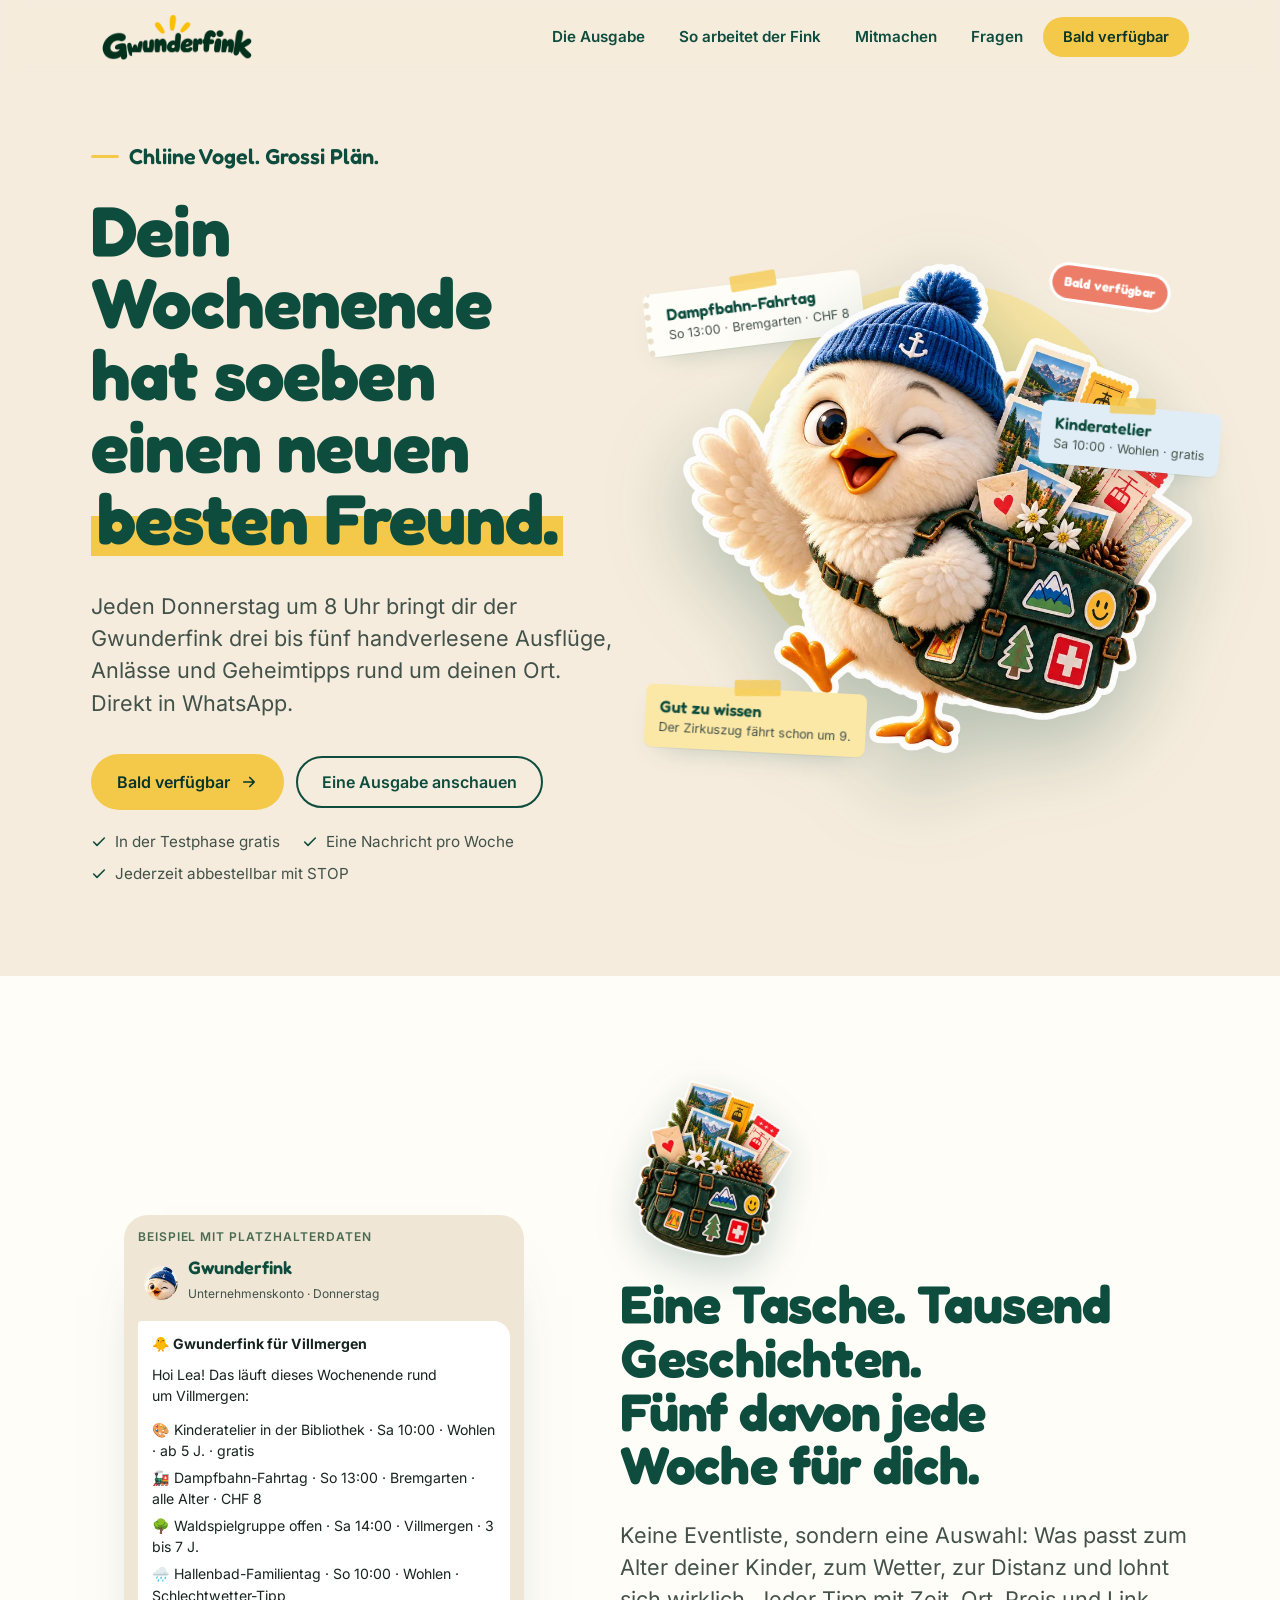
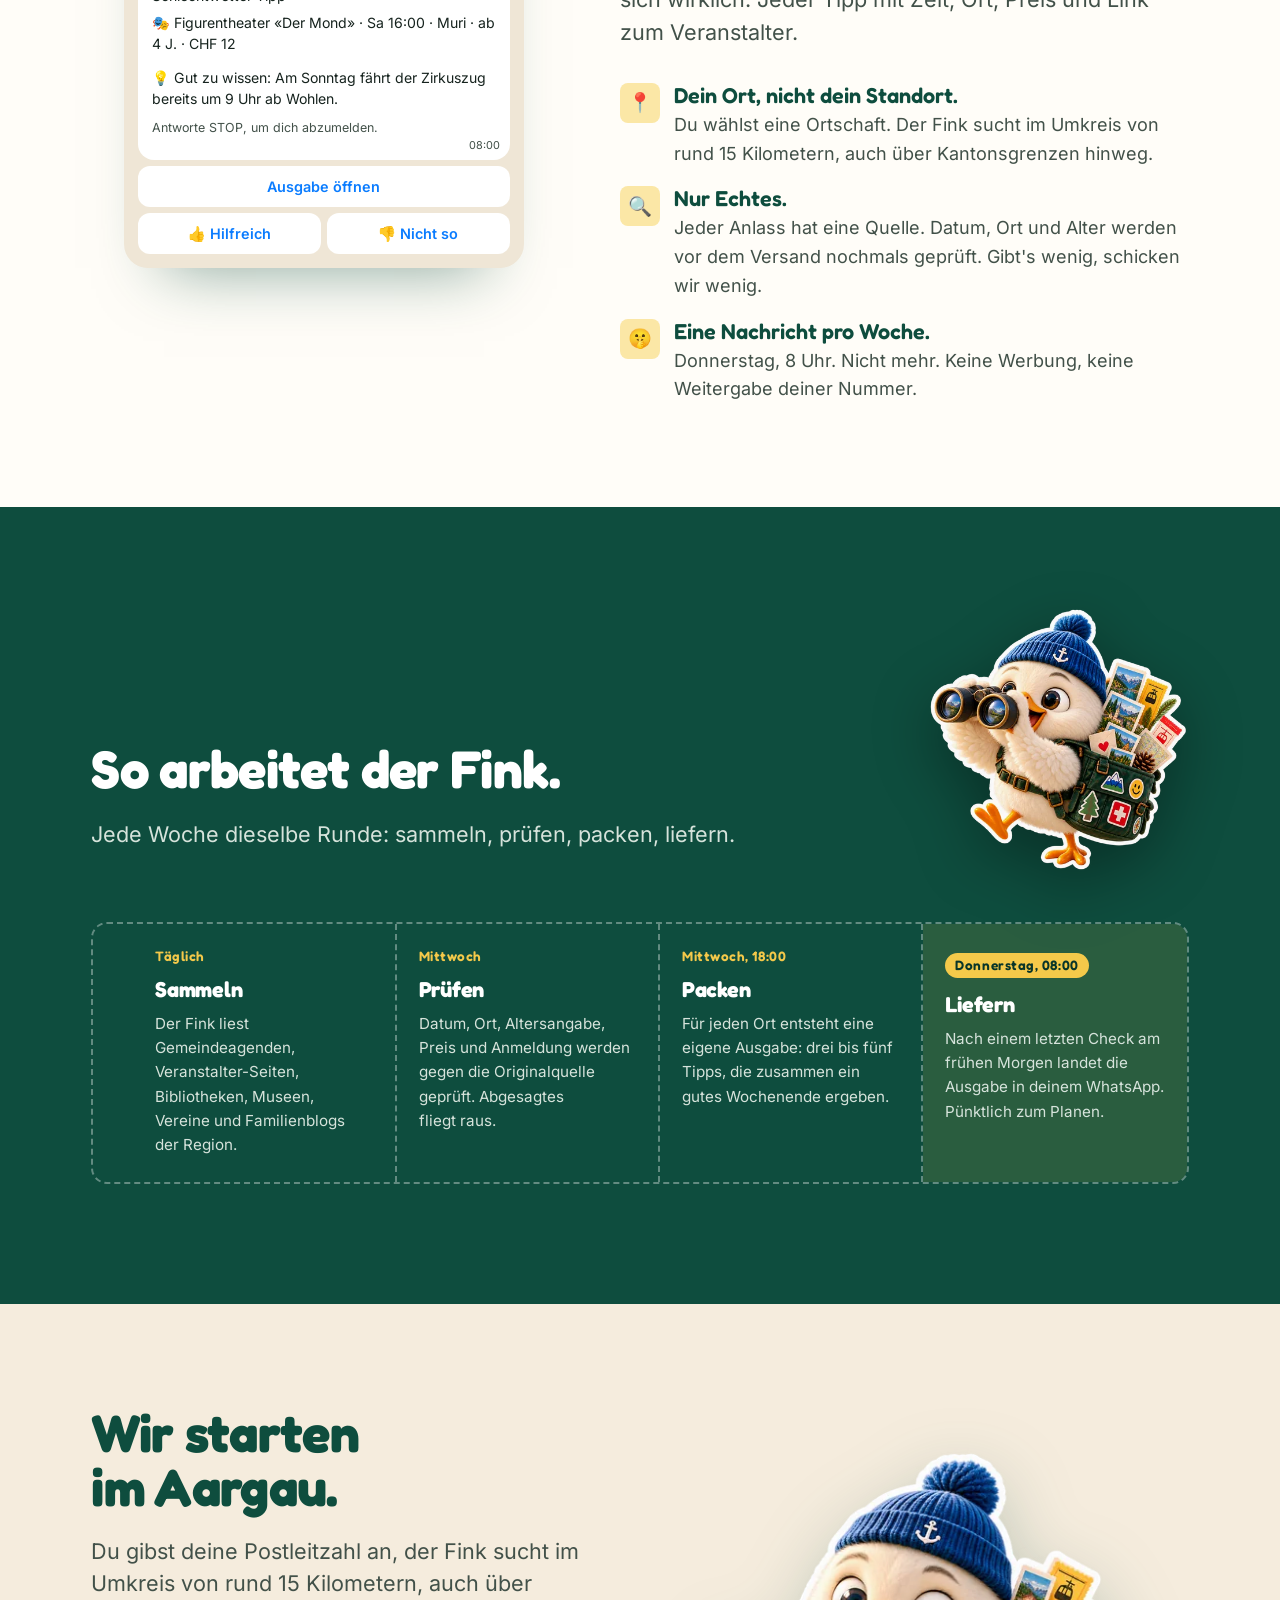
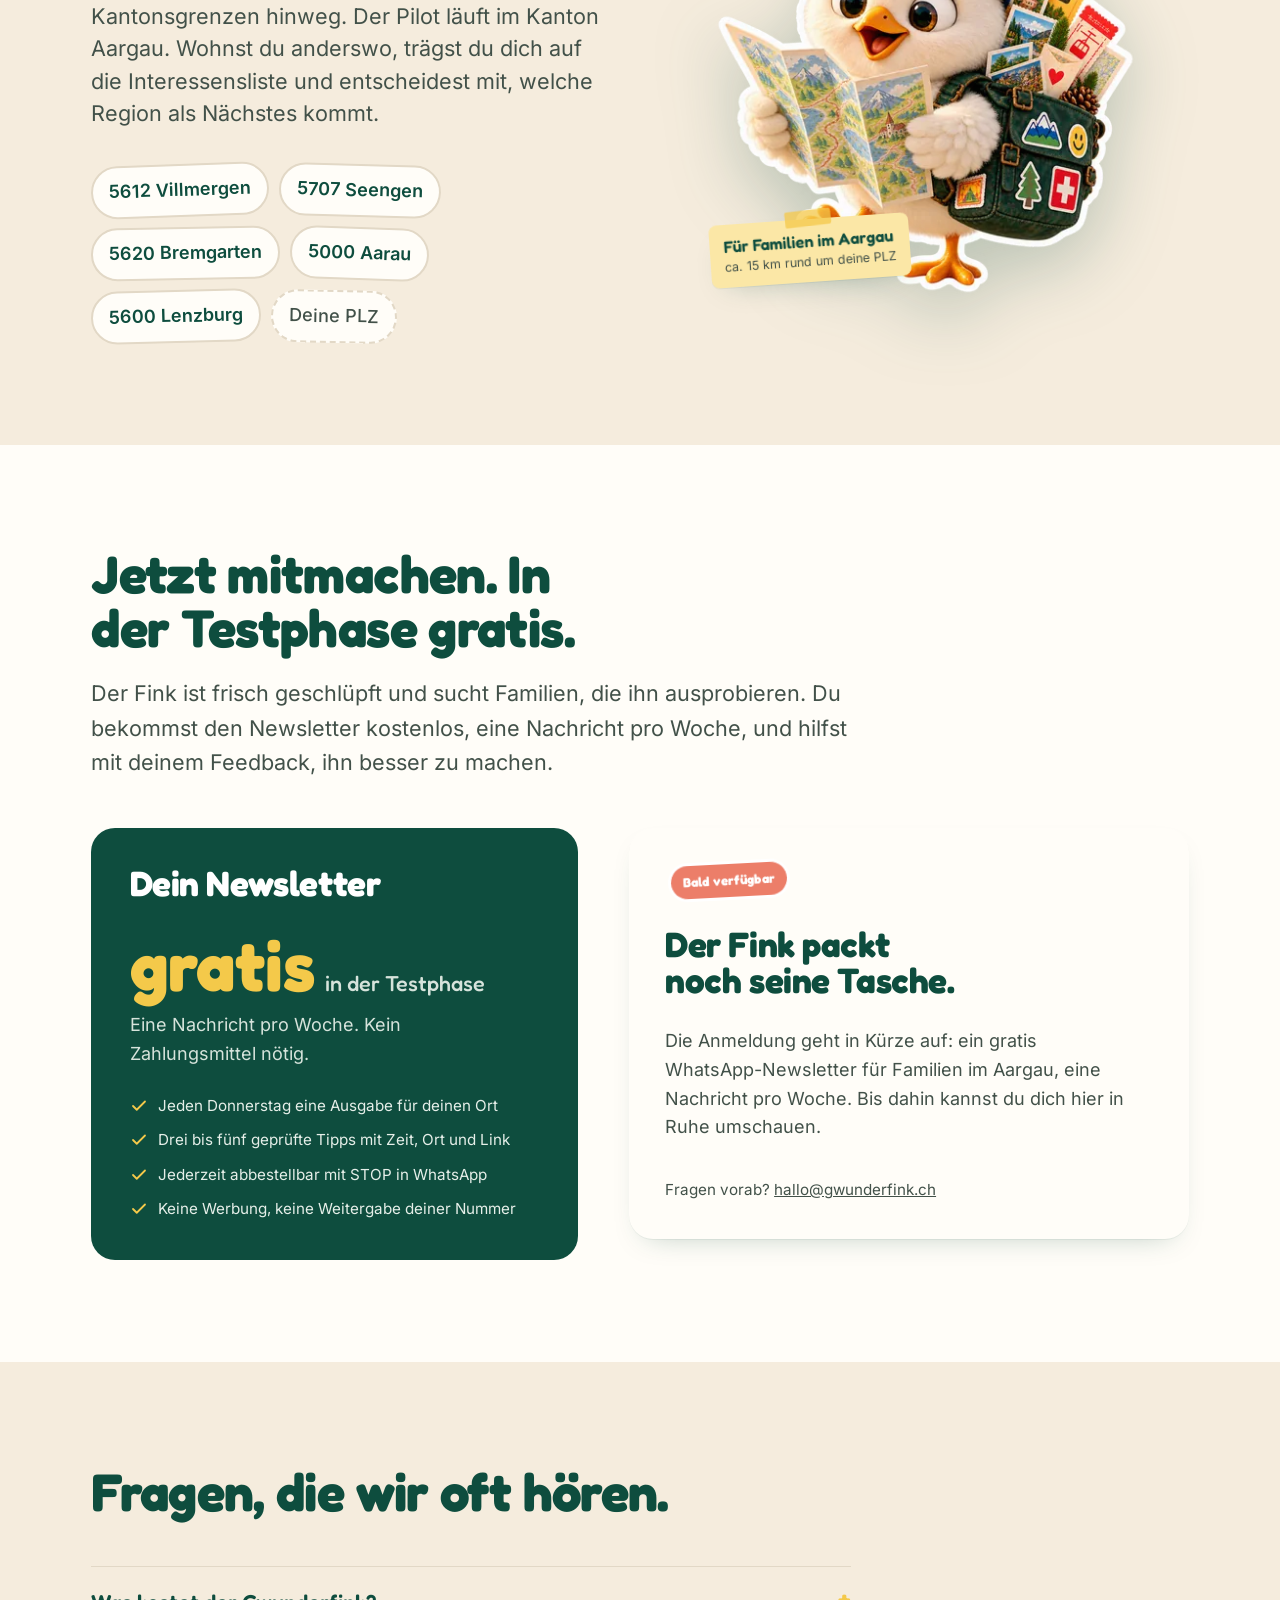
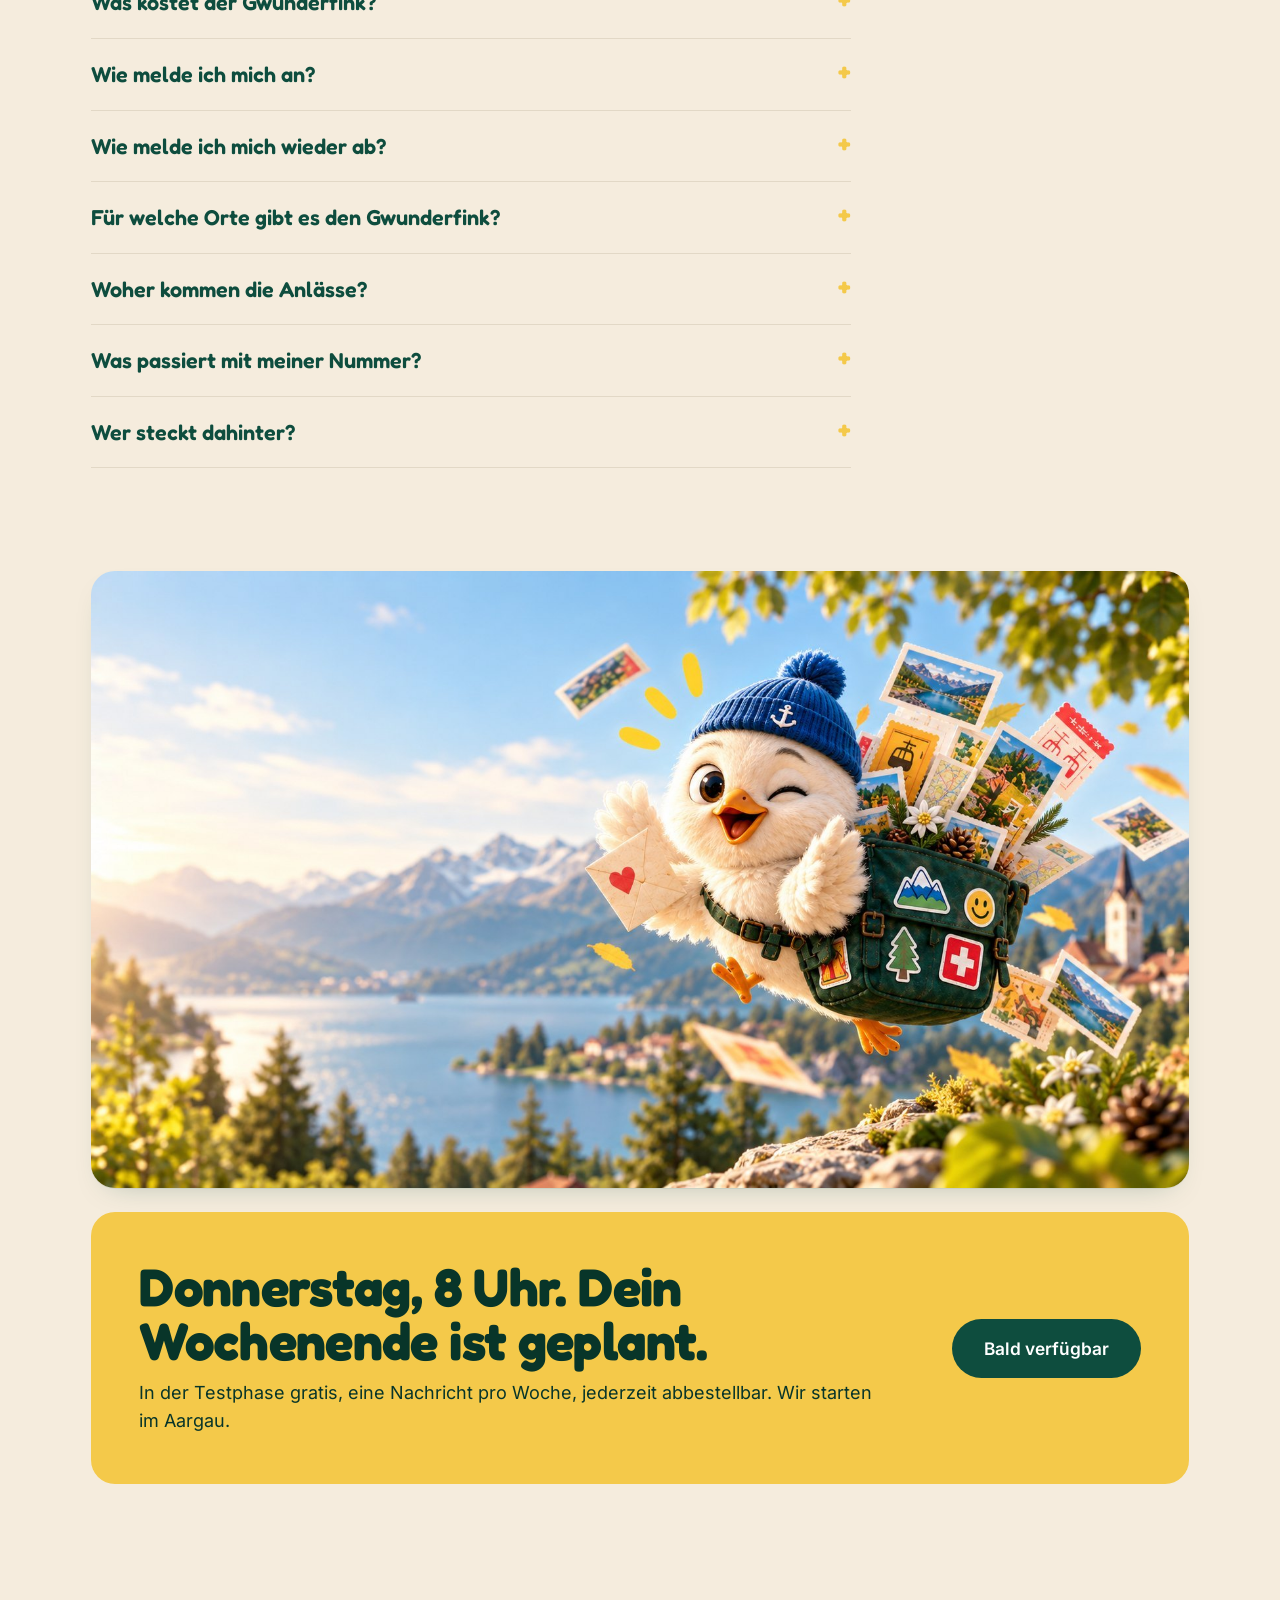
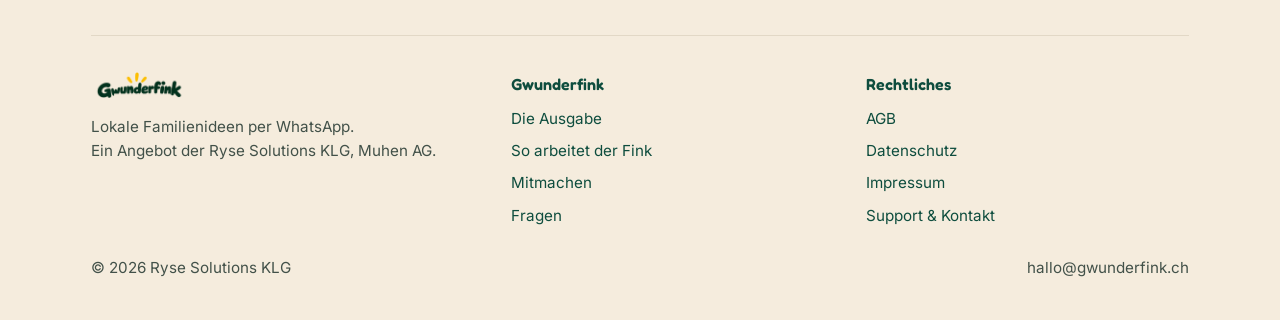
<file: index.html>
<!doctype html>
<html lang="de-CH">
<head>
<meta charset="utf-8">
<meta name="viewport" content="width=device-width, initial-scale=1">
<title>Gwunderfink | Lokale Familienideen per WhatsApp. Gratis in der Testphase.</title>
<meta name="description" content="Jeden Donnerstag um 8 Uhr: drei bis fünf geprüfte Ausflüge und Familienideen rund um deinen Ort im Aargau, direkt in WhatsApp. Eine Nachricht pro Woche.">
<meta property="og:title" content="Gwunderfink. Chliine Vogel. Grossi Plän.">
<meta property="og:description" content="Lokale Familienideen fürs Wochenende, jeden Donnerstag per WhatsApp. In der Testphase gratis.">
<meta property="og:type" content="website">
<meta property="og:site_name" content="Gwunderfink">
<meta property="og:locale" content="de_CH">
<meta property="og:url" content="https://gwunderfink.ch/">
<meta property="og:image" content="https://gwunderfink.ch/assets/og.jpg">
<meta property="og:image:type" content="image/jpeg">
<meta property="og:image:width" content="1200">
<meta property="og:image:height" content="630">
<meta property="og:image:alt" content="Gwunderfink, der Fink mit seiner Tasche und dem Claim: Chliine Vogel. Grossi Plän.">
<meta name="twitter:card" content="summary_large_image">
<meta name="twitter:title" content="Gwunderfink. Chliine Vogel. Grossi Plän.">
<meta name="twitter:description" content="Lokale Familienideen fürs Wochenende, jeden Donnerstag per WhatsApp. In der Testphase gratis.">
<meta name="twitter:image" content="https://gwunderfink.ch/assets/og.jpg">
<link rel="canonical" href="https://gwunderfink.ch/">
<meta name="theme-color" content="#F5ECDD">
<link rel="icon" href="assets/fink-avatar.png">
<link rel="stylesheet" href="/assets/fonts/fonts.css">
<link rel="stylesheet" href="style.css">
<link rel="preload" as="image" href="assets/fink-wink-sm.webp" imagesrcset="assets/fink-wink-sm.webp 450w, assets/fink-wink.webp 900w" imagesizes="(max-width:900px) 80vw, 42vw" fetchpriority="high">
<script type="application/ld+json">{"@context":"https://schema.org","@graph":[{"@type":"Organization","@id":"https://gwunderfink.ch/#organisation","name":"Ryse Solutions KLG","url":"https://gwunderfink.ch/","email":"hallo@gwunderfink.ch","address":{"@type":"PostalAddress","streetAddress":"Talackerstrasse 15","postalCode":"5037","addressLocality":"Muhen","addressCountry":"CH"},"identifier":{"@type":"PropertyValue","propertyID":"UID","value":"CHE-268.832.753"}},{"@type":"WebSite","@id":"https://gwunderfink.ch/#website","url":"https://gwunderfink.ch/","name":"Gwunderfink","description":"Jeden Donnerstag um 8 Uhr: drei bis fünf geprüfte Ausflüge und Familienideen rund um deinen Ort im Aargau, direkt in WhatsApp. Eine Nachricht pro Woche.","inLanguage":"de-CH","publisher":{"@id":"https://gwunderfink.ch/#organisation"}},{"@type":"WebPage","@id":"https://gwunderfink.ch/#seite","url":"https://gwunderfink.ch/","name":"Dein Wochenende hat soeben einen neuen besten Freund.","description":"Jeden Donnerstag um 8 Uhr: drei bis fünf geprüfte Ausflüge und Familienideen rund um deinen Ort im Aargau, direkt in WhatsApp. Eine Nachricht pro Woche.","inLanguage":"de-CH","isPartOf":{"@id":"https://gwunderfink.ch/#website"}}]}</script>
</head>
<body class="preorder">
<a class="skip" href="#main">Zum Inhalt</a>

<header class="nav">
  <div class="wrap nav-in">
    <a class="logo" href="/" aria-label="Gwunderfink Startseite">
      <img class="av" src="assets/fink-avatar.webp" alt="" width="38" height="38">
      <img class="wm" src="assets/wortmarke.webp" alt="Gwunderfink" height="34">
    </a>
    <a class="btn btn-primary btn-sm nav-cta-m only-live" href="#abo">Gratis anmelden</a><a class="btn btn-primary btn-sm nav-cta-m only-preorder" href="#abo">Bald verfügbar</a>
    <button class="nav-toggle" aria-expanded="false" aria-controls="navlinks" aria-label="Menü">
      <svg viewBox="0 0 24 24"><path d="M4 7h16M4 12h16M4 17h16"/></svg>
    </button>
    <nav class="nav-links" id="navlinks">
      <a href="#ausgabe">Die Ausgabe</a>
      <a href="#so">So arbeitet der Fink</a>
      <a href="#mitmachen">Mitmachen</a>
      <a href="#fragen">Fragen</a>
      <a class="btn btn-primary btn-sm only-live" href="#abo">Gratis anmelden</a><a class="btn btn-primary btn-sm only-preorder" href="#abo">Bald verfügbar</a>
    </nav>
  </div>
</header>

<main id="main">

<!-- B · Hero -->
<section class="hero">
  <div class="wrap hero-in">
    <div class="hero-copy">
      <p class="claim">Chliine Vogel. Grossi Plän.</p>
      <h1>Dein Wochenende hat soeben einen neuen <mark>besten Freund.</mark></h1>
      <p class="lead">Jeden Donnerstag um 8 Uhr bringt dir der Gwunderfink drei bis fünf handverlesene Ausflüge, Anlässe und Geheimtipps rund um deinen Ort. Direkt in WhatsApp.</p>
      <div class="hero-cta">
        <a class="btn btn-primary btn-lg only-live" href="#abo">Gratis anmelden <svg class="arrow" viewBox="0 0 24 24"><path d="M5 12h14M13 6l6 6-6 6"/></svg></a>
        <a class="btn btn-primary btn-lg only-preorder" href="#abo">Bald verfügbar <svg class="arrow" viewBox="0 0 24 24"><path d="M5 12h14M13 6l6 6-6 6"/></svg></a>
        <a class="btn btn-outline" href="#ausgabe">Eine Ausgabe anschauen</a>
      </div>
      <ul class="trust">
        <li><svg viewBox="0 0 24 24"><path d="M20 6L9 17l-5-5"/></svg>In der Testphase gratis</li>
        <li><svg viewBox="0 0 24 24"><path d="M20 6L9 17l-5-5"/></svg>Eine Nachricht pro Woche</li>
        <li><svg viewBox="0 0 24 24"><path d="M20 6L9 17l-5-5"/></svg>Jederzeit abbestellbar mit STOP</li>
      </ul>
    </div>

    <div class="stage" aria-label="Der Gwunderfink mit seiner Tasche voller Ideen">
      <div class="sun" aria-hidden="true"></div>
      <img class="fink" src="assets/fink-wink-sm.webp" srcset="assets/fink-wink-sm.webp 450w, assets/fink-wink.webp 900w" sizes="(max-width:900px) 80vw, 42vw" alt="Der Gwunderfink, ein kleiner, flauschiger Vogel mit blauer Seemannsmütze und grüner Umhängetasche voller Postkarten" width="900" height="900">
      <div class="paper ticket p1" aria-hidden="true"><b>Dampfbahn-Fahrtag</b><small>So 13:00 · Bremgarten · CHF&nbsp;8</small></div>
      <div class="paper card p2" aria-hidden="true"><b>Kinderatelier</b><small>Sa 10:00 · Wohlen · gratis</small></div>
      <div class="paper note p3" aria-hidden="true"><b>Gut zu wissen</b><small>Der Zirkuszug fährt schon um 9.</small></div>
      <span class="sticker s-new" aria-hidden="true">Bald verfügbar</span>
    </div>
  </div>
</section>

<!-- C · Die Ausgabe -->
<section id="ausgabe" class="section on-paper">
  <div class="wrap edition">
    <figure class="wa" aria-label="Beispiel einer Gwunderfink-Ausgabe">
      <figcaption class="wa-label">Beispiel mit Platzhalterdaten</figcaption>
      <div class="wa-head"><img src="assets/fink-avatar.webp" alt=""><div><b>Gwunderfink</b><small>Unternehmenskonto · Donnerstag</small></div></div>
      <div class="bubble">
        <p class="head">🐥 Gwunderfink für Villmergen</p>
        <p>Hoi Lea! Das läuft dieses Wochenende rund um Villmergen:</p>
        <p class="tips"><span>🎨 Kinderatelier in der Bibliothek · Sa 10:00 · Wohlen · ab 5 J. · gratis</span><span>🚂 Dampfbahn-Fahrtag · So 13:00 · Bremgarten · alle Alter · CHF&nbsp;8</span><span>🌳 Waldspielgruppe offen · Sa 14:00 · Villmergen · 3 bis 7 J.</span><span>🌧️ Hallenbad-Familientag · So 10:00 · Wohlen · Schlechtwetter-Tipp</span><span>🎭 Figurentheater «Der Mond» · Sa 16:00 · Muri · ab 4 J. · CHF&nbsp;12</span></p>
        <p>💡 Gut zu wissen: Am Sonntag fährt der Zirkuszug bereits um 9 Uhr ab Wohlen.</p>
        <p class="foot">Antworte STOP, um dich abzumelden.</p>
        <time>08:00</time>
      </div>
      <div class="wa-btn">Ausgabe öffnen</div>
      <div class="wa-row"><span class="wa-btn">👍 Hilfreich</span><span class="wa-btn">👎 Nicht so</span></div>
    </figure>
    <div class="edition-copy">
      <img class="bag" src="assets/tasche-sm.webp" srcset="assets/tasche-sm.webp 450w, assets/tasche.webp 900w" sizes="180px" alt="" width="180" height="180" loading="lazy">
      <h2>Eine Tasche. Tausend Geschichten. Fünf davon jede Woche für dich.</h2>
      <p class="lead">Keine Eventliste, sondern eine Auswahl: Was passt zum Alter deiner Kinder, zum Wetter, zur Distanz und lohnt sich wirklich. Jeder Tipp mit Zeit, Ort, Preis und Link zum Veranstalter.</p>
      <ul class="rules">
        <li><span class="mark">📍</span><div><b>Dein Ort, nicht dein Standort.</b><p>Du wählst eine Ortschaft. Der Fink sucht im Umkreis von rund 15 Kilometern, auch über Kantonsgrenzen hinweg.</p></div></li>
        <li><span class="mark">🔍</span><div><b>Nur Echtes.</b><p>Jeder Anlass hat eine Quelle. Datum, Ort und Alter werden vor dem Versand nochmals geprüft. Gibt's wenig, schicken wir wenig.</p></div></li>
        <li><span class="mark">🤫</span><div><b>Eine Nachricht pro Woche.</b><p>Donnerstag, 8 Uhr. Nicht mehr. Keine Werbung, keine Weitergabe deiner Nummer.</p></div></li>
      </ul>
    </div>
  </div>
</section>

<!-- D · So arbeitet der Fink -->
<section id="so" class="section on-forest">
  <div class="wrap">
    <div class="head-with-fink">
      <div class="section-head">
        <h2>So arbeitet der Fink.</h2>
        <p>Jede Woche dieselbe Runde: sammeln, prüfen, packen, liefern.</p>
      </div>
      <img class="fink-side" src="assets/fink-fernglas-sm.webp" srcset="assets/fink-fernglas-sm.webp 450w, assets/fink-fernglas.webp 900w" sizes="(max-width:900px) 40vw, 260px" alt="Der Gwunderfink schaut durchs Fernglas" width="260" height="260" loading="lazy">
    </div>
    <ol class="week">
      <li><span class="day">Täglich</span><h3>Sammeln</h3><p>Der Fink liest Gemeindeagenden, Veranstalter-Seiten, Bibliotheken, Museen, Vereine und Familienblogs der Region.</p></li>
      <li><span class="day">Mittwoch</span><h3>Prüfen</h3><p>Datum, Ort, Altersangabe, Preis und Anmeldung werden gegen die Originalquelle geprüft. Abgesagtes fliegt raus.</p></li>
      <li><span class="day">Mittwoch, 18:00</span><h3>Packen</h3><p>Für jeden Ort entsteht eine eigene Ausgabe: drei bis fünf Tipps, die zusammen ein gutes Wochenende ergeben.</p></li>
      <li class="hot"><span class="day">Donnerstag, 08:00</span><h3>Liefern</h3><p>Nach einem letzten Check am frühen Morgen landet die Ausgabe in deinem WhatsApp. Pünktlich zum Planen.</p></li>
    </ol>
  </div>
</section>

<!-- E · Region -->
<section class="section">
  <div class="wrap region">
    <div>
      <h2>Wir starten im Aargau.</h2>
      <p class="lead">Du gibst deine Postleitzahl an, der Fink sucht im Umkreis von rund 15 Kilometern, auch über Kantonsgrenzen hinweg. Der Pilot läuft im Kanton Aargau. Wohnst du anderswo, trägst du dich auf die Interessensliste und entscheidest mit, welche Region als Nächstes kommt.</p>
      <ul class="places">
        <li style="--rot:-2deg">5612 Villmergen</li>
        <li style="--rot:1.5deg">5707 Seengen</li>
        <li style="--rot:-1deg">5620 Bremgarten</li>
        <li style="--rot:2deg">5000 Aarau</li>
        <li style="--rot:-1.5deg">5600 Lenzburg</li>
        <li class="soon" style="--rot:1deg">Deine PLZ</li>
      </ul>
    </div>
    <figure class="map-fink">
      <img src="assets/fink-karte-sm.webp" srcset="assets/fink-karte-sm.webp 450w, assets/fink-karte.webp 900w" sizes="(max-width:900px) 70vw, 420px" alt="Der Gwunderfink studiert eine Wanderkarte" width="420" height="420" loading="lazy">
      <span class="paper note tag" aria-hidden="true"><b>Für Familien im Aargau</b><small>ca. 15&nbsp;km rund um deine PLZ</small></span>
    </figure>
  </div>
</section>

<!-- F/G · Mitmachen + Anmeldung -->
<section id="mitmachen" class="section on-paper">
  <div class="wrap">
    <div class="section-head">
      <h2>Jetzt mitmachen. In der Testphase gratis.</h2>
      <p>Der Fink ist frisch geschlüpft und sucht Familien, die ihn ausprobieren. Du bekommst den Newsletter kostenlos, eine Nachricht pro Woche, und hilfst mit deinem Feedback, ihn besser zu machen.</p>
    </div>
    <div class="offer" id="abo">
      <aside class="price-card">
        <h2>Dein Newsletter</h2>
        <div class="price"><span class="big">gratis</span><span class="unit">in der Testphase</span></div>
        <p class="price-note">Eine Nachricht pro Woche. Kein Zahlungsmittel nötig.</p>
        <ul class="includes">
          <li><svg viewBox="0 0 24 24"><path d="M20 6L9 17l-5-5"/></svg>Jeden Donnerstag eine Ausgabe für deinen Ort</li>
          <li><svg viewBox="0 0 24 24"><path d="M20 6L9 17l-5-5"/></svg>Drei bis fünf geprüfte Tipps mit Zeit, Ort und Link</li>
          <li><svg viewBox="0 0 24 24"><path d="M20 6L9 17l-5-5"/></svg>Jederzeit abbestellbar mit STOP in WhatsApp</li>
          <li><svg viewBox="0 0 24 24"><path d="M20 6L9 17l-5-5"/></svg>Keine Werbung, keine Weitergabe deiner Nummer</li>
        </ul>
      </aside>

      <div class="signup soon-card only-preorder" id="soon">
        <span class="sticker" style="position:static;display:inline-block;margin-bottom:12px">Bald verfügbar</span>
        <h2>Der Fink packt noch seine Tasche.</h2>
        <p>Die Anmeldung geht in Kürze auf: ein gratis WhatsApp-Newsletter für Familien im Aargau, eine Nachricht pro Woche. Bis dahin kannst du dich hier in Ruhe umschauen.</p>
        <p style="margin:0;color:var(--ink-soft);font-size:var(--fs-0)">Fragen vorab? <a href="mailto:hallo@gwunderfink.ch">hallo@gwunderfink.ch</a></p>
      </div>
      <form id="signup" class="signup only-live" novalidate>
        <h2>Hol dir den Fink.</h2>
        <label>
          <span>Deine Postleitzahl <small>(Aargau)</small></span>
          <input name="plz" type="text" inputmode="numeric" pattern="[1-9][0-9]{3}" maxlength="4" placeholder="5612" autocomplete="postal-code" required>
        </label>
        <div class="two">
          <label>
            <span>Deine WhatsApp-Nummer</span>
            <input name="phone" type="tel" inputmode="tel" placeholder="+41 79 123 45 67" autocomplete="tel" required>
          </label>
          <label>
            <span>Vorname <small>(optional)</small></span>
            <input name="first_name" type="text" autocomplete="given-name" maxlength="30">
          </label>
        </div>
        <label class="consent">
          <input type="checkbox" name="consent" required>
          <span id="consent-text">Ich möchte den Gwunderfink als wöchentlichen WhatsApp-Newsletter erhalten (in der Testphase gratis) und kann mich jederzeit mit STOP wieder abmelden. Ich akzeptiere die <a href="legal/agb.html">AGB</a> und habe die <a href="legal/datenschutz.html">Datenschutzerklärung</a> gelesen.</span>
        </label>
        <button type="submit" class="btn btn-primary btn-lg">Gratis anmelden</button>
        <p class="form-msg" role="status" aria-live="polite"></p>
        <p style="font-size:.82rem;color:var(--ink-soft);margin:0">Nach dem Klick schickt dir der Fink einen Code per WhatsApp. Gib ihn ein, dann bist du dabei.</p>
      </form>
    </div>
  </div>
</section>

<!-- H · FAQ -->
<section id="fragen" class="section">
  <div class="wrap">
    <div class="section-head"><h2>Fragen, die wir oft hören.</h2></div>
    <div class="faq">
      <details><summary>Was kostet der Gwunderfink?</summary><p>In der Testphase nichts. Du bekommst den Newsletter gratis. Sollten wir später ein bezahltes Abo einführen, sagen wir es rechtzeitig und fragen vorher. Niemand wird ungefragt zahlungspflichtig.</p></details>
      <details><summary>Wie melde ich mich an?</summary><p>Postleitzahl und WhatsApp-Nummer eintragen, Haken setzen, fertig. Danach schickt dir der Fink einen sechsstelligen Code per WhatsApp. Gibst du ihn ein, ist deine Nummer bestätigt und du bist ab dem nächsten Donnerstag dabei.</p></details>
      <details><summary>Wie melde ich mich wieder ab?</summary><p>Jederzeit mit der Antwort STOP in WhatsApp. Danach kommt keine Nachricht mehr. Kein Formular, keine Begründung nötig.</p></details>
      <details><summary>Für welche Orte gibt es den Gwunderfink?</summary><p>Der Pilot läuft im Kanton Aargau. Du gibst deine PLZ an, der Fink sucht im Umkreis von rund 15 Kilometern, auch über Kantonsgrenzen hinweg. Weitere Regionen folgen, und die Interessensliste entscheidet mit, welche zuerst.</p></details>
      <details><summary>Woher kommen die Anlässe?</summary><p>Aus öffentlichen Gemeindeagenden, Veranstalter-Websites, Bibliotheken, Museen, Vereinen und Familienblogs der Region. Wir verlinken immer auf die Originalquelle und übernehmen keine fremden Bilder.</p></details>
      <details><summary>Was passiert mit meiner Nummer?</summary><p>Sie wird ausschliesslich für den Versand des Newsletters gespeichert. Nie weitergegeben, nie für Werbung. Alles Weitere in der <a href="legal/datenschutz.html">Datenschutzerklärung</a>.</p></details>
      <details><summary>Wer steckt dahinter?</summary><p>Gwunderfink ist ein Angebot der Ryse Solutions KLG aus dem Aargau, einem kleinen Schweizer Team, das selber Familie hat und am Donnerstag wissen will, was am Wochenende läuft. <a href="legal/impressum.html">Impressum</a></p></details>
    </div>
  </div>
</section>

<section class="section" style="padding-top:0">
  <div class="wrap">
    <figure class="band"><img src="assets/keyvisual.jpg" srcset="assets/keyvisual-sm.jpg 836w, assets/keyvisual.jpg 1672w" sizes="(max-width:1200px) 100vw, 1200px" alt="Der Gwunderfink fliegt mit seiner Tasche über eine Schweizer Seenlandschaft" width="1672" height="941" loading="lazy"></figure>
    <div class="final">
      <div><h2>Donnerstag, 8 Uhr. Dein Wochenende ist geplant.</h2><p>In der Testphase gratis, eine Nachricht pro Woche, jederzeit abbestellbar. Wir starten im Aargau.</p></div>
      <a class="btn btn-forest btn-lg only-live" href="#abo">Jetzt anmelden</a><span class="btn btn-forest btn-lg only-preorder" aria-hidden="true">Bald verfügbar</span>
    </div>
  </div>
</section>
</main>

<footer>
  <div class="wrap">
    <div class="foot-in">
      <div class="foot-brand">
        <img src="assets/wortmarke.webp" alt="Gwunderfink">
        <p>Lokale Familienideen per WhatsApp.<br>Ein Angebot der Ryse Solutions KLG, Muhen AG.</p>
      </div>
      <div>
        <h4>Gwunderfink</h4>
        <ul><li><a href="#ausgabe">Die Ausgabe</a></li><li><a href="#so">So arbeitet der Fink</a></li><li><a href="#mitmachen">Mitmachen</a></li><li><a href="#fragen">Fragen</a></li></ul>
      </div>
      <div>
        <h4>Rechtliches</h4>
        <ul><li><a href="legal/agb.html">AGB</a></li><li><a href="legal/datenschutz.html">Datenschutz</a></li><li><a href="legal/impressum.html">Impressum</a></li><li><a href="legal/support.html">Support &amp; Kontakt</a></li></ul>
      </div>
    </div>
    <div class="foot-legal"><span>© 2026 Ryse Solutions KLG</span><span>hallo@gwunderfink.ch</span></div>
  </div>
</footer>

<script src="app.js"></script>
</body>
</html>
</file>
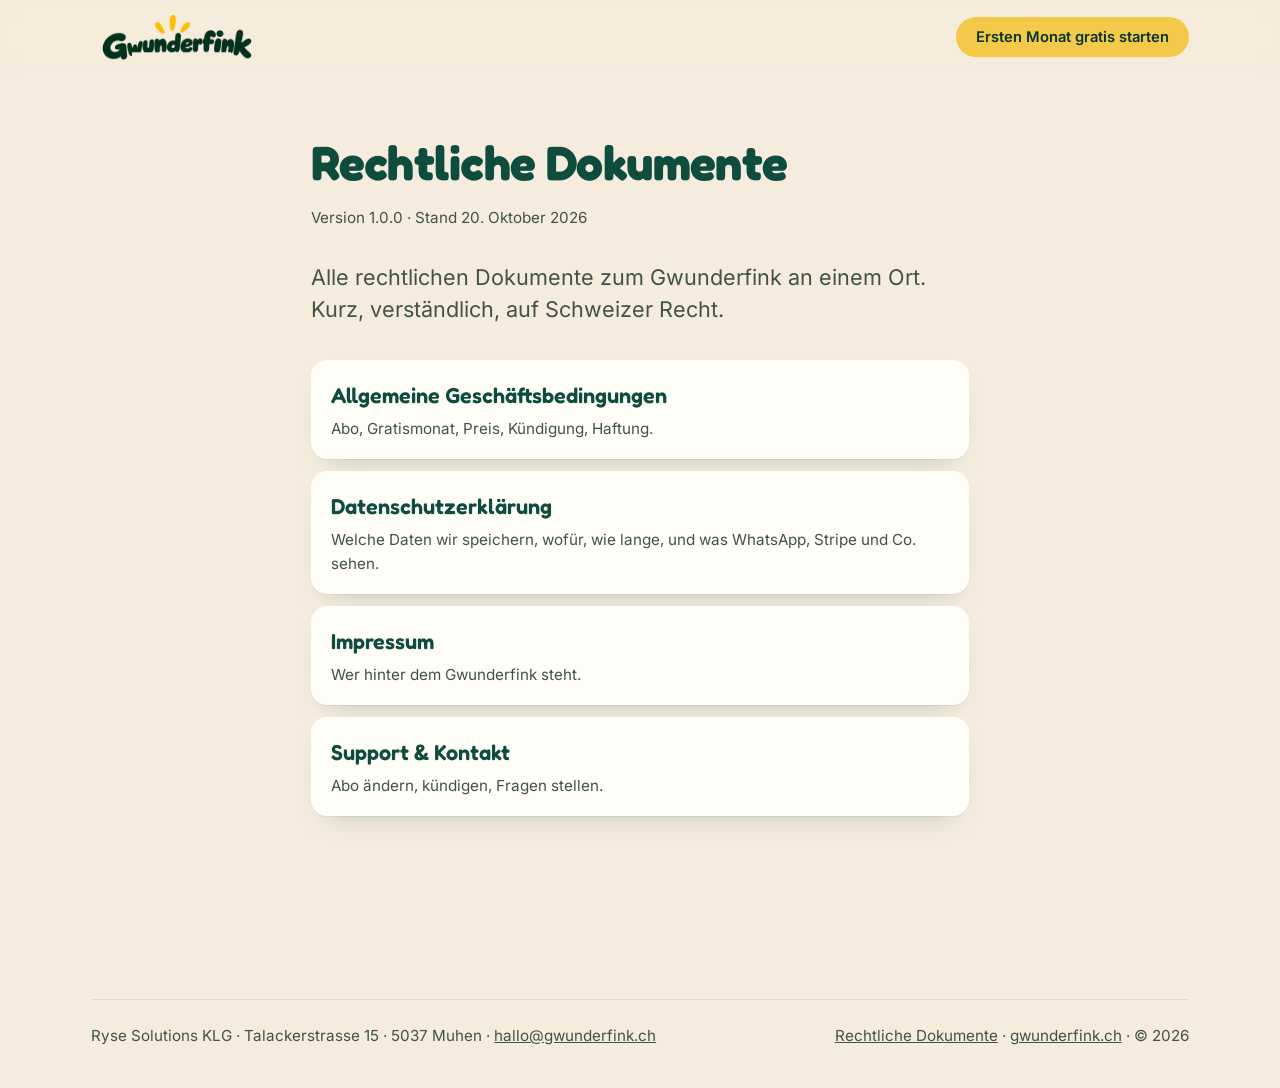
<file: legal/index.html>
<!doctype html>
<html lang="de-CH">
<head>
<meta charset="utf-8">
<meta name="viewport" content="width=device-width, initial-scale=1">
<meta name="description" content="Rechtliche Dokumente von Gwunderfink. Der Fink wo weiss, wo's lauft.">

<link rel="canonical" href="https://gwunderfink.ch/legal/index.html">
<meta property="og:type" content="website">
<meta property="og:site_name" content="Gwunderfink">
<meta property="og:locale" content="de_CH">
<meta property="og:title" content="Rechtliche Dokumente | Gwunderfink">
<meta property="og:description" content="Rechtliche Dokumente von Gwunderfink. Der Fink wo weiss, wo's lauft.">
<meta property="og:url" content="https://gwunderfink.ch/legal/index.html">
<meta property="og:image" content="https://gwunderfink.ch/assets/og.jpg">
<meta property="og:image:width" content="1200">
<meta property="og:image:height" content="630">
<meta name="twitter:card" content="summary_large_image">
<meta name="twitter:title" content="Rechtliche Dokumente | Gwunderfink">
<meta name="twitter:description" content="Rechtliche Dokumente von Gwunderfink. Der Fink wo weiss, wo's lauft.">
<meta name="twitter:image" content="https://gwunderfink.ch/assets/og.jpg">
<title>Rechtliche Dokumente | Gwunderfink</title>
<meta name="description" content="AGB, Datenschutzerklärung, Impressum und Support des Gwunderfink.">
<meta name="theme-color" content="#F5ECDD">
<link rel="icon" href="../assets/fink-avatar.png">
<link rel="stylesheet" href="/assets/fonts/fonts.css">
<link rel="stylesheet" href="../style.css">
<script type="application/ld+json">{"@context":"https://schema.org","@graph":[{"@type":"Organization","@id":"https://gwunderfink.ch/#organisation","name":"Ryse Solutions KLG","url":"https://gwunderfink.ch/","email":"hallo@gwunderfink.ch","address":{"@type":"PostalAddress","streetAddress":"Talackerstrasse 15","postalCode":"5037","addressLocality":"Muhen","addressCountry":"CH"},"identifier":{"@type":"PropertyValue","propertyID":"UID","value":"CHE-268.832.753"}},{"@type":"WebSite","@id":"https://gwunderfink.ch/#website","url":"https://gwunderfink.ch/","name":"Gwunderfink","description":"Jeden Donnerstag um 8 Uhr: drei bis fünf geprüfte Ausflüge, Anlässe und Familienideen rund um deinen Ort im Aargau, direkt in WhatsApp. In der Testphase gratis, eine Nachricht pro Woche, jederzeit abbestellbar.","inLanguage":"de-CH","publisher":{"@id":"https://gwunderfink.ch/#organisation"}},{"@type":"WebPage","@id":"https://gwunderfink.ch/legal/index.html#seite","url":"https://gwunderfink.ch/legal/index.html","name":"Rechtliche Dokumente","description":"Rechtliche Dokumente von Gwunderfink. Der Fink wo weiss, wo's lauft.","inLanguage":"de-CH","isPartOf":{"@id":"https://gwunderfink.ch/#website"}},{"@type":"BreadcrumbList","@id":"https://gwunderfink.ch/legal/index.html#krumen","itemListElement":[{"@type":"ListItem","position":1,"name":"Start","item":"https://gwunderfink.ch/"},{"@type":"ListItem","position":2,"name":"Rechtliches","item":"https://gwunderfink.ch/legal/index.html"}]}]}</script>
</head>
<body>
<a class="skip" href="#main">Zum Inhalt</a>
<header class="nav"><div class="wrap nav-in">
  <a class="logo" href="../"><img class="wm" src="../assets/wortmarke.webp" alt="Gwunderfink" height="46"></a>
  <nav class="nav-links" style="display:flex;position:static;background:none;border:0;padding:0;flex-direction:row"><a class="btn btn-primary btn-sm" href="../#abo">Ersten Monat gratis starten</a></nav>
</div></header>
<main id="main" class="page">

<h1>Rechtliche Dokumente</h1>
<p class="meta">Version 1.0.0 · Stand 20. Oktober 2026</p>
<p class="lead">Alle rechtlichen Dokumente zum Gwunderfink an einem Ort. Kurz, verständlich, auf Schweizer Recht.</p>
<ul class="doclist">
  <li><a href="agb.html"><b>Allgemeine Geschäftsbedingungen</b><span>Abo, Gratismonat, Preis, Kündigung, Haftung.</span></a></li>
  <li><a href="datenschutz.html"><b>Datenschutzerklärung</b><span>Welche Daten wir speichern, wofür, wie lange, und was WhatsApp, Stripe und Co. sehen.</span></a></li>
  <li><a href="impressum.html"><b>Impressum</b><span>Wer hinter dem Gwunderfink steht.</span></a></li>
  <li><a href="support.html"><b>Support &amp; Kontakt</b><span>Abo ändern, kündigen, Fragen stellen.</span></a></li>
</ul>
</main>
<footer><div class="wrap"><div class="foot-legal" style="border-top:1px solid var(--line);padding-top:24px"><span>Ryse Solutions KLG · Talackerstrasse 15 · 5037 Muhen · <a href="mailto:hallo@gwunderfink.ch">hallo@gwunderfink.ch</a></span><span><a href="index.html">Rechtliche Dokumente</a> · <a href="../">gwunderfink.ch</a> · © 2026</span></div></div></footer>
</body>
</html>
</file>
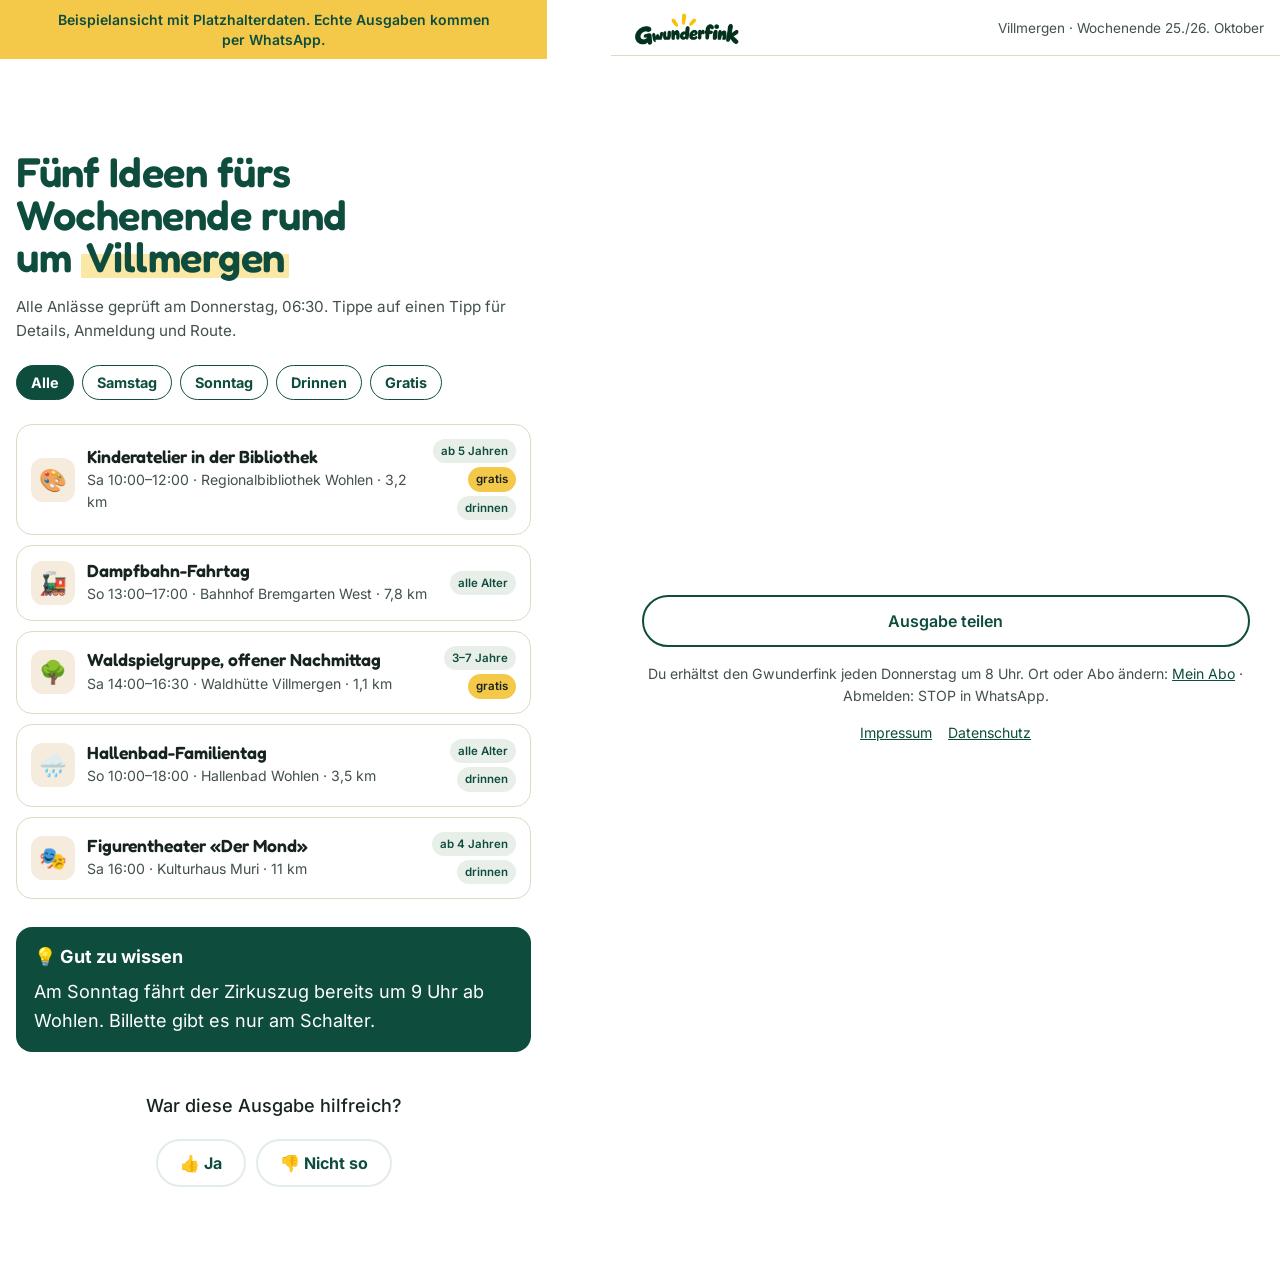
<file: ausgabe.html>
<!doctype html>
<html lang="de-CH">
<head>
<meta charset="utf-8">
<meta name="viewport" content="width=device-width, initial-scale=1">
<title>Deine Ausgabe | Gwunderfink</title>
<meta name="robots" content="noindex">
<link rel="icon" href="assets/fink-avatar.png">
<link rel="stylesheet" href="/assets/fonts/fonts.css">
<link rel="stylesheet" href="style.css">
<link rel="stylesheet" href="ausgabe.css">
</head>
<body class="edition">
<p class="demo-note" role="note" style="margin:0;padding:10px 16px;text-align:center;font:600 14px/1.4 Inter,sans-serif;background:#F4C94A;color:#0E4D3E">Beispielansicht mit Platzhalterdaten. Echte Ausgaben kommen per WhatsApp.</p>
<header class="ed-head">
  <a class="logo" href="/"><img class="wm" src="assets/wortmarke.webp" alt="Gwunderfink" style="height:32px;width:auto"></a>
  <p class="ed-meta"><span id="ed-place">Villmergen</span><span id="ed-week"> · Wochenende 25./26. Oktober</span></p>
</header>

<main class="ed-main">
  <h1 id="ed-title">Fünf Ideen fürs Wochenende rund um <em>Villmergen</em></h1>
  <p class="ed-intro">Alle Anlässe geprüft am <span id="ed-checked">Donnerstag, 06:30</span>. Tippe auf einen Tipp für Details, Anmeldung und Route.</p>

  <div class="ed-filter" role="group" aria-label="Filter">
    <button class="chip is-on" data-f="all">Alle</button>
    <button class="chip" data-f="sa">Samstag</button>
    <button class="chip" data-f="so">Sonntag</button>
    <button class="chip" data-f="indoor">Drinnen</button>
    <button class="chip" data-f="free">Gratis</button>
  </div>

  <ol class="tips" id="tips"></ol>

  <aside class="nice" id="nice">
    <b>💡 Gut zu wissen</b>
    <p id="nice-text"></p>
  </aside>

  <section class="ed-feedback">
    <p>War diese Ausgabe hilfreich?</p>
    <div class="ed-fb-row">
      <button class="fb" data-v="up">👍 Ja</button>
      <button class="fb" data-v="down">👎 Nicht so</button>
    </div>
    <p class="form-msg" role="status" aria-live="polite"></p>
  </section>
</main>

<footer class="ed-foot">
  <button class="btn btn-outline" id="share">Ausgabe teilen</button>
  <p>Du erhältst den Gwunderfink jeden Donnerstag um 8 Uhr. Ort oder Abo ändern: <a href="konto.html">Mein Abo</a> · Abmelden: STOP in WhatsApp.</p>
  <nav><a href="legal/impressum.html">Impressum</a><a href="legal/datenschutz.html">Datenschutz</a></nav>
</footer>

<template id="tip-tpl">
  <li class="tip">
    <details>
      <summary>
        <span class="tip-emoji"></span>
        <span class="tip-main">
          <b class="tip-title"></b>
          <span class="tip-line"></span>
        </span>
        <span class="tip-badges"></span>
      </summary>
      <div class="tip-body">
        <p class="tip-desc"></p>
        <dl class="tip-facts"></dl>
        <div class="tip-actions">
          <a class="btn btn-primary tip-link" target="_blank" rel="noopener">Zum Veranstalter</a>
          <a class="btn btn-outline tip-route" target="_blank" rel="noopener">Route</a>
        </div>
        <p class="tip-source">Quelle: <a target="_blank" rel="noopener"></a></p>
      </div>
    </details>
  </li>
</template>

<script src="ausgabe.js"></script>
</body>
</html>
</file>
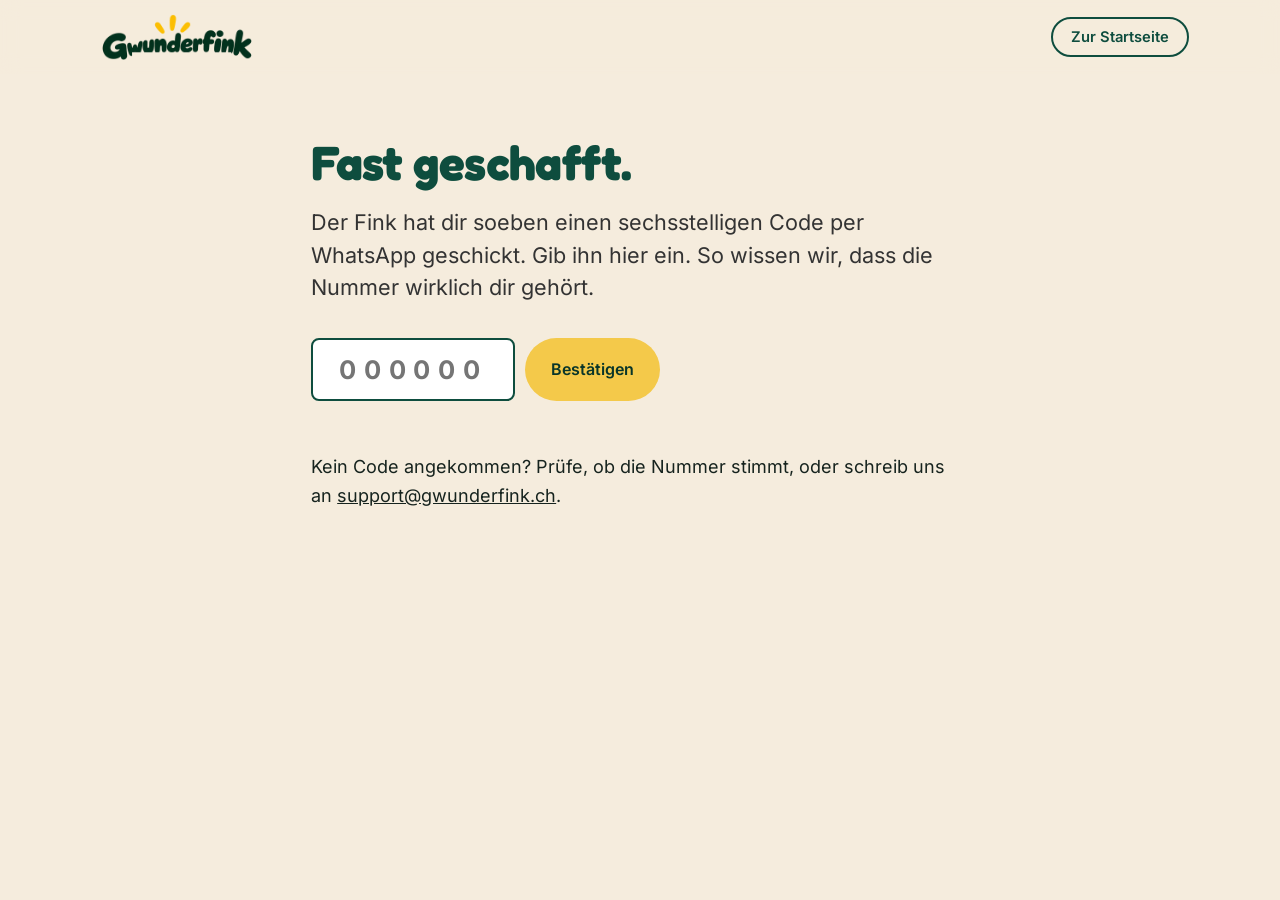
<file: danke.html>
<!doctype html>
<html lang="de-CH"><head><meta charset="utf-8"><meta name="viewport" content="width=device-width, initial-scale=1">
<meta name="description" content="Danke, dein Eintrag ist eingegangen.">
<meta name="robots" content="noindex">
<link rel="canonical" href="https://gwunderfink.ch/danke.html">
<meta property="og:type" content="website">
<meta property="og:site_name" content="Gwunderfink">
<meta property="og:locale" content="de_CH">
<meta property="og:title" content="Fast geschafft | Gwunderfink">
<meta property="og:description" content="Danke, dein Eintrag ist eingegangen.">
<meta property="og:url" content="https://gwunderfink.ch/danke.html">
<meta property="og:image" content="https://gwunderfink.ch/assets/og.jpg">
<meta property="og:image:width" content="1200">
<meta property="og:image:height" content="630">
<meta name="twitter:card" content="summary_large_image">
<meta name="twitter:title" content="Fast geschafft | Gwunderfink">
<meta name="twitter:description" content="Danke, dein Eintrag ist eingegangen.">
<meta name="twitter:image" content="https://gwunderfink.ch/assets/og.jpg">
<title>Fast geschafft | Gwunderfink</title><link rel="icon" href="assets/fink-avatar.png">
<link rel="stylesheet" href="/assets/fonts/fonts.css">
<link rel="stylesheet" href="style.css"></head>
<body>
<header class="nav"><div class="wrap nav-in">
  <a class="logo" href="/"><img class="wm" src="assets/wortmarke.webp" alt="Gwunderfink" height="46"></a>
  <nav class="nav-links" style="display:flex;position:static;background:none;border:0;padding:0;flex-direction:row"><a class="btn btn-outline btn-sm" href="/">Zur Startseite</a></nav>
</div></header>
<main class="page">
<h1>Fast geschafft.</h1>
<p class="lead" style="color:#333">Der Fink hat dir soeben einen sechsstelligen Code per WhatsApp geschickt. Gib ihn hier ein. So wissen wir, dass die Nummer wirklich dir gehört.</p>
<form id="verify" novalidate>
  <div class="code"><input name="code" inputmode="numeric" maxlength="6" autocomplete="one-time-code" placeholder="000000" aria-label="Bestätigungscode"><button class="btn btn-primary" type="submit">Bestätigen</button></div>
  <p class="form-msg" role="status" aria-live="polite"></p>
</form>
<p>Kein Code angekommen? Prüfe, ob die Nummer stimmt, oder schreib uns an <a href="mailto:support@gwunderfink.ch">support@gwunderfink.ch</a>.</p>
</main>
<script src="app.js"></script></body></html>
</file>
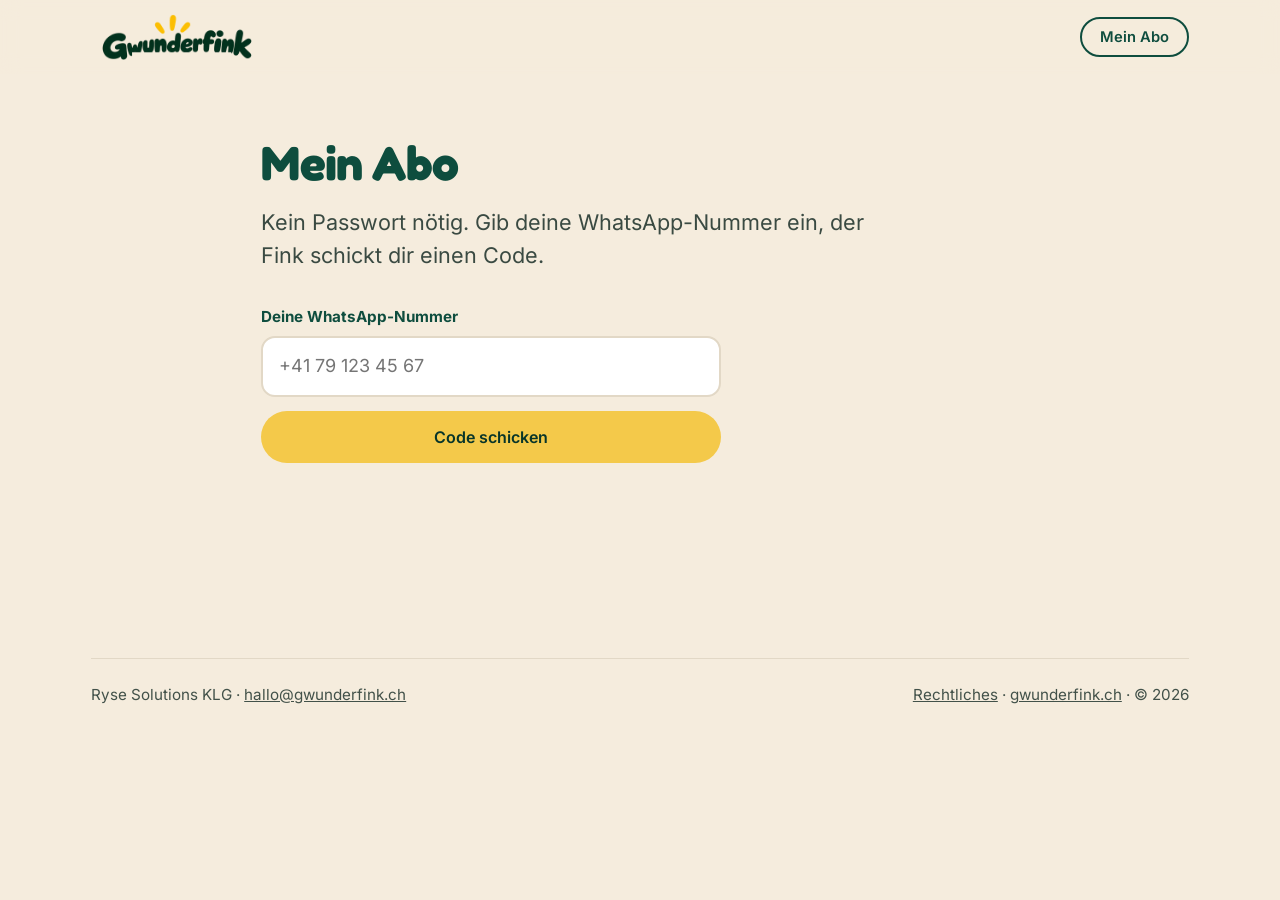
<file: konto.html>
<!doctype html>
<html lang="de-CH">
<head>
<meta charset="utf-8">
<meta name="viewport" content="width=device-width, initial-scale=1">
<title>Mein Abo | Gwunderfink</title>
<meta name="robots" content="noindex">
<link rel="icon" href="assets/fink-avatar.png">
<link rel="stylesheet" href="/assets/fonts/fonts.css">
<link rel="stylesheet" href="style.css">
<link rel="stylesheet" href="konto.css">
</head>
<body>

<header class="nav"><div class="wrap nav-in">
  <a class="logo" href="/"><img class="wm" src="assets/wortmarke.webp" alt="Gwunderfink" height="46"></a>
  <nav class="nav-links" style="display:flex;position:static;background:none;border:0;padding:0;flex-direction:row"><a class="btn btn-outline btn-sm" href="konto.html">Mein Abo</a></nav>
</div></header>
<main class="page konto">

  <!-- Schritt 1: Nummer -->
  <section id="step-phone" class="k-step">
    <h1>Mein Abo</h1>
    <p class="lead">Kein Passwort nötig. Gib deine WhatsApp-Nummer ein, der Fink schickt dir einen Code.</p>
    <form id="f-phone" class="k-form" novalidate>
      <label><span>Deine WhatsApp-Nummer</span><input name="phone" type="tel" inputmode="tel" placeholder="+41 79 123 45 67" autocomplete="tel" required></label>
      <button class="btn btn-primary big" type="submit">Code schicken</button>
      <p class="form-msg" role="status" aria-live="polite"></p>
    </form>
  </section>

  <!-- Schritt 2: Code -->
  <section id="step-code" class="k-step" hidden>
    <h1>Code eingeben</h1>
    <p class="lead">Schau in WhatsApp. Der Code ist 10&nbsp;Minuten gültig.</p>
    <form id="f-code" class="k-form" novalidate>
      <div class="code"><input name="code" inputmode="numeric" maxlength="6" autocomplete="one-time-code" placeholder="000000" aria-label="Code"><button class="btn btn-primary" type="submit">Anmelden</button></div>
      <p class="form-msg" role="status" aria-live="polite"></p>
    </form>
  </section>

  <!-- Schritt 3: Konto -->
  <section id="step-account" class="k-step" hidden>
    <h1>Hoi <span id="k-name">du</span>.</h1>
    <p class="lead">Dein Fink ist unterwegs für <b id="k-place"></b>. Nächste Ausgabe: <b id="k-next"></b>.</p>

    <div class="k-cards">
      <article class="k-card">
        <h2>Ort</h2>
        <form id="f-place" class="k-form" novalidate>
          <label><span>Postleitzahl</span>
            <input name="plz" type="text" inputmode="numeric" pattern="[1-9][0-9]{3}" maxlength="4" placeholder="5612" autocomplete="postal-code" required>
          </label>
          <button class="btn btn-forest" type="submit">Ort speichern</button>
          <p class="form-msg" role="status" aria-live="polite"></p>
        </form>
      </article>

      <article class="k-card">
        <h2>Abo</h2>
        <dl class="k-facts">
          <dt>Status</dt><dd id="k-status"></dd>
          <dt>Plan</dt><dd id="k-plan"></dd>
          <dt>Nächste Abbuchung</dt><dd id="k-billing"></dd>
        </dl>
        <button class="btn btn-outline" id="b-portal" type="button">Zahlung & Rechnungen</button>
        <p class="k-hint">Plan wechseln, Zahlungsmittel ändern oder kündigen: alles im sicheren Stripe-Portal.</p>
      </article>

      <article class="k-card k-danger">
        <h2>Pause oder Abmelden</h2>
        <p>Abmelden geht auch direkt in WhatsApp mit <b>STOP</b>. Hier kündigst du auf das Ende der laufenden Periode; bis dahin kommen die Ausgaben weiter.</p>
        <button class="btn btn-outline" id="b-cancel" type="button">Abo kündigen</button>
        <p class="form-msg" role="status" aria-live="polite"></p>
      </article>
    </div>
  </section>

</main>
<footer><div class="wrap"><div class="foot-legal" style="border-top:1px solid var(--line);padding-top:24px"><span>Ryse Solutions KLG · <a href="mailto:hallo@gwunderfink.ch">hallo@gwunderfink.ch</a></span><span><a href="legal/index.html">Rechtliches</a> · <a href="/">gwunderfink.ch</a> · © 2026</span></div></div></footer>

<script src="konto.js"></script>
</body>
</html>
</file>
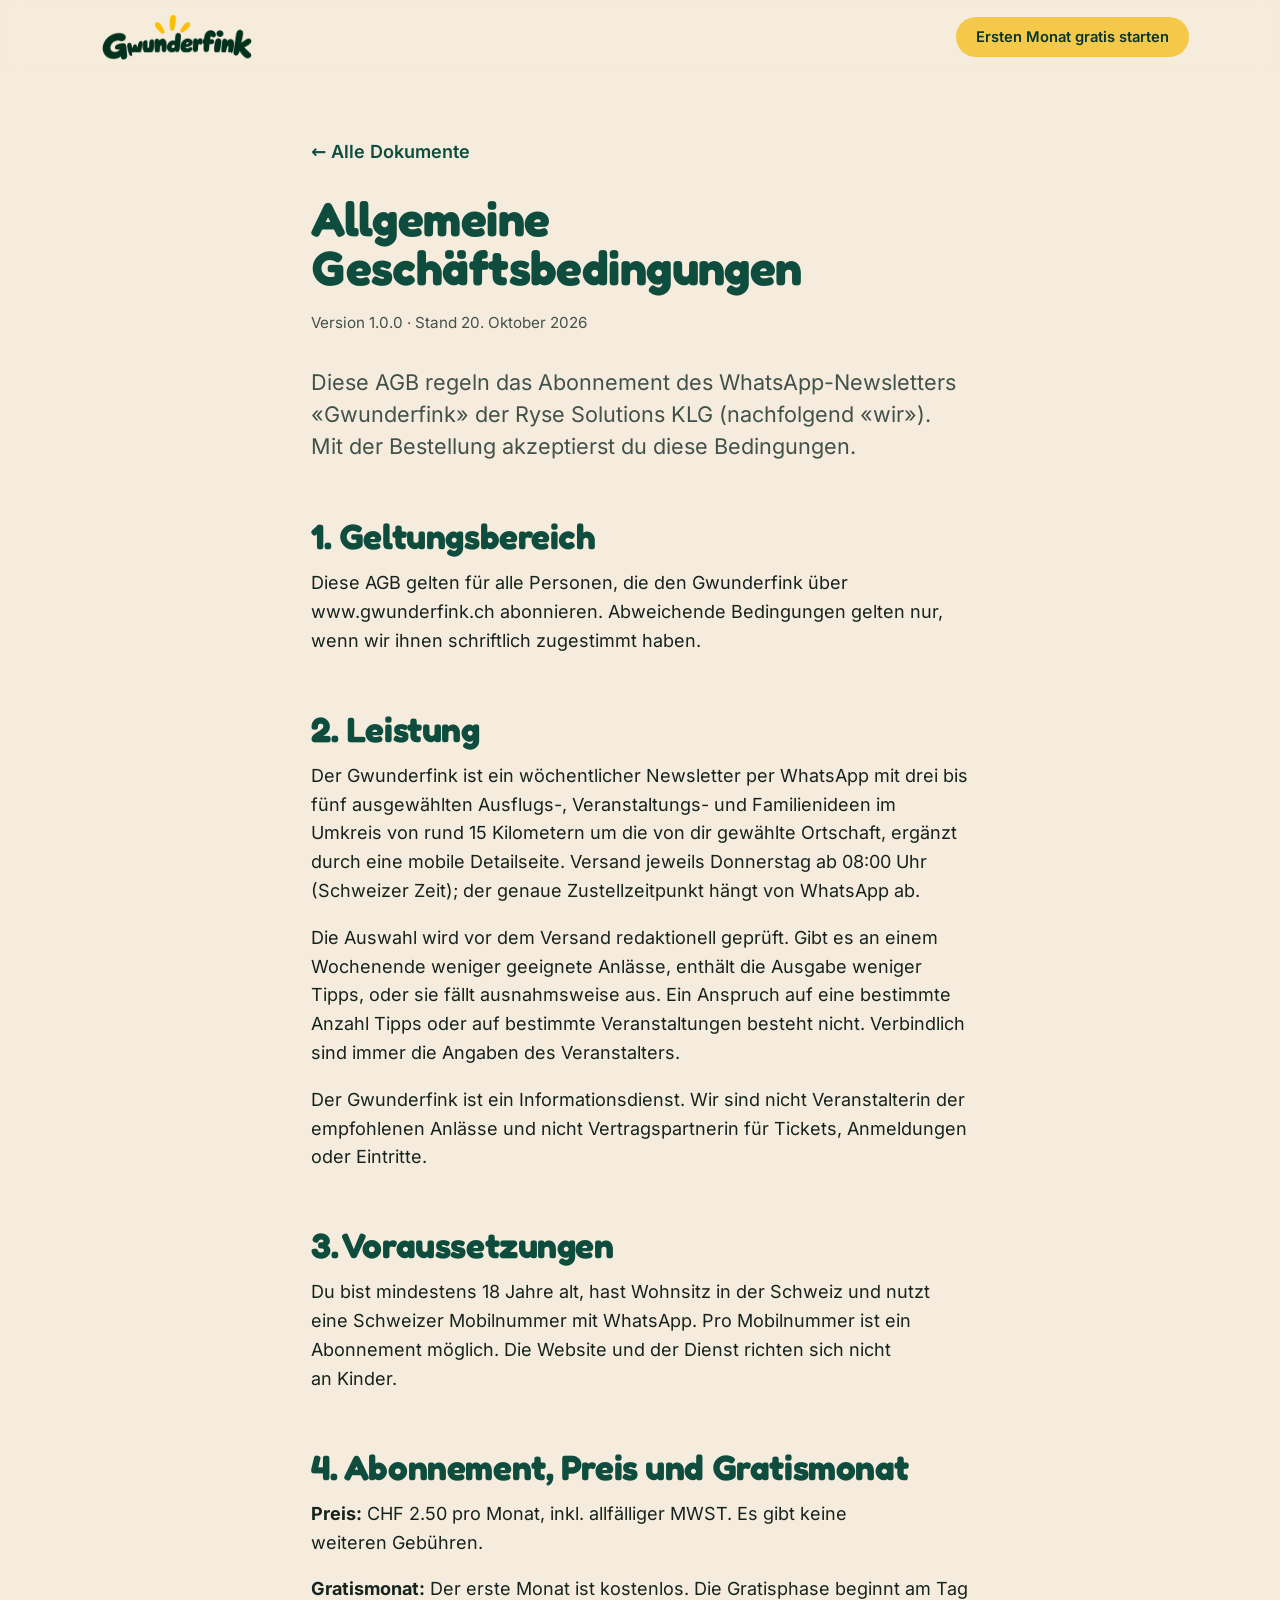
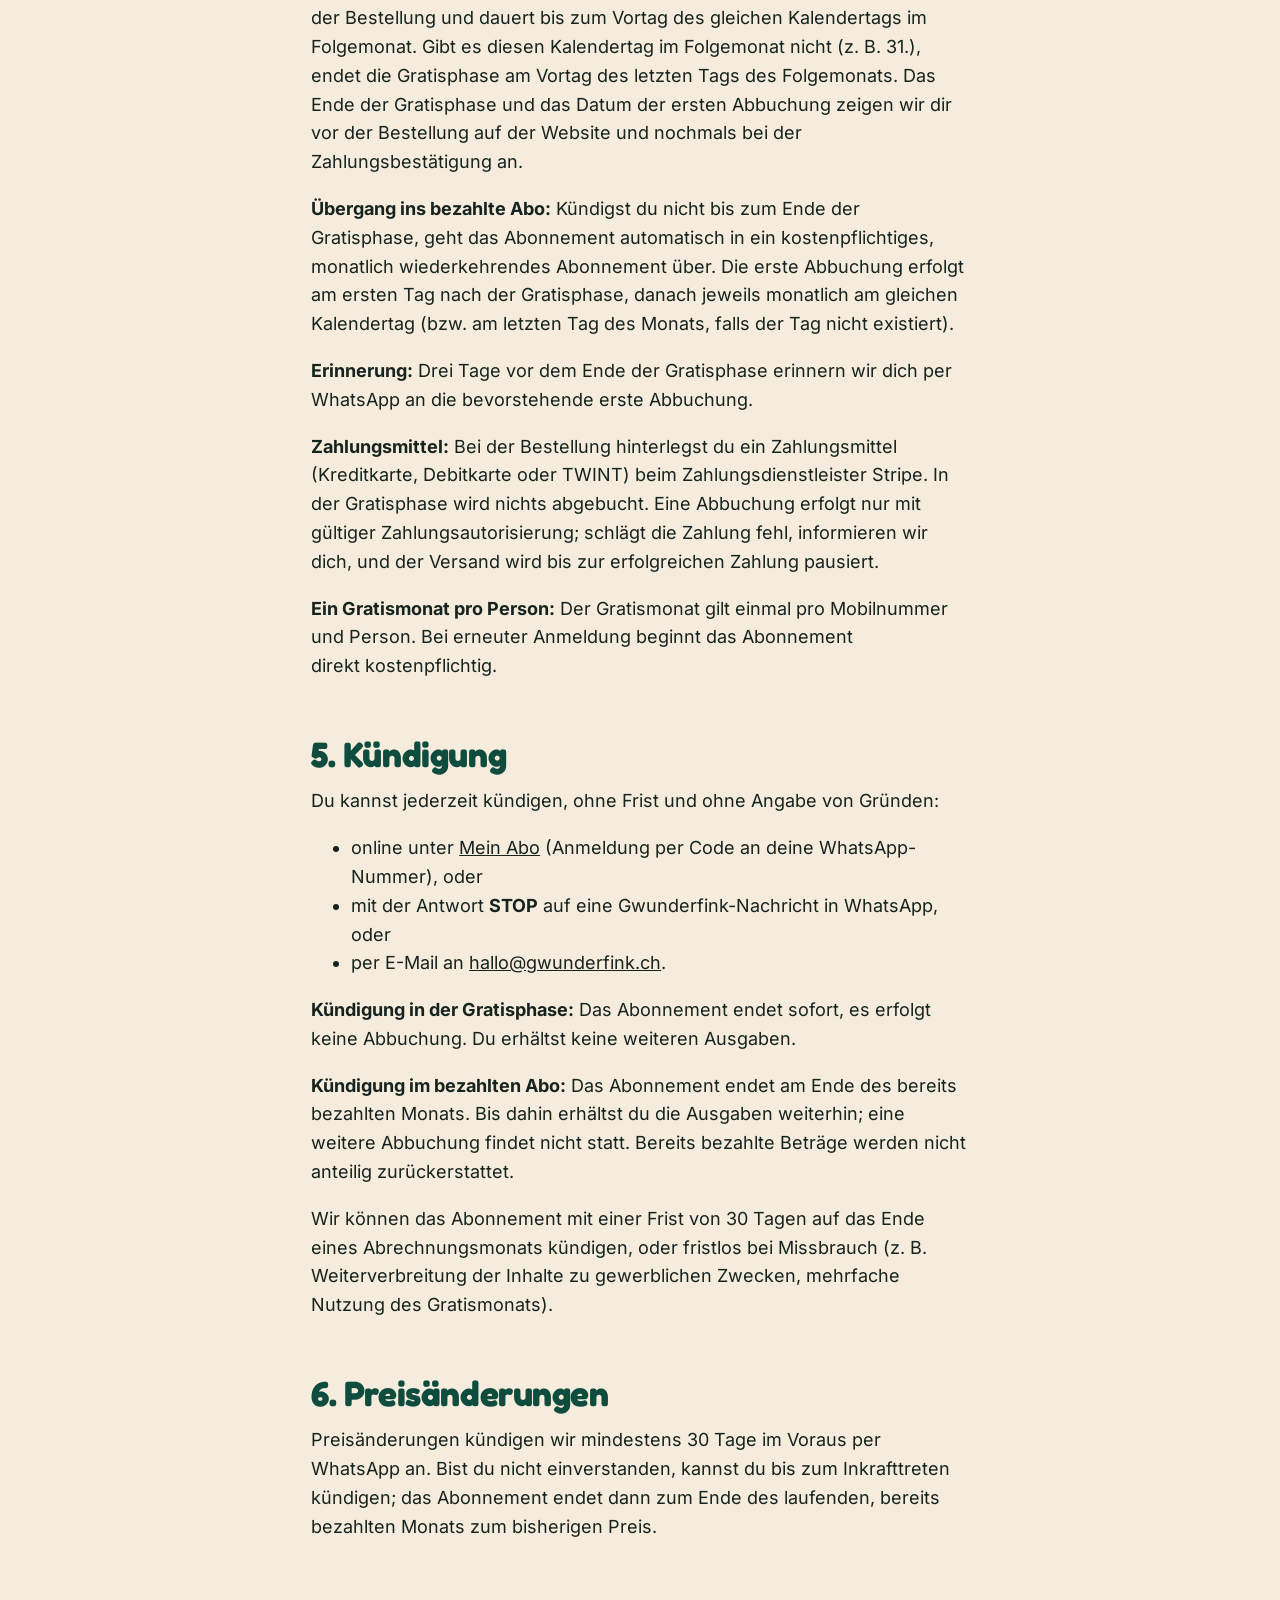
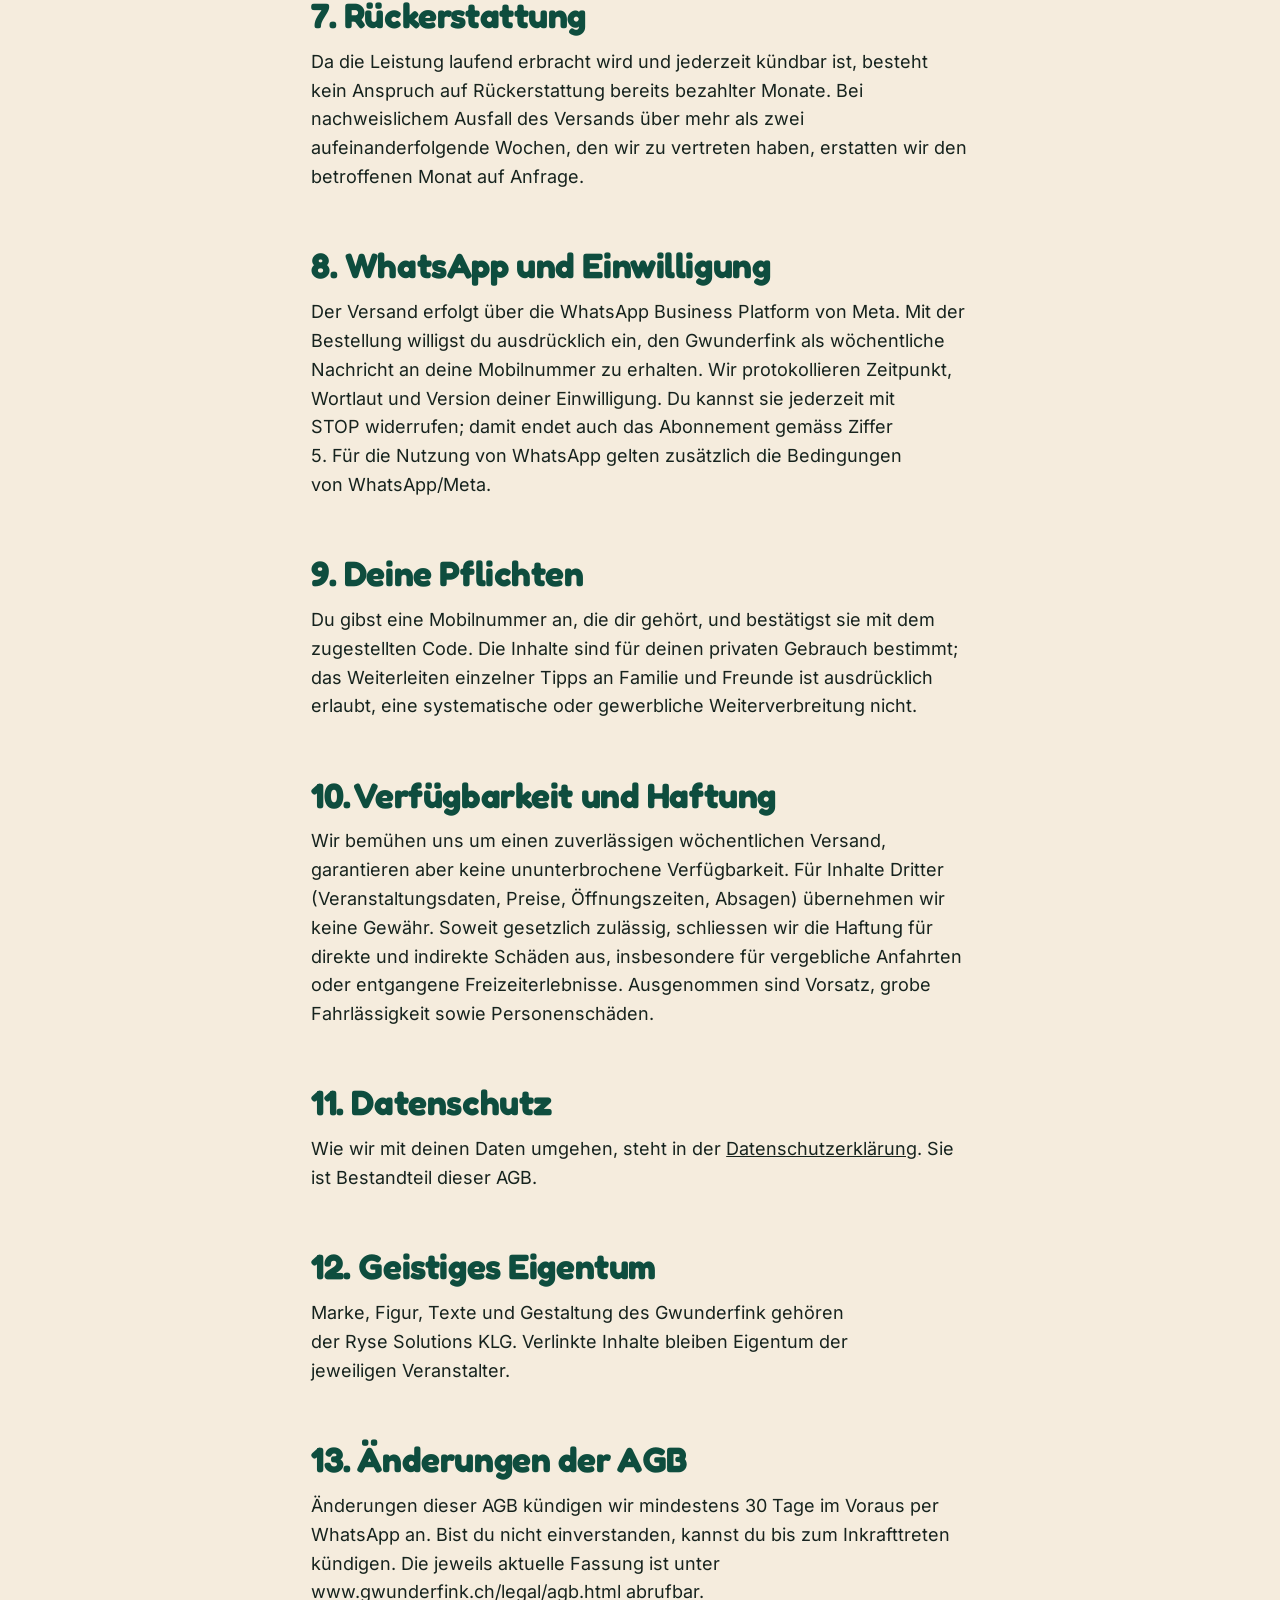
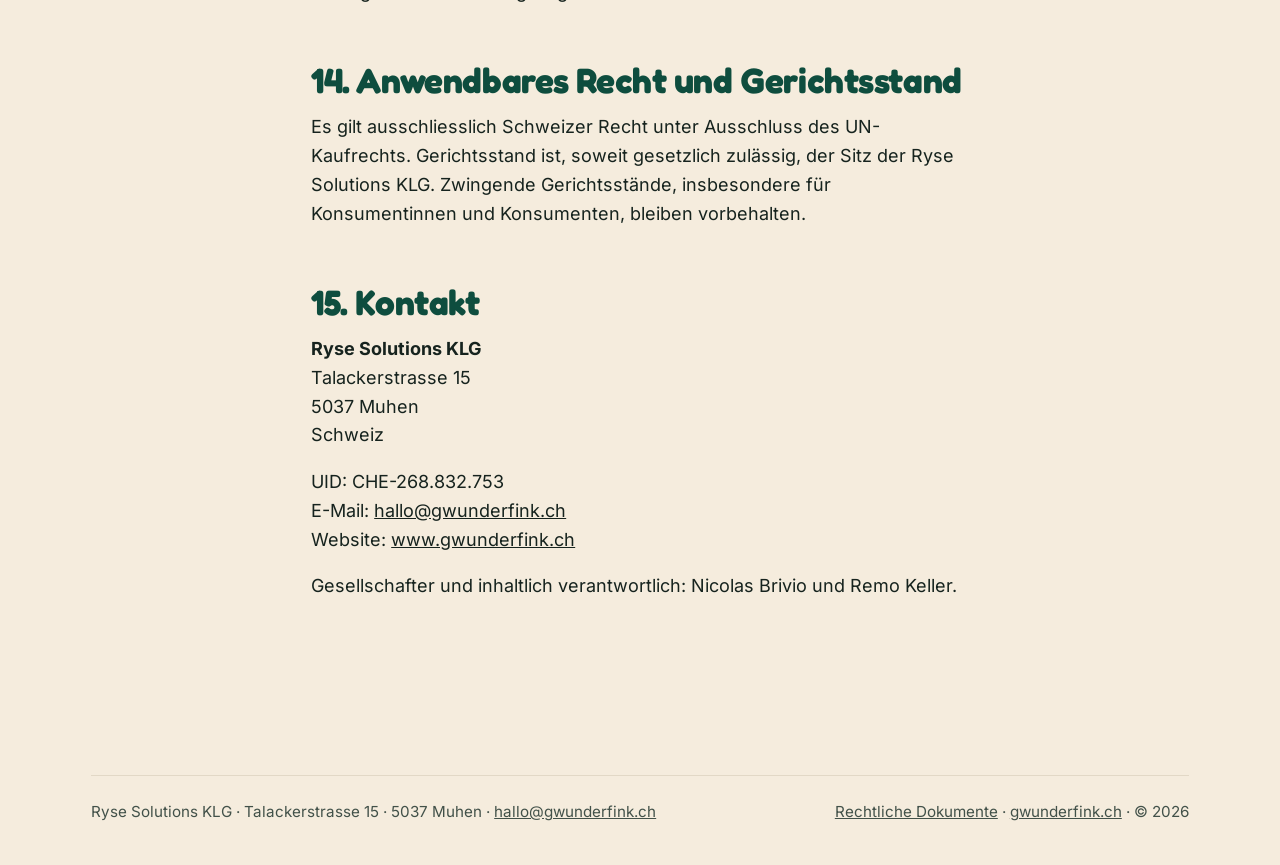
<file: legal/agb.html>
<!doctype html>
<html lang="de-CH">
<head>
<meta charset="utf-8">
<meta name="viewport" content="width=device-width, initial-scale=1">
<meta name="description" content="Allgemeine Geschäftsbedingungen von Gwunderfink. Der Fink wo weiss, wo's lauft.">

<link rel="canonical" href="https://gwunderfink.ch/legal/agb.html">
<meta property="og:type" content="website">
<meta property="og:site_name" content="Gwunderfink">
<meta property="og:locale" content="de_CH">
<meta property="og:title" content="Allgemeine Geschäftsbedingungen | Gwunderfink">
<meta property="og:description" content="Allgemeine Geschäftsbedingungen von Gwunderfink. Der Fink wo weiss, wo's lauft.">
<meta property="og:url" content="https://gwunderfink.ch/legal/agb.html">
<meta property="og:image" content="https://gwunderfink.ch/assets/og.jpg">
<meta property="og:image:width" content="1200">
<meta property="og:image:height" content="630">
<meta name="twitter:card" content="summary_large_image">
<meta name="twitter:title" content="Allgemeine Geschäftsbedingungen | Gwunderfink">
<meta name="twitter:description" content="Allgemeine Geschäftsbedingungen von Gwunderfink. Der Fink wo weiss, wo's lauft.">
<meta name="twitter:image" content="https://gwunderfink.ch/assets/og.jpg">
<title>Allgemeine Geschäftsbedingungen | Gwunderfink</title>
<meta name="description" content="AGB des Gwunderfink-Abonnements: Gratismonat, CHF 2.50 pro Monat, jederzeit kündbar.">
<meta name="theme-color" content="#F5ECDD">
<link rel="icon" href="../assets/fink-avatar.png">
<link rel="stylesheet" href="/assets/fonts/fonts.css">
<link rel="stylesheet" href="../style.css">
<script type="application/ld+json">{"@context":"https://schema.org","@graph":[{"@type":"Organization","@id":"https://gwunderfink.ch/#organisation","name":"Ryse Solutions KLG","url":"https://gwunderfink.ch/","email":"hallo@gwunderfink.ch","address":{"@type":"PostalAddress","streetAddress":"Talackerstrasse 15","postalCode":"5037","addressLocality":"Muhen","addressCountry":"CH"},"identifier":{"@type":"PropertyValue","propertyID":"UID","value":"CHE-268.832.753"}},{"@type":"WebSite","@id":"https://gwunderfink.ch/#website","url":"https://gwunderfink.ch/","name":"Gwunderfink","description":"Jeden Donnerstag um 8 Uhr: drei bis fünf geprüfte Ausflüge, Anlässe und Familienideen rund um deinen Ort im Aargau, direkt in WhatsApp. In der Testphase gratis, eine Nachricht pro Woche, jederzeit abbestellbar.","inLanguage":"de-CH","publisher":{"@id":"https://gwunderfink.ch/#organisation"}},{"@type":"WebPage","@id":"https://gwunderfink.ch/legal/agb.html#seite","url":"https://gwunderfink.ch/legal/agb.html","name":"Allgemeine Geschäftsbedingungen","description":"Allgemeine Geschäftsbedingungen von Gwunderfink. Der Fink wo weiss, wo's lauft.","inLanguage":"de-CH","isPartOf":{"@id":"https://gwunderfink.ch/#website"}},{"@type":"BreadcrumbList","@id":"https://gwunderfink.ch/legal/agb.html#krumen","itemListElement":[{"@type":"ListItem","position":1,"name":"Start","item":"https://gwunderfink.ch/"},{"@type":"ListItem","position":2,"name":"AGB","item":"https://gwunderfink.ch/legal/agb.html"}]}]}</script>
</head>
<body>
<a class="skip" href="#main">Zum Inhalt</a>
<header class="nav"><div class="wrap nav-in">
  <a class="logo" href="../"><img class="wm" src="../assets/wortmarke.webp" alt="Gwunderfink" height="46"></a>
  <nav class="nav-links" style="display:flex;position:static;background:none;border:0;padding:0;flex-direction:row"><a class="btn btn-primary btn-sm" href="../#abo">Ersten Monat gratis starten</a></nav>
</div></header>
<main id="main" class="page">
<a class="back" href="index.html">← Alle Dokumente</a>
<h1>Allgemeine Geschäftsbedingungen</h1>
<p class="meta">Version 1.0.0 · Stand 20. Oktober 2026</p>
<p class="lead">Diese AGB regeln das Abonnement des WhatsApp-Newsletters «Gwunderfink» der Ryse Solutions KLG (nachfolgend «wir»). Mit der Bestellung akzeptierst du diese Bedingungen.</p>

<h2>1. Geltungsbereich</h2>
<p>Diese AGB gelten für alle Personen, die den Gwunderfink über www.gwunderfink.ch abonnieren. Abweichende Bedingungen gelten nur, wenn wir ihnen schriftlich zugestimmt haben.</p>

<h2>2. Leistung</h2>
<p>Der Gwunderfink ist ein wöchentlicher Newsletter per WhatsApp mit drei bis fünf ausgewählten Ausflugs-, Veranstaltungs- und Familienideen im Umkreis von rund 15 Kilometern um die von dir gewählte Ortschaft, ergänzt durch eine mobile Detailseite. Versand jeweils Donnerstag ab 08:00 Uhr (Schweizer Zeit); der genaue Zustellzeitpunkt hängt von WhatsApp ab.</p>
<p>Die Auswahl wird vor dem Versand redaktionell geprüft. Gibt es an einem Wochenende weniger geeignete Anlässe, enthält die Ausgabe weniger Tipps, oder sie fällt ausnahmsweise aus. Ein Anspruch auf eine bestimmte Anzahl Tipps oder auf bestimmte Veranstaltungen besteht nicht. Verbindlich sind immer die Angaben des Veranstalters.</p>
<p>Der Gwunderfink ist ein Informationsdienst. Wir sind nicht Veranstalterin der empfohlenen Anlässe und nicht Vertragspartnerin für Tickets, Anmeldungen oder Eintritte.</p>

<h2>3. Voraussetzungen</h2>
<p>Du bist mindestens 18&nbsp;Jahre alt, hast Wohnsitz in der Schweiz und nutzt eine Schweizer Mobilnummer mit WhatsApp. Pro Mobilnummer ist ein Abonnement möglich. Die Website und der Dienst richten sich nicht an Kinder.</p>

<h2>4. Abonnement, Preis und Gratismonat</h2>
<p><strong>Preis:</strong> CHF&nbsp;2.50 pro Monat, inkl. allfälliger MWST. Es gibt keine weiteren Gebühren.</p>
<p><strong>Gratismonat:</strong> Der erste Monat ist kostenlos. Die Gratisphase beginnt am Tag der Bestellung und dauert bis zum Vortag des gleichen Kalendertags im Folgemonat. Gibt es diesen Kalendertag im Folgemonat nicht (z. B. 31.), endet die Gratisphase am Vortag des letzten Tags des Folgemonats. Das Ende der Gratisphase und das Datum der ersten Abbuchung zeigen wir dir vor der Bestellung auf der Website und nochmals bei der Zahlungsbestätigung an.</p>
<p><strong>Übergang ins bezahlte Abo:</strong> Kündigst du nicht bis zum Ende der Gratisphase, geht das Abonnement automatisch in ein kostenpflichtiges, monatlich wiederkehrendes Abonnement über. Die erste Abbuchung erfolgt am ersten Tag nach der Gratisphase, danach jeweils monatlich am gleichen Kalendertag (bzw. am letzten Tag des Monats, falls der Tag nicht existiert).</p>
<p><strong>Erinnerung:</strong> Drei Tage vor dem Ende der Gratisphase erinnern wir dich per WhatsApp an die bevorstehende erste Abbuchung.</p>
<p><strong>Zahlungsmittel:</strong> Bei der Bestellung hinterlegst du ein Zahlungsmittel (Kreditkarte, Debitkarte oder TWINT) beim Zahlungsdienstleister Stripe. In der Gratisphase wird nichts abgebucht. Eine Abbuchung erfolgt nur mit gültiger Zahlungsautorisierung; schlägt die Zahlung fehl, informieren wir dich, und der Versand wird bis zur erfolgreichen Zahlung pausiert.</p>
<p><strong>Ein Gratismonat pro Person:</strong> Der Gratismonat gilt einmal pro Mobilnummer und Person. Bei erneuter Anmeldung beginnt das Abonnement direkt kostenpflichtig.</p>

<h2>5. Kündigung</h2>
<p>Du kannst jederzeit kündigen, ohne Frist und ohne Angabe von Gründen:</p>
<ul>
  <li>online unter <a href="../konto.html">Mein Abo</a> (Anmeldung per Code an deine WhatsApp-Nummer), oder</li>
  <li>mit der Antwort <strong>STOP</strong> auf eine Gwunderfink-Nachricht in WhatsApp, oder</li>
  <li>per E-Mail an <a href="mailto:hallo@gwunderfink.ch">hallo@gwunderfink.ch</a>.</li>
</ul>
<p><strong>Kündigung in der Gratisphase:</strong> Das Abonnement endet sofort, es erfolgt keine Abbuchung. Du erhältst keine weiteren Ausgaben.</p>
<p><strong>Kündigung im bezahlten Abo:</strong> Das Abonnement endet am Ende des bereits bezahlten Monats. Bis dahin erhältst du die Ausgaben weiterhin; eine weitere Abbuchung findet nicht statt. Bereits bezahlte Beträge werden nicht anteilig zurückerstattet.</p>
<p>Wir können das Abonnement mit einer Frist von 30&nbsp;Tagen auf das Ende eines Abrechnungsmonats kündigen, oder fristlos bei Missbrauch (z. B. Weiterverbreitung der Inhalte zu gewerblichen Zwecken, mehrfache Nutzung des Gratismonats).</p>

<h2>6. Preisänderungen</h2>
<p>Preisänderungen kündigen wir mindestens 30&nbsp;Tage im Voraus per WhatsApp an. Bist du nicht einverstanden, kannst du bis zum Inkrafttreten kündigen; das Abonnement endet dann zum Ende des laufenden, bereits bezahlten Monats zum bisherigen Preis.</p>

<h2>7. Rückerstattung</h2>
<p>Da die Leistung laufend erbracht wird und jederzeit kündbar ist, besteht kein Anspruch auf Rückerstattung bereits bezahlter Monate. Bei nachweislichem Ausfall des Versands über mehr als zwei aufeinanderfolgende Wochen, den wir zu vertreten haben, erstatten wir den betroffenen Monat auf Anfrage.</p>

<h2>8. WhatsApp und Einwilligung</h2>
<p>Der Versand erfolgt über die WhatsApp Business Platform von Meta. Mit der Bestellung willigst du ausdrücklich ein, den Gwunderfink als wöchentliche Nachricht an deine Mobilnummer zu erhalten. Wir protokollieren Zeitpunkt, Wortlaut und Version deiner Einwilligung. Du kannst sie jederzeit mit STOP widerrufen; damit endet auch das Abonnement gemäss Ziffer 5. Für die Nutzung von WhatsApp gelten zusätzlich die Bedingungen von WhatsApp/Meta.</p>

<h2>9. Deine Pflichten</h2>
<p>Du gibst eine Mobilnummer an, die dir gehört, und bestätigst sie mit dem zugestellten Code. Die Inhalte sind für deinen privaten Gebrauch bestimmt; das Weiterleiten einzelner Tipps an Familie und Freunde ist ausdrücklich erlaubt, eine systematische oder gewerbliche Weiterverbreitung nicht.</p>

<h2>10. Verfügbarkeit und Haftung</h2>
<p>Wir bemühen uns um einen zuverlässigen wöchentlichen Versand, garantieren aber keine ununterbrochene Verfügbarkeit. Für Inhalte Dritter (Veranstaltungsdaten, Preise, Öffnungszeiten, Absagen) übernehmen wir keine Gewähr. Soweit gesetzlich zulässig, schliessen wir die Haftung für direkte und indirekte Schäden aus, insbesondere für vergebliche Anfahrten oder entgangene Freizeiterlebnisse. Ausgenommen sind Vorsatz, grobe Fahrlässigkeit sowie Personenschäden.</p>

<h2>11. Datenschutz</h2>
<p>Wie wir mit deinen Daten umgehen, steht in der <a href="datenschutz.html">Datenschutzerklärung</a>. Sie ist Bestandteil dieser AGB.</p>

<h2>12. Geistiges Eigentum</h2>
<p>Marke, Figur, Texte und Gestaltung des Gwunderfink gehören der Ryse Solutions KLG. Verlinkte Inhalte bleiben Eigentum der jeweiligen Veranstalter.</p>

<h2>13. Änderungen der AGB</h2>
<p>Änderungen dieser AGB kündigen wir mindestens 30&nbsp;Tage im Voraus per WhatsApp an. Bist du nicht einverstanden, kannst du bis zum Inkrafttreten kündigen. Die jeweils aktuelle Fassung ist unter www.gwunderfink.ch/legal/agb.html abrufbar.</p>

<h2>14. Anwendbares Recht und Gerichtsstand</h2>
<p>Es gilt ausschliesslich Schweizer Recht unter Ausschluss des UN-Kaufrechts. Gerichtsstand ist, soweit gesetzlich zulässig, der Sitz der Ryse Solutions KLG. Zwingende Gerichtsstände, insbesondere für Konsumentinnen und Konsumenten, bleiben vorbehalten.</p>

<h2>15. Kontakt</h2>
<p><strong>Ryse Solutions KLG</strong><br>Talackerstrasse 15<br>5037 Muhen<br>Schweiz</p>
<p>UID: CHE-268.832.753<br>E-Mail: <a href="mailto:hallo@gwunderfink.ch">hallo@gwunderfink.ch</a><br>Website: <a href="https://www.gwunderfink.ch">www.gwunderfink.ch</a></p>
<p>Gesellschafter und inhaltlich verantwortlich: Nicolas Brivio und Remo Keller.</p>
</main>
<footer><div class="wrap"><div class="foot-legal" style="border-top:1px solid var(--line);padding-top:24px"><span>Ryse Solutions KLG · Talackerstrasse 15 · 5037 Muhen · <a href="mailto:hallo@gwunderfink.ch">hallo@gwunderfink.ch</a></span><span><a href="index.html">Rechtliche Dokumente</a> · <a href="../">gwunderfink.ch</a> · © 2026</span></div></div></footer>
</body>
</html>
</file>
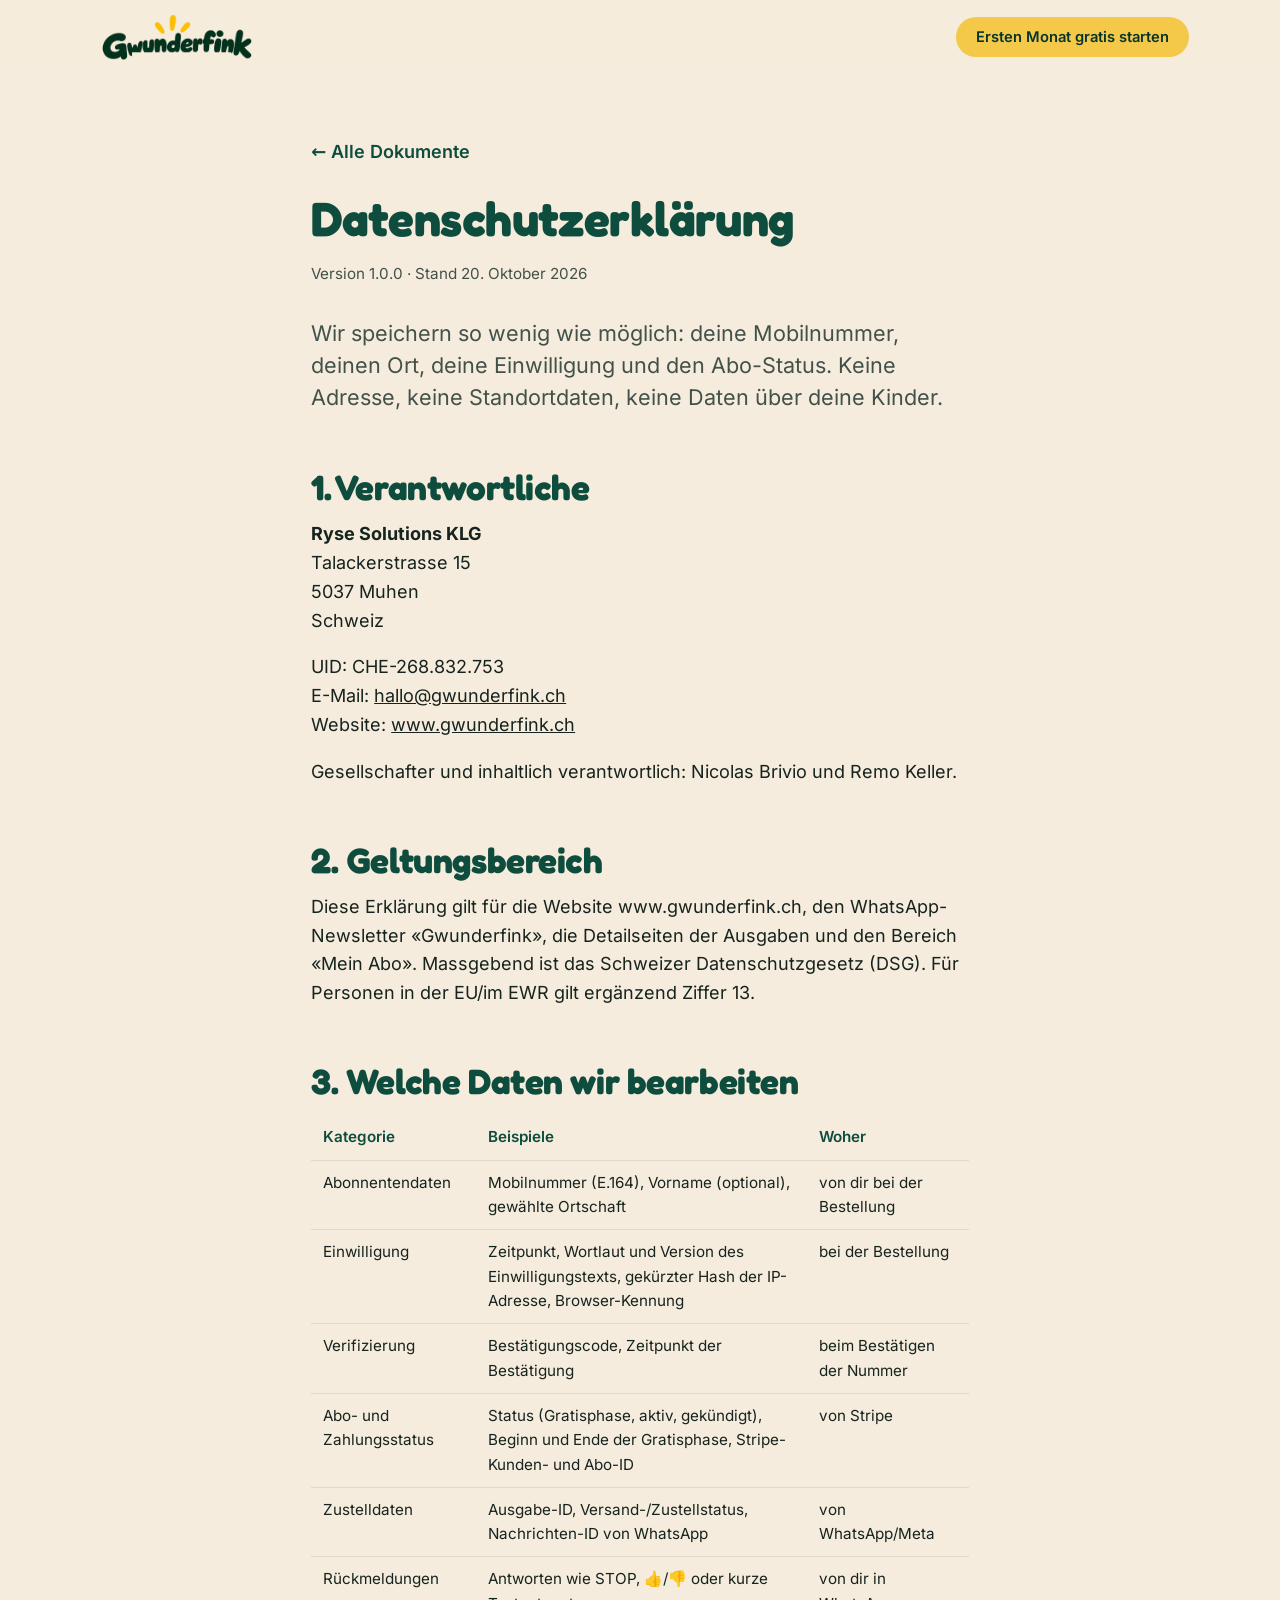
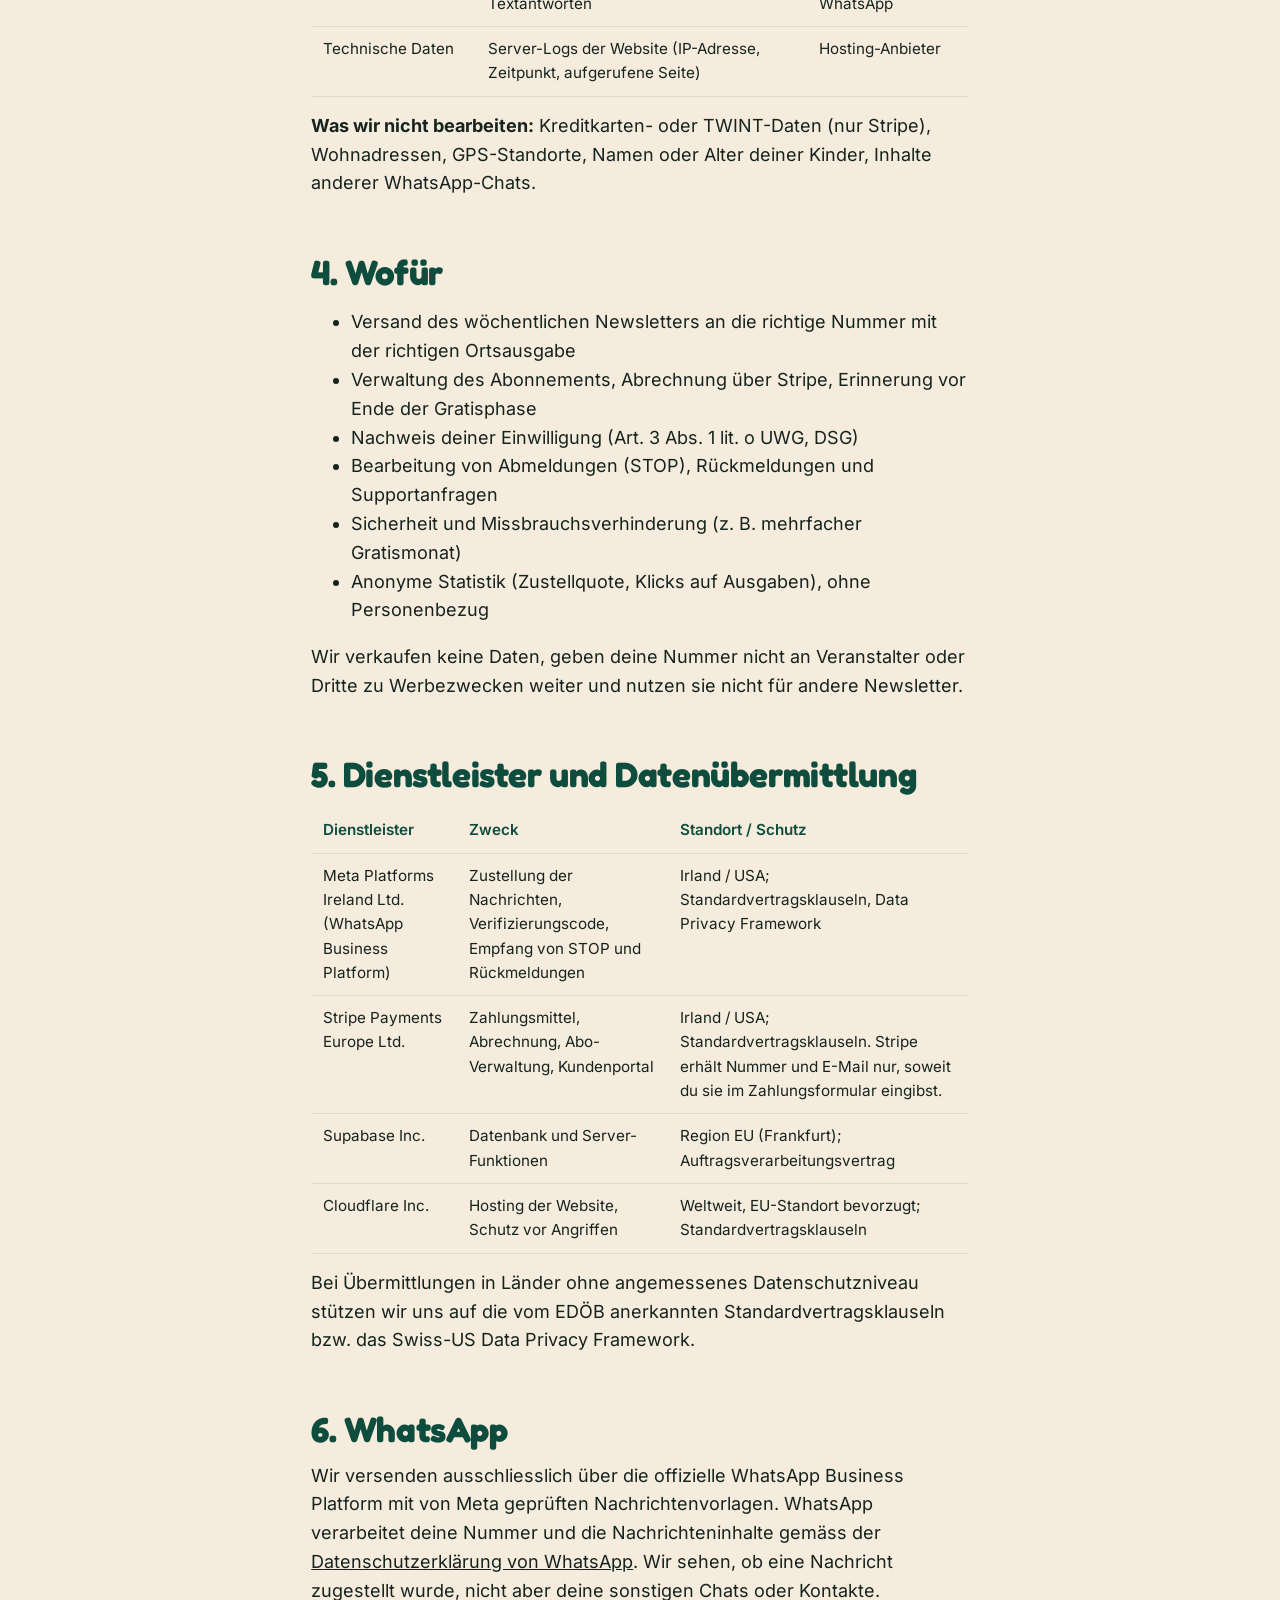
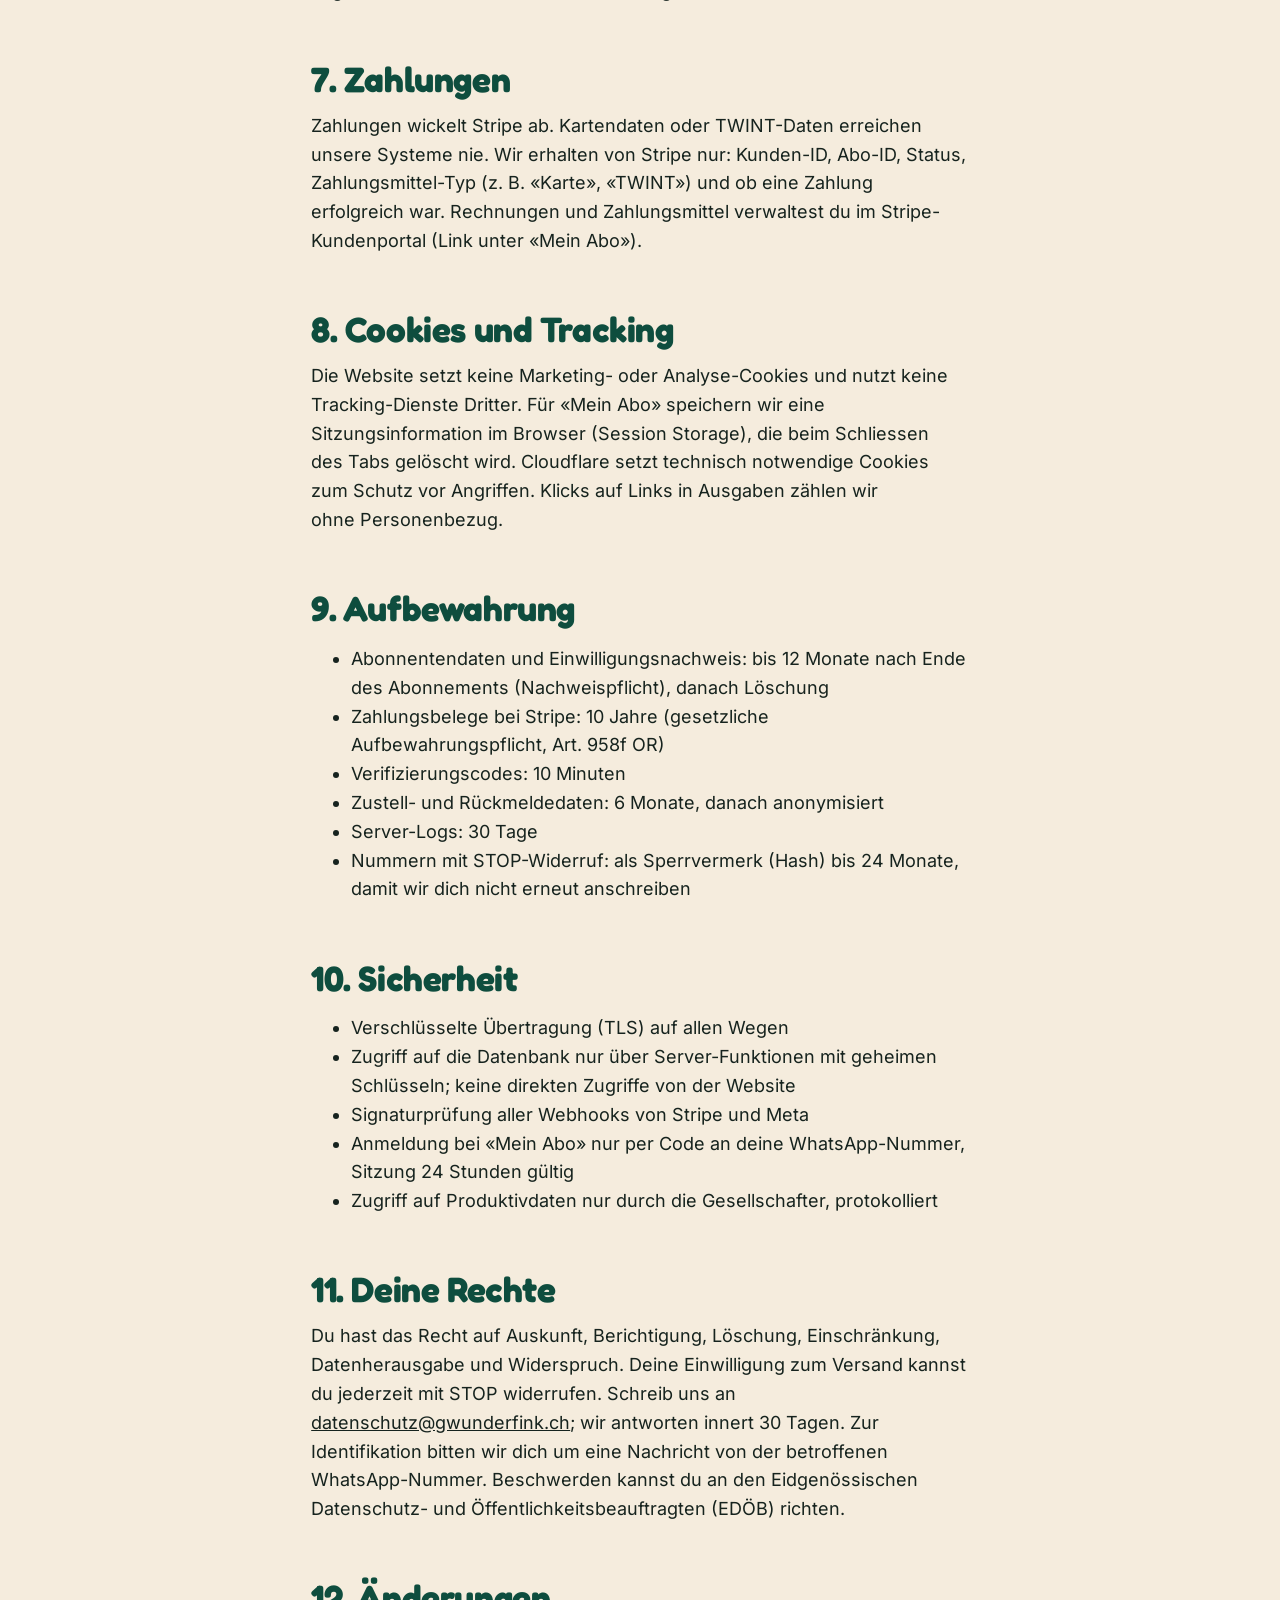
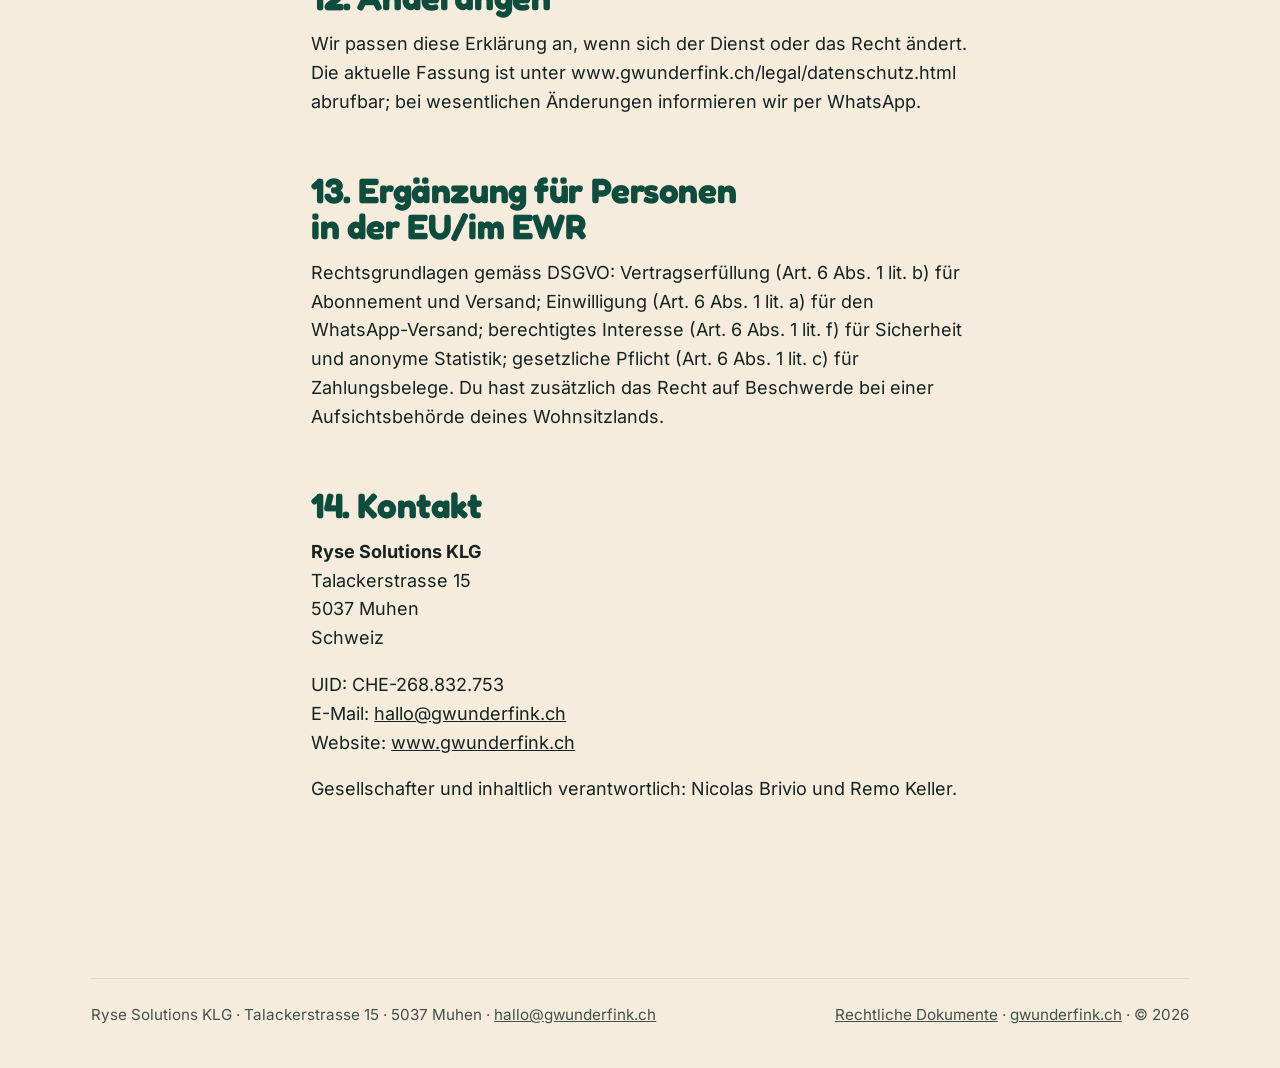
<file: legal/datenschutz.html>
<!doctype html>
<html lang="de-CH">
<head>
<meta charset="utf-8">
<meta name="viewport" content="width=device-width, initial-scale=1">
<meta name="description" content="Datenschutzerklärung von Gwunderfink. Der Fink wo weiss, wo's lauft.">

<link rel="canonical" href="https://gwunderfink.ch/legal/datenschutz.html">
<meta property="og:type" content="website">
<meta property="og:site_name" content="Gwunderfink">
<meta property="og:locale" content="de_CH">
<meta property="og:title" content="Datenschutzerklärung | Gwunderfink">
<meta property="og:description" content="Datenschutzerklärung von Gwunderfink. Der Fink wo weiss, wo's lauft.">
<meta property="og:url" content="https://gwunderfink.ch/legal/datenschutz.html">
<meta property="og:image" content="https://gwunderfink.ch/assets/og.jpg">
<meta property="og:image:width" content="1200">
<meta property="og:image:height" content="630">
<meta name="twitter:card" content="summary_large_image">
<meta name="twitter:title" content="Datenschutzerklärung | Gwunderfink">
<meta name="twitter:description" content="Datenschutzerklärung von Gwunderfink. Der Fink wo weiss, wo's lauft.">
<meta name="twitter:image" content="https://gwunderfink.ch/assets/og.jpg">
<title>Datenschutzerklärung | Gwunderfink</title>
<meta name="description" content="Welche Daten der Gwunderfink speichert, wofür und wie lange.">
<meta name="theme-color" content="#F5ECDD">
<link rel="icon" href="../assets/fink-avatar.png">
<link rel="stylesheet" href="/assets/fonts/fonts.css">
<link rel="stylesheet" href="../style.css">
<script type="application/ld+json">{"@context":"https://schema.org","@graph":[{"@type":"Organization","@id":"https://gwunderfink.ch/#organisation","name":"Ryse Solutions KLG","url":"https://gwunderfink.ch/","email":"hallo@gwunderfink.ch","address":{"@type":"PostalAddress","streetAddress":"Talackerstrasse 15","postalCode":"5037","addressLocality":"Muhen","addressCountry":"CH"},"identifier":{"@type":"PropertyValue","propertyID":"UID","value":"CHE-268.832.753"}},{"@type":"WebSite","@id":"https://gwunderfink.ch/#website","url":"https://gwunderfink.ch/","name":"Gwunderfink","description":"Jeden Donnerstag um 8 Uhr: drei bis fünf geprüfte Ausflüge, Anlässe und Familienideen rund um deinen Ort im Aargau, direkt in WhatsApp. In der Testphase gratis, eine Nachricht pro Woche, jederzeit abbestellbar.","inLanguage":"de-CH","publisher":{"@id":"https://gwunderfink.ch/#organisation"}},{"@type":"WebPage","@id":"https://gwunderfink.ch/legal/datenschutz.html#seite","url":"https://gwunderfink.ch/legal/datenschutz.html","name":"Datenschutzerklärung","description":"Datenschutzerklärung von Gwunderfink. Der Fink wo weiss, wo's lauft.","inLanguage":"de-CH","isPartOf":{"@id":"https://gwunderfink.ch/#website"}},{"@type":"BreadcrumbList","@id":"https://gwunderfink.ch/legal/datenschutz.html#krumen","itemListElement":[{"@type":"ListItem","position":1,"name":"Start","item":"https://gwunderfink.ch/"},{"@type":"ListItem","position":2,"name":"Datenschutz","item":"https://gwunderfink.ch/legal/datenschutz.html"}]}]}</script>
</head>
<body>
<a class="skip" href="#main">Zum Inhalt</a>
<header class="nav"><div class="wrap nav-in">
  <a class="logo" href="../"><img class="wm" src="../assets/wortmarke.webp" alt="Gwunderfink" height="46"></a>
  <nav class="nav-links" style="display:flex;position:static;background:none;border:0;padding:0;flex-direction:row"><a class="btn btn-primary btn-sm" href="../#abo">Ersten Monat gratis starten</a></nav>
</div></header>
<main id="main" class="page">
<a class="back" href="index.html">← Alle Dokumente</a>
<h1>Datenschutzerklärung</h1>
<p class="meta">Version 1.0.0 · Stand 20. Oktober 2026</p>
<p class="lead">Wir speichern so wenig wie möglich: deine Mobilnummer, deinen Ort, deine Einwilligung und den Abo-Status. Keine Adresse, keine Standortdaten, keine Daten über deine Kinder.</p>

<h2>1. Verantwortliche</h2>
<p><strong>Ryse Solutions KLG</strong><br>Talackerstrasse 15<br>5037 Muhen<br>Schweiz</p>
<p>UID: CHE-268.832.753<br>E-Mail: <a href="mailto:hallo@gwunderfink.ch">hallo@gwunderfink.ch</a><br>Website: <a href="https://www.gwunderfink.ch">www.gwunderfink.ch</a></p>
<p>Gesellschafter und inhaltlich verantwortlich: Nicolas Brivio und Remo Keller.</p>
<h2>2. Geltungsbereich</h2>
<p>Diese Erklärung gilt für die Website www.gwunderfink.ch, den WhatsApp-Newsletter «Gwunderfink», die Detailseiten der Ausgaben und den Bereich «Mein Abo». Massgebend ist das Schweizer Datenschutzgesetz (DSG). Für Personen in der EU/im EWR gilt ergänzend Ziffer 13.</p>

<h2>3. Welche Daten wir bearbeiten</h2>
<table>
<tr><th>Kategorie</th><th>Beispiele</th><th>Woher</th></tr>
<tr><td>Abonnentendaten</td><td>Mobilnummer (E.164), Vorname (optional), gewählte Ortschaft</td><td>von dir bei der Bestellung</td></tr>
<tr><td>Einwilligung</td><td>Zeitpunkt, Wortlaut und Version des Einwilligungstexts, gekürzter Hash der IP-Adresse, Browser-Kennung</td><td>bei der Bestellung</td></tr>
<tr><td>Verifizierung</td><td>Bestätigungscode, Zeitpunkt der Bestätigung</td><td>beim Bestätigen der Nummer</td></tr>
<tr><td>Abo- und Zahlungsstatus</td><td>Status (Gratisphase, aktiv, gekündigt), Beginn und Ende der Gratisphase, Stripe-Kunden- und Abo-ID</td><td>von Stripe</td></tr>
<tr><td>Zustelldaten</td><td>Ausgabe-ID, Versand-/Zustellstatus, Nachrichten-ID von WhatsApp</td><td>von WhatsApp/Meta</td></tr>
<tr><td>Rückmeldungen</td><td>Antworten wie STOP, 👍/👎 oder kurze Textantworten</td><td>von dir in WhatsApp</td></tr>
<tr><td>Technische Daten</td><td>Server-Logs der Website (IP-Adresse, Zeitpunkt, aufgerufene Seite)</td><td>Hosting-Anbieter</td></tr>
</table>
<p><strong>Was wir nicht bearbeiten:</strong> Kreditkarten- oder TWINT-Daten (nur Stripe), Wohnadressen, GPS-Standorte, Namen oder Alter deiner Kinder, Inhalte anderer WhatsApp-Chats.</p>

<h2>4. Wofür</h2>
<ul>
  <li>Versand des wöchentlichen Newsletters an die richtige Nummer mit der richtigen Ortsausgabe</li>
  <li>Verwaltung des Abonnements, Abrechnung über Stripe, Erinnerung vor Ende der Gratisphase</li>
  <li>Nachweis deiner Einwilligung (Art.&nbsp;3 Abs. 1 lit. o UWG, DSG)</li>
  <li>Bearbeitung von Abmeldungen (STOP), Rückmeldungen und Supportanfragen</li>
  <li>Sicherheit und Missbrauchsverhinderung (z. B. mehrfacher Gratismonat)</li>
  <li>Anonyme Statistik (Zustellquote, Klicks auf Ausgaben), ohne Personenbezug</li>
</ul>
<p>Wir verkaufen keine Daten, geben deine Nummer nicht an Veranstalter oder Dritte zu Werbezwecken weiter und nutzen sie nicht für andere Newsletter.</p>

<h2>5. Dienstleister und Datenübermittlung</h2>
<table>
<tr><th>Dienstleister</th><th>Zweck</th><th>Standort / Schutz</th></tr>
<tr><td>Meta Platforms Ireland Ltd. (WhatsApp Business Platform)</td><td>Zustellung der Nachrichten, Verifizierungscode, Empfang von STOP und Rückmeldungen</td><td>Irland / USA; Standardvertragsklauseln, Data Privacy Framework</td></tr>
<tr><td>Stripe Payments Europe Ltd.</td><td>Zahlungsmittel, Abrechnung, Abo-Verwaltung, Kundenportal</td><td>Irland / USA; Standardvertragsklauseln. Stripe erhält Nummer und E-Mail nur, soweit du sie im Zahlungsformular eingibst.</td></tr>
<tr><td>Supabase Inc.</td><td>Datenbank und Server-Funktionen</td><td>Region EU (Frankfurt); Auftragsverarbeitungsvertrag</td></tr>
<tr><td>Cloudflare Inc.</td><td>Hosting der Website, Schutz vor Angriffen</td><td>Weltweit, EU-Standort bevorzugt; Standardvertragsklauseln</td></tr>
</table>
<p>Bei Übermittlungen in Länder ohne angemessenes Datenschutzniveau stützen wir uns auf die vom EDÖB anerkannten Standardvertragsklauseln bzw. das Swiss-US Data Privacy Framework.</p>

<h2>6. WhatsApp</h2>
<p>Wir versenden ausschliesslich über die offizielle WhatsApp Business Platform mit von Meta geprüften Nachrichtenvorlagen. WhatsApp verarbeitet deine Nummer und die Nachrichteninhalte gemäss der <a href="https://www.whatsapp.com/legal/business-data-transfer-addendum" target="_blank" rel="noopener">Datenschutzerklärung von WhatsApp</a>. Wir sehen, ob eine Nachricht zugestellt wurde, nicht aber deine sonstigen Chats oder Kontakte.</p>

<h2>7. Zahlungen</h2>
<p>Zahlungen wickelt Stripe ab. Kartendaten oder TWINT-Daten erreichen unsere Systeme nie. Wir erhalten von Stripe nur: Kunden-ID, Abo-ID, Status, Zahlungsmittel-Typ (z. B. «Karte», «TWINT») und ob eine Zahlung erfolgreich war. Rechnungen und Zahlungsmittel verwaltest du im Stripe-Kundenportal (Link unter «Mein Abo»).</p>

<h2>8. Cookies und Tracking</h2>
<p>Die Website setzt keine Marketing- oder Analyse-Cookies und nutzt keine Tracking-Dienste Dritter. Für «Mein Abo» speichern wir eine Sitzungsinformation im Browser (Session Storage), die beim Schliessen des Tabs gelöscht wird. Cloudflare setzt technisch notwendige Cookies zum Schutz vor Angriffen. Klicks auf Links in Ausgaben zählen wir ohne Personenbezug.</p>

<h2>9. Aufbewahrung</h2>
<ul>
  <li>Abonnentendaten und Einwilligungsnachweis: bis 12&nbsp;Monate nach Ende des Abonnements (Nachweispflicht), danach Löschung</li>
  <li>Zahlungsbelege bei Stripe: 10&nbsp;Jahre (gesetzliche Aufbewahrungspflicht, Art.&nbsp;958f OR)</li>
  <li>Verifizierungscodes: 10&nbsp;Minuten</li>
  <li>Zustell- und Rückmeldedaten: 6&nbsp;Monate, danach anonymisiert</li>
  <li>Server-Logs: 30&nbsp;Tage</li>
  <li>Nummern mit STOP-Widerruf: als Sperrvermerk (Hash) bis 24&nbsp;Monate, damit wir dich nicht erneut anschreiben</li>
</ul>

<h2>10. Sicherheit</h2>
<ul>
  <li>Verschlüsselte Übertragung (TLS) auf allen Wegen</li>
  <li>Zugriff auf die Datenbank nur über Server-Funktionen mit geheimen Schlüsseln; keine direkten Zugriffe von der Website</li>
  <li>Signaturprüfung aller Webhooks von Stripe und Meta</li>
  <li>Anmeldung bei «Mein Abo» nur per Code an deine WhatsApp-Nummer, Sitzung 24&nbsp;Stunden gültig</li>
  <li>Zugriff auf Produktivdaten nur durch die Gesellschafter, protokolliert</li>
</ul>

<h2>11. Deine Rechte</h2>
<p>Du hast das Recht auf Auskunft, Berichtigung, Löschung, Einschränkung, Datenherausgabe und Widerspruch. Deine Einwilligung zum Versand kannst du jederzeit mit STOP widerrufen. Schreib uns an <a href="mailto:datenschutz@gwunderfink.ch">datenschutz@gwunderfink.ch</a>; wir antworten innert 30&nbsp;Tagen. Zur Identifikation bitten wir dich um eine Nachricht von der betroffenen WhatsApp-Nummer. Beschwerden kannst du an den Eidgenössischen Datenschutz- und Öffentlichkeitsbeauftragten (EDÖB) richten.</p>

<h2>12. Änderungen</h2>
<p>Wir passen diese Erklärung an, wenn sich der Dienst oder das Recht ändert. Die aktuelle Fassung ist unter www.gwunderfink.ch/legal/datenschutz.html abrufbar; bei wesentlichen Änderungen informieren wir per WhatsApp.</p>

<h2>13. Ergänzung für Personen in der EU/im EWR</h2>
<p>Rechtsgrundlagen gemäss DSGVO: Vertragserfüllung (Art.&nbsp;6 Abs. 1 lit. b) für Abonnement und Versand; Einwilligung (Art.&nbsp;6 Abs. 1 lit. a) für den WhatsApp-Versand; berechtigtes Interesse (Art.&nbsp;6 Abs. 1 lit. f) für Sicherheit und anonyme Statistik; gesetzliche Pflicht (Art.&nbsp;6 Abs. 1 lit. c) für Zahlungsbelege. Du hast zusätzlich das Recht auf Beschwerde bei einer Aufsichtsbehörde deines Wohnsitzlands.</p>

<h2>14. Kontakt</h2>
<p><strong>Ryse Solutions KLG</strong><br>Talackerstrasse 15<br>5037 Muhen<br>Schweiz</p>
<p>UID: CHE-268.832.753<br>E-Mail: <a href="mailto:hallo@gwunderfink.ch">hallo@gwunderfink.ch</a><br>Website: <a href="https://www.gwunderfink.ch">www.gwunderfink.ch</a></p>
<p>Gesellschafter und inhaltlich verantwortlich: Nicolas Brivio und Remo Keller.</p>
</main>
<footer><div class="wrap"><div class="foot-legal" style="border-top:1px solid var(--line);padding-top:24px"><span>Ryse Solutions KLG · Talackerstrasse 15 · 5037 Muhen · <a href="mailto:hallo@gwunderfink.ch">hallo@gwunderfink.ch</a></span><span><a href="index.html">Rechtliche Dokumente</a> · <a href="../">gwunderfink.ch</a> · © 2026</span></div></div></footer>
</body>
</html>
</file>
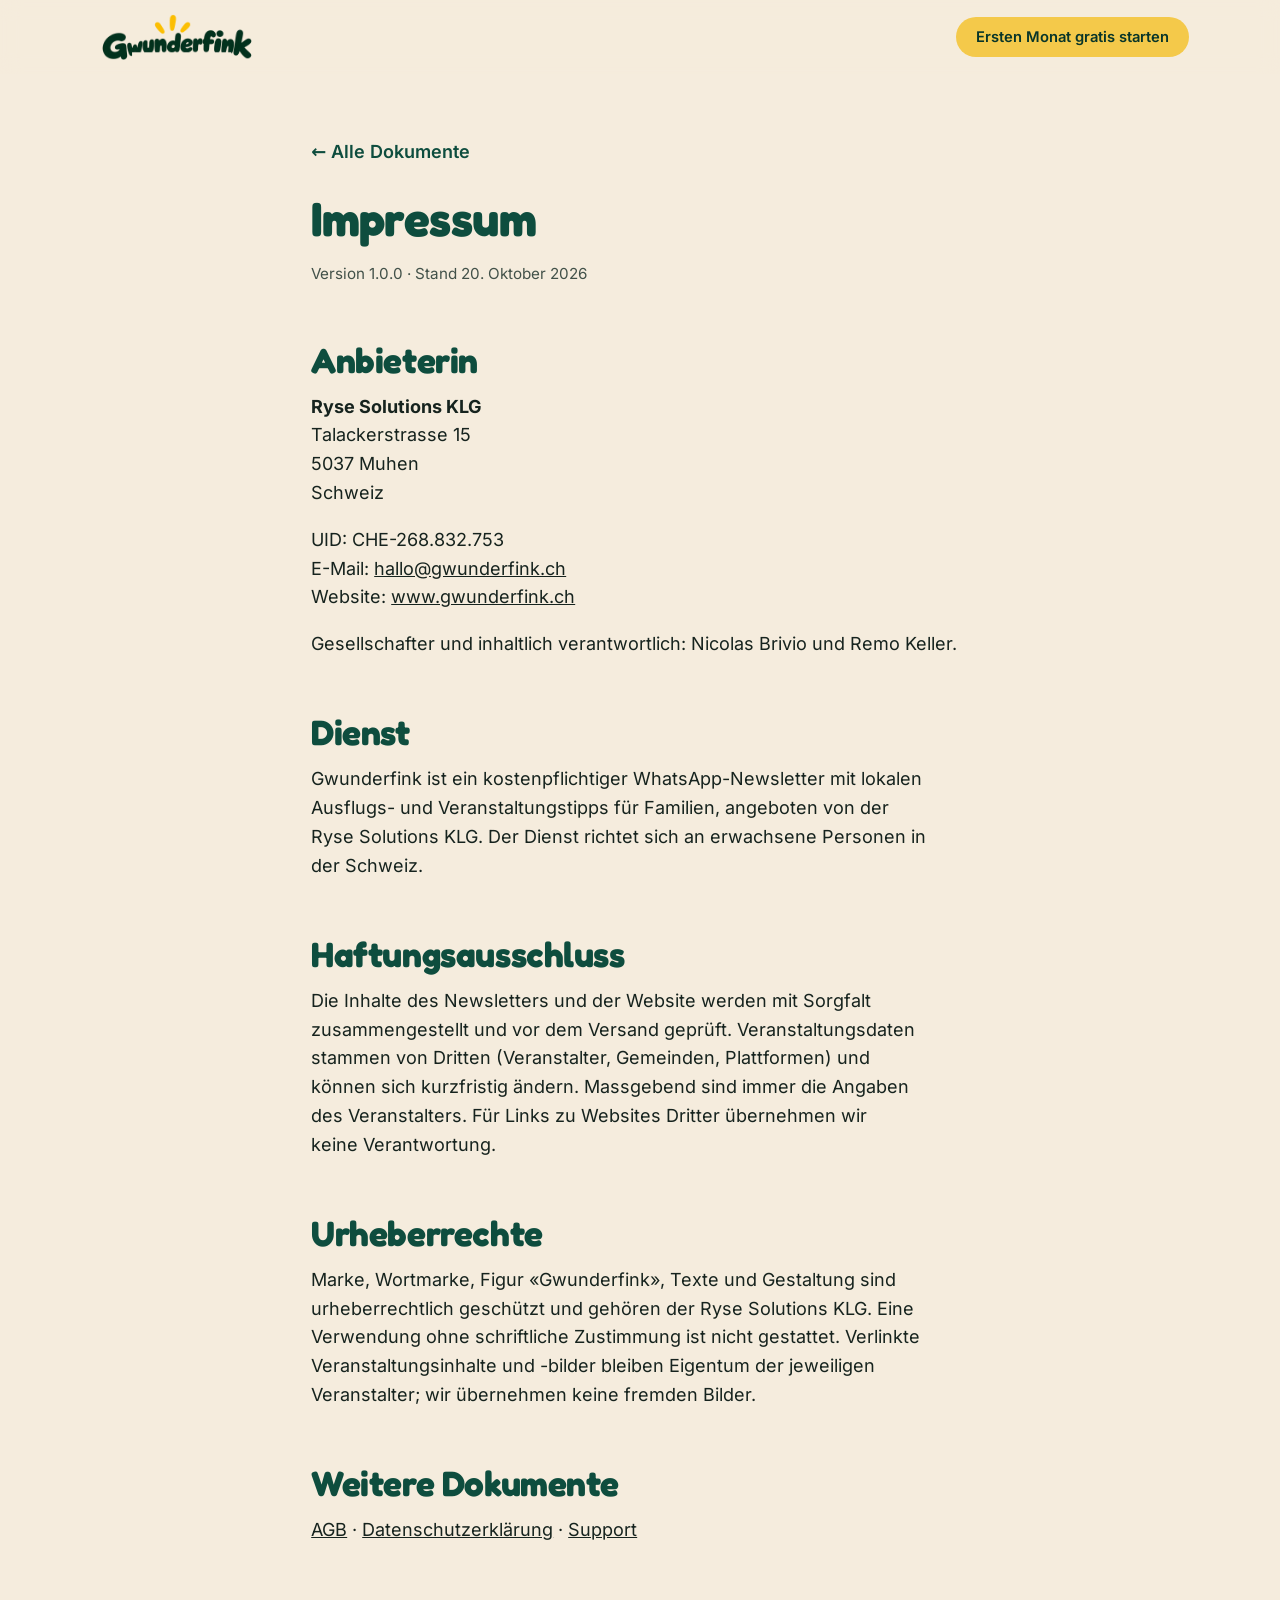
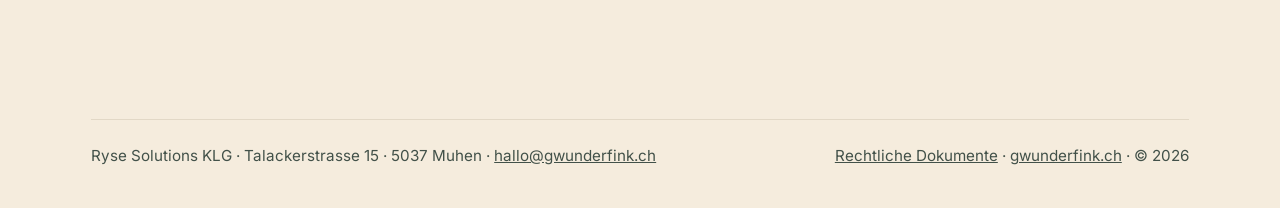
<file: legal/impressum.html>
<!doctype html>
<html lang="de-CH">
<head>
<meta charset="utf-8">
<meta name="viewport" content="width=device-width, initial-scale=1">
<meta name="description" content="Impressum von Gwunderfink. Der Fink wo weiss, wo's lauft.">

<link rel="canonical" href="https://gwunderfink.ch/legal/impressum.html">
<meta property="og:type" content="website">
<meta property="og:site_name" content="Gwunderfink">
<meta property="og:locale" content="de_CH">
<meta property="og:title" content="Impressum | Gwunderfink">
<meta property="og:description" content="Impressum von Gwunderfink. Der Fink wo weiss, wo's lauft.">
<meta property="og:url" content="https://gwunderfink.ch/legal/impressum.html">
<meta property="og:image" content="https://gwunderfink.ch/assets/og.jpg">
<meta property="og:image:width" content="1200">
<meta property="og:image:height" content="630">
<meta name="twitter:card" content="summary_large_image">
<meta name="twitter:title" content="Impressum | Gwunderfink">
<meta name="twitter:description" content="Impressum von Gwunderfink. Der Fink wo weiss, wo's lauft.">
<meta name="twitter:image" content="https://gwunderfink.ch/assets/og.jpg">
<title>Impressum | Gwunderfink</title>
<meta name="description" content="Impressum der Ryse Solutions KLG, Anbieterin des Gwunderfink.">
<meta name="theme-color" content="#F5ECDD">
<link rel="icon" href="../assets/fink-avatar.png">
<link rel="stylesheet" href="/assets/fonts/fonts.css">
<link rel="stylesheet" href="../style.css">
<script type="application/ld+json">{"@context":"https://schema.org","@graph":[{"@type":"Organization","@id":"https://gwunderfink.ch/#organisation","name":"Ryse Solutions KLG","url":"https://gwunderfink.ch/","email":"hallo@gwunderfink.ch","address":{"@type":"PostalAddress","streetAddress":"Talackerstrasse 15","postalCode":"5037","addressLocality":"Muhen","addressCountry":"CH"},"identifier":{"@type":"PropertyValue","propertyID":"UID","value":"CHE-268.832.753"}},{"@type":"WebSite","@id":"https://gwunderfink.ch/#website","url":"https://gwunderfink.ch/","name":"Gwunderfink","description":"Jeden Donnerstag um 8 Uhr: drei bis fünf geprüfte Ausflüge, Anlässe und Familienideen rund um deinen Ort im Aargau, direkt in WhatsApp. In der Testphase gratis, eine Nachricht pro Woche, jederzeit abbestellbar.","inLanguage":"de-CH","publisher":{"@id":"https://gwunderfink.ch/#organisation"}},{"@type":"WebPage","@id":"https://gwunderfink.ch/legal/impressum.html#seite","url":"https://gwunderfink.ch/legal/impressum.html","name":"Impressum","description":"Impressum von Gwunderfink. Der Fink wo weiss, wo's lauft.","inLanguage":"de-CH","isPartOf":{"@id":"https://gwunderfink.ch/#website"}},{"@type":"BreadcrumbList","@id":"https://gwunderfink.ch/legal/impressum.html#krumen","itemListElement":[{"@type":"ListItem","position":1,"name":"Start","item":"https://gwunderfink.ch/"},{"@type":"ListItem","position":2,"name":"Impressum","item":"https://gwunderfink.ch/legal/impressum.html"}]}]}</script>
</head>
<body>
<a class="skip" href="#main">Zum Inhalt</a>
<header class="nav"><div class="wrap nav-in">
  <a class="logo" href="../"><img class="wm" src="../assets/wortmarke.webp" alt="Gwunderfink" height="46"></a>
  <nav class="nav-links" style="display:flex;position:static;background:none;border:0;padding:0;flex-direction:row"><a class="btn btn-primary btn-sm" href="../#abo">Ersten Monat gratis starten</a></nav>
</div></header>
<main id="main" class="page">
<a class="back" href="index.html">← Alle Dokumente</a>
<h1>Impressum</h1>
<p class="meta">Version 1.0.0 · Stand 20. Oktober 2026</p>
<h2>Anbieterin</h2>
<p><strong>Ryse Solutions KLG</strong><br>Talackerstrasse 15<br>5037 Muhen<br>Schweiz</p>
<p>UID: CHE-268.832.753<br>E-Mail: <a href="mailto:hallo@gwunderfink.ch">hallo@gwunderfink.ch</a><br>Website: <a href="https://www.gwunderfink.ch">www.gwunderfink.ch</a></p>
<p>Gesellschafter und inhaltlich verantwortlich: Nicolas Brivio und Remo Keller.</p>
<h2>Dienst</h2>
<p>Gwunderfink ist ein kostenpflichtiger WhatsApp-Newsletter mit lokalen Ausflugs- und Veranstaltungstipps für Familien, angeboten von der Ryse Solutions KLG. Der Dienst richtet sich an erwachsene Personen in der Schweiz.</p>
<h2>Haftungsausschluss</h2>
<p>Die Inhalte des Newsletters und der Website werden mit Sorgfalt zusammengestellt und vor dem Versand geprüft. Veranstaltungsdaten stammen von Dritten (Veranstalter, Gemeinden, Plattformen) und können sich kurzfristig ändern. Massgebend sind immer die Angaben des Veranstalters. Für Links zu Websites Dritter übernehmen wir keine Verantwortung.</p>
<h2>Urheberrechte</h2>
<p>Marke, Wortmarke, Figur «Gwunderfink», Texte und Gestaltung sind urheberrechtlich geschützt und gehören der Ryse Solutions KLG. Eine Verwendung ohne schriftliche Zustimmung ist nicht gestattet. Verlinkte Veranstaltungsinhalte und -bilder bleiben Eigentum der jeweiligen Veranstalter; wir übernehmen keine fremden Bilder.</p>
<h2>Weitere Dokumente</h2>
<p><a href="agb.html">AGB</a> · <a href="datenschutz.html">Datenschutzerklärung</a> · <a href="support.html">Support</a></p>
</main>
<footer><div class="wrap"><div class="foot-legal" style="border-top:1px solid var(--line);padding-top:24px"><span>Ryse Solutions KLG · Talackerstrasse 15 · 5037 Muhen · <a href="mailto:hallo@gwunderfink.ch">hallo@gwunderfink.ch</a></span><span><a href="index.html">Rechtliche Dokumente</a> · <a href="../">gwunderfink.ch</a> · © 2026</span></div></div></footer>
</body>
</html>
</file>
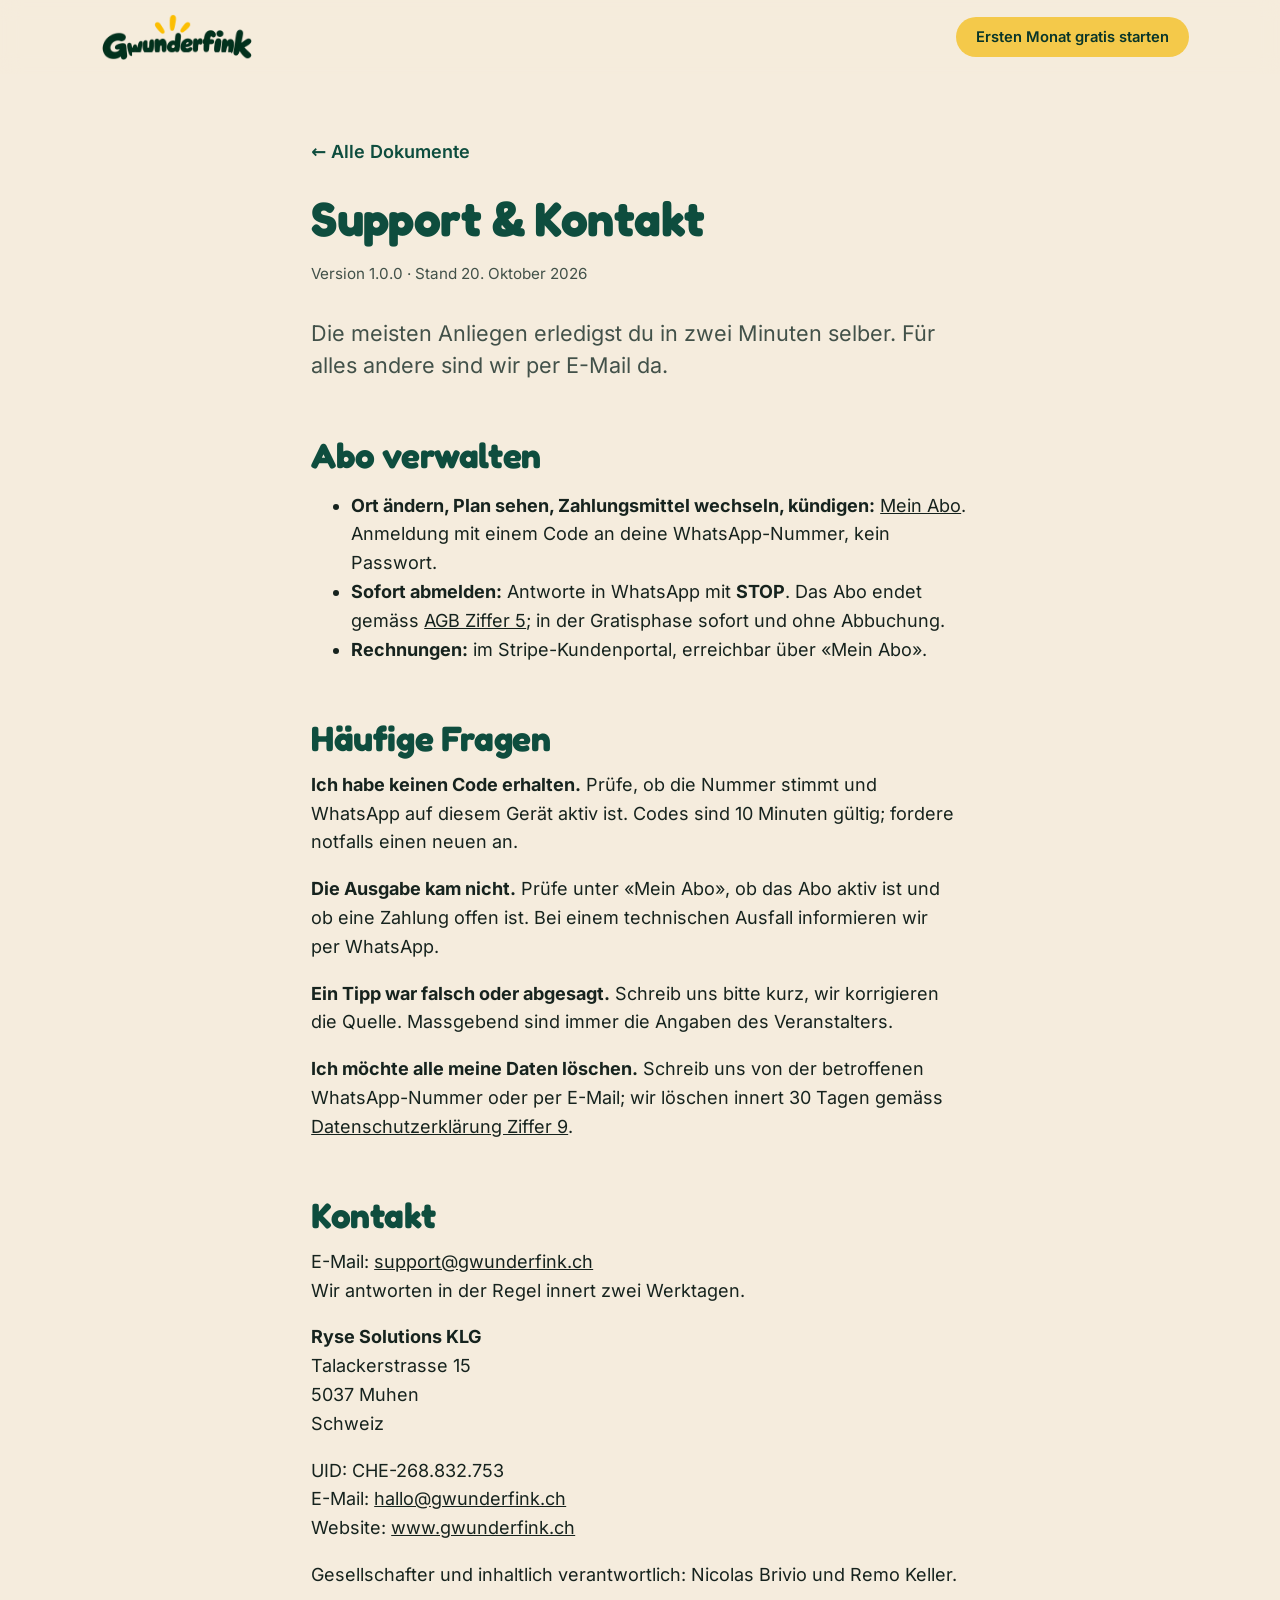
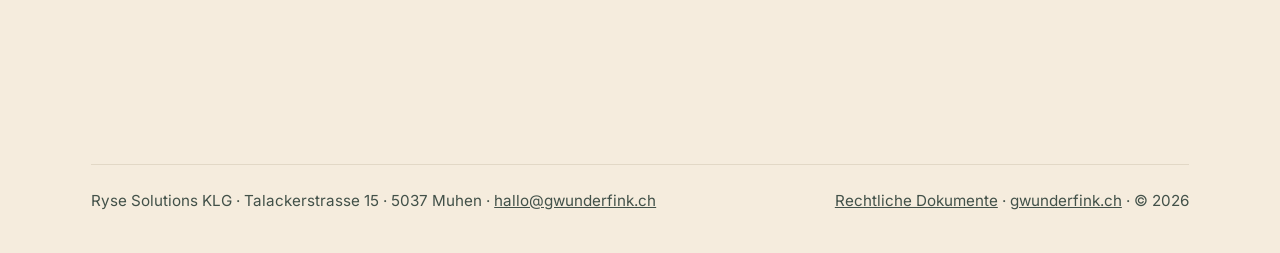
<file: legal/support.html>
<!doctype html>
<html lang="de-CH">
<head>
<meta charset="utf-8">
<meta name="viewport" content="width=device-width, initial-scale=1">
<meta name="description" content="Support von Gwunderfink. Der Fink wo weiss, wo's lauft.">

<link rel="canonical" href="https://gwunderfink.ch/legal/support.html">
<meta property="og:type" content="website">
<meta property="og:site_name" content="Gwunderfink">
<meta property="og:locale" content="de_CH">
<meta property="og:title" content="Support & Kontakt | Gwunderfink">
<meta property="og:description" content="Support von Gwunderfink. Der Fink wo weiss, wo's lauft.">
<meta property="og:url" content="https://gwunderfink.ch/legal/support.html">
<meta property="og:image" content="https://gwunderfink.ch/assets/og.jpg">
<meta property="og:image:width" content="1200">
<meta property="og:image:height" content="630">
<meta name="twitter:card" content="summary_large_image">
<meta name="twitter:title" content="Support & Kontakt | Gwunderfink">
<meta name="twitter:description" content="Support von Gwunderfink. Der Fink wo weiss, wo's lauft.">
<meta name="twitter:image" content="https://gwunderfink.ch/assets/og.jpg">
<title>Support & Kontakt | Gwunderfink</title>
<meta name="description" content="Abo verwalten, kündigen, Fragen stellen.">
<meta name="theme-color" content="#F5ECDD">
<link rel="icon" href="../assets/fink-avatar.png">
<link rel="stylesheet" href="/assets/fonts/fonts.css">
<link rel="stylesheet" href="../style.css">
<script type="application/ld+json">{"@context":"https://schema.org","@graph":[{"@type":"Organization","@id":"https://gwunderfink.ch/#organisation","name":"Ryse Solutions KLG","url":"https://gwunderfink.ch/","email":"hallo@gwunderfink.ch","address":{"@type":"PostalAddress","streetAddress":"Talackerstrasse 15","postalCode":"5037","addressLocality":"Muhen","addressCountry":"CH"},"identifier":{"@type":"PropertyValue","propertyID":"UID","value":"CHE-268.832.753"}},{"@type":"WebSite","@id":"https://gwunderfink.ch/#website","url":"https://gwunderfink.ch/","name":"Gwunderfink","description":"Jeden Donnerstag um 8 Uhr: drei bis fünf geprüfte Ausflüge, Anlässe und Familienideen rund um deinen Ort im Aargau, direkt in WhatsApp. In der Testphase gratis, eine Nachricht pro Woche, jederzeit abbestellbar.","inLanguage":"de-CH","publisher":{"@id":"https://gwunderfink.ch/#organisation"}},{"@type":"WebPage","@id":"https://gwunderfink.ch/legal/support.html#seite","url":"https://gwunderfink.ch/legal/support.html","name":"Support & Kontakt","description":"Support von Gwunderfink. Der Fink wo weiss, wo's lauft.","inLanguage":"de-CH","isPartOf":{"@id":"https://gwunderfink.ch/#website"}},{"@type":"BreadcrumbList","@id":"https://gwunderfink.ch/legal/support.html#krumen","itemListElement":[{"@type":"ListItem","position":1,"name":"Start","item":"https://gwunderfink.ch/"},{"@type":"ListItem","position":2,"name":"Support","item":"https://gwunderfink.ch/legal/support.html"}]}]}</script>
</head>
<body>
<a class="skip" href="#main">Zum Inhalt</a>
<header class="nav"><div class="wrap nav-in">
  <a class="logo" href="../"><img class="wm" src="../assets/wortmarke.webp" alt="Gwunderfink" height="46"></a>
  <nav class="nav-links" style="display:flex;position:static;background:none;border:0;padding:0;flex-direction:row"><a class="btn btn-primary btn-sm" href="../#abo">Ersten Monat gratis starten</a></nav>
</div></header>
<main id="main" class="page">
<a class="back" href="index.html">← Alle Dokumente</a>
<h1>Support & Kontakt</h1>
<p class="meta">Version 1.0.0 · Stand 20. Oktober 2026</p>
<p class="lead">Die meisten Anliegen erledigst du in zwei Minuten selber. Für alles andere sind wir per E-Mail da.</p>
<h2>Abo verwalten</h2>
<ul>
  <li><strong>Ort ändern, Plan sehen, Zahlungsmittel wechseln, kündigen:</strong> <a href="../konto.html">Mein Abo</a>. Anmeldung mit einem Code an deine WhatsApp-Nummer, kein Passwort.</li>
  <li><strong>Sofort abmelden:</strong> Antworte in WhatsApp mit <strong>STOP</strong>. Das Abo endet gemäss <a href="agb.html">AGB Ziffer 5</a>; in der Gratisphase sofort und ohne Abbuchung.</li>
  <li><strong>Rechnungen:</strong> im Stripe-Kundenportal, erreichbar über «Mein Abo».</li>
</ul>
<h2>Häufige Fragen</h2>
<p><strong>Ich habe keinen Code erhalten.</strong> Prüfe, ob die Nummer stimmt und WhatsApp auf diesem Gerät aktiv ist. Codes sind 10&nbsp;Minuten gültig; fordere notfalls einen neuen an.</p>
<p><strong>Die Ausgabe kam nicht.</strong> Prüfe unter «Mein Abo», ob das Abo aktiv ist und ob eine Zahlung offen ist. Bei einem technischen Ausfall informieren wir per WhatsApp.</p>
<p><strong>Ein Tipp war falsch oder abgesagt.</strong> Schreib uns bitte kurz, wir korrigieren die Quelle. Massgebend sind immer die Angaben des Veranstalters.</p>
<p><strong>Ich möchte alle meine Daten löschen.</strong> Schreib uns von der betroffenen WhatsApp-Nummer oder per E-Mail; wir löschen innert 30&nbsp;Tagen gemäss <a href="datenschutz.html">Datenschutzerklärung Ziffer 9</a>.</p>
<h2>Kontakt</h2>
<p>E-Mail: <a href="mailto:support@gwunderfink.ch">support@gwunderfink.ch</a><br>Wir antworten in der Regel innert zwei Werktagen.</p>
<p><strong>Ryse Solutions KLG</strong><br>Talackerstrasse 15<br>5037 Muhen<br>Schweiz</p>
<p>UID: CHE-268.832.753<br>E-Mail: <a href="mailto:hallo@gwunderfink.ch">hallo@gwunderfink.ch</a><br>Website: <a href="https://www.gwunderfink.ch">www.gwunderfink.ch</a></p>
<p>Gesellschafter und inhaltlich verantwortlich: Nicolas Brivio und Remo Keller.</p>
</main>
<footer><div class="wrap"><div class="foot-legal" style="border-top:1px solid var(--line);padding-top:24px"><span>Ryse Solutions KLG · Talackerstrasse 15 · 5037 Muhen · <a href="mailto:hallo@gwunderfink.ch">hallo@gwunderfink.ch</a></span><span><a href="index.html">Rechtliche Dokumente</a> · <a href="../">gwunderfink.ch</a> · © 2026</span></div></div></footer>
</body>
</html>
</file>
<file: assets/fonts/fonts.css>
/* Selbst gehostete Schriften (SIL OFL), kein Aufruf an Dritte. */
@font-face{font-family:'Fredoka';font-style:normal;font-weight:500;font-display:swap;src:url('/assets/fonts/fredoka-latin-500-normal.woff2') format('woff2');}
@font-face{font-family:'Fredoka';font-style:normal;font-weight:600;font-display:swap;src:url('/assets/fonts/fredoka-latin-600-normal.woff2') format('woff2');}
@font-face{font-family:'Fredoka';font-style:normal;font-weight:700;font-display:swap;src:url('/assets/fonts/fredoka-latin-700-normal.woff2') format('woff2');}
@font-face{font-family:'Inter';font-style:normal;font-weight:400;font-display:swap;src:url('/assets/fonts/inter-latin-400-normal.woff2') format('woff2');}
@font-face{font-family:'Inter';font-style:normal;font-weight:500;font-display:swap;src:url('/assets/fonts/inter-latin-500-normal.woff2') format('woff2');}
@font-face{font-family:'Inter';font-style:normal;font-weight:600;font-display:swap;src:url('/assets/fonts/inter-latin-600-normal.woff2') format('woff2');}
@font-face{font-family:'Inter';font-style:normal;font-weight:700;font-display:swap;src:url('/assets/fonts/inter-latin-700-normal.woff2') format('woff2');}
</file>
<file: style.css>
/* ============================================================
   Gwunderfink · Design System 3.0
   Tokens aus Master-Prompt · Fredoka (Display) + Inter (Text)
   Radius-System: 8 / 16 / 24 · keine Verläufe · eine Ladesequenz
   ============================================================ */
:root{
  /* Markenfarben (verbindlich) */
  --forest:#0E4D3E; --moss:#6E8F72; --cream:#F5ECDD; --sunny:#F4C94A; --coral:#EC7E69; --sky:#8FB8D8;
  /* Abgeleitet */
  --forest-deep:#083529; --forest-soft:#E3EDE7; --cream-deep:#EADFCB; --paper:#FFFDF8; --ink:#16231E; --ink-soft:#425149; --line:#E2D8C6;
  --sunny-soft:#FBE7A6; --coral-soft:#F9D6CD; --sky-soft:#E1EDF6; --ok:#2F7D4F; --err:#B4432B;
  /* Aliase für Subseiten (ausgabe.css / konto.css) */
  --gruen:var(--forest); --gruen-tief:var(--forest-deep); --gruen-hell:var(--forest-soft); --gelb:var(--sunny); --gelb-marker:var(--sunny-soft); --gelb-tief:#E0B43A;
  --blau:#2E6E99; --creme:var(--cream); --himmel:var(--sky-soft); --tinte:var(--ink); --grau:var(--ink-soft); --linie:var(--line); --weiss:#fff;
  /* Typo */
  --display:"Fredoka","Nunito",system-ui,sans-serif; --text:"Inter",system-ui,-apple-system,sans-serif;
  --fs-0:clamp(.86rem,.8rem + .2vw,.95rem); --fs-1:clamp(1rem,.95rem + .25vw,1.125rem); --fs-2:clamp(1.15rem,1.05rem + .5vw,1.35rem);
  --fs-3:clamp(1.5rem,1.2rem + 1.4vw,2.2rem); --fs-4:clamp(2rem,1.5rem + 2.4vw,3.3rem); --fs-5:clamp(2.5rem,1.6rem + 3.6vw,4.4rem);
  /* Raster */
  --max:1200px; --gutter:clamp(18px,4vw,64px); --r-s:8px; --r-m:16px; --r-l:24px;
  --shadow-paper:0 1px 0 rgba(14,77,62,.06),0 12px 30px -18px rgba(14,77,62,.35);
}
*{box-sizing:border-box}
html{scroll-behavior:smooth;-webkit-text-size-adjust:100%}
@media(prefers-reduced-motion:reduce){html{scroll-behavior:auto}}
body{margin:0;font:400 var(--fs-1)/1.6 var(--text);color:var(--ink);background:var(--cream)}
h1,h2,h3{font-family:var(--display);font-weight:700;color:var(--forest);margin:0 0 .4em;line-height:1.02;letter-spacing:-.012em;text-wrap:balance}
h1{font-size:var(--fs-5)}
h2{font-size:var(--fs-4)}
h3{font-size:var(--fs-2);line-height:1.2}
p{margin:0 0 1em;text-wrap:pretty}
a{color:inherit}
img{max-width:100%;height:auto}
mark{background:linear-gradient(transparent 48%,var(--sunny) 48%,var(--sunny) 94%,transparent 94%);color:inherit;padding:0 .08em;border-radius:3px}
.skip{position:absolute;left:-999px;top:8px;background:var(--forest);color:#fff;padding:10px 14px;border-radius:var(--r-s);z-index:99}
.skip:focus{left:8px}
:focus-visible{outline:3px solid var(--sky);outline-offset:3px;border-radius:var(--r-s)}
.wrap{max-width:var(--max);margin:0 auto;padding-left:var(--gutter);padding-right:var(--gutter)}

/* ---------- Buttons ---------- */
.btn{display:inline-flex;align-items:center;justify-content:center;gap:10px;font:600 1rem/1 var(--text);padding:16px 24px;border-radius:999px;text-decoration:none;border:2px solid transparent;cursor:pointer;transition:transform .15s ease,background .15s ease,border-color .15s ease;white-space:nowrap}
.btn:hover{transform:translateY(-1px)}
.btn:active{transform:none}
.btn-primary{background:var(--sunny);color:var(--forest-deep)}
.btn-primary:hover{background:#F7D366}
.btn-forest{background:var(--forest);color:#fff}
.btn-forest:hover{background:var(--forest-deep)}
.btn-outline{background:transparent;color:var(--forest);border-color:var(--forest)}
.btn-outline:hover{background:var(--forest);color:#fff}
.btn-sm{padding:11px 18px;font-size:.92rem}
.btn-lg{padding:19px 30px;font-size:1.08rem}
.btn[disabled]{opacity:.55;cursor:wait;transform:none}
.btn .arrow{width:18px;height:18px;stroke:currentColor;stroke-width:2.2;fill:none;stroke-linecap:round;stroke-linejoin:round}

/* ---------- Navigation ---------- */
.nav{position:sticky;top:0;z-index:50;background:rgba(245,236,221,.86);backdrop-filter:blur(10px);-webkit-backdrop-filter:blur(10px)}
.nav-in{display:flex;align-items:center;justify-content:space-between;gap:16px;padding-top:14px;padding-bottom:14px}
.logo{display:flex;align-items:center;gap:12px;text-decoration:none}
.logo img.wm{height:46px;width:auto}
.logo img.av{display:none;width:38px;height:38px;border-radius:50%;box-shadow:0 0 0 2px #fff}
.nav-links{display:flex;align-items:center;gap:6px}
.nav-links a:not(.btn){text-decoration:none;font-weight:600;color:var(--forest);padding:10px 14px;border-radius:999px;font-size:.95rem;position:relative}
.nav-links a:not(.btn)::after{content:"";position:absolute;left:14px;right:14px;bottom:6px;height:3px;background:var(--sunny);border-radius:2px;transform:scaleX(0);transform-origin:left;transition:transform .2s ease}
.nav-links a:not(.btn):hover::after{transform:scaleX(1)}
.nav-toggle{display:none;background:none;border:0;padding:8px;cursor:pointer;color:var(--forest)}
.nav-toggle svg{width:28px;height:28px;stroke:currentColor;stroke-width:2.2;fill:none;stroke-linecap:round}
@media(max-width:820px){
  .logo img.wm{height:36px}
  .nav-links{position:absolute;left:0;right:0;top:100%;background:var(--cream);border-bottom:1px solid var(--line);flex-direction:column;align-items:stretch;padding:12px var(--gutter) 20px;gap:4px;display:none}
  .nav-links.open{display:flex}
  .nav-links a:not(.btn){padding:14px 8px;font-size:1.1rem}
  .nav-links .btn{margin-top:8px}
  .nav-toggle{display:block}
}

/* ---------- Hero ---------- */
.hero{position:relative;overflow:clip}
.hero-in{display:grid;grid-template-columns:minmax(0,1fr) minmax(0,1fr);gap:clamp(24px,4vw,64px);align-items:center;padding-top:clamp(28px,5vw,72px);padding-bottom:clamp(48px,7vw,110px);min-height:min(78vh,760px)}
.claim{display:inline-flex;align-items:center;gap:10px;font-family:var(--display);font-weight:600;font-size:var(--fs-2);color:var(--forest);margin:0 0 1em}
.claim::before{content:"";width:28px;height:3px;background:var(--sunny);border-radius:2px}
.hero h1{margin-bottom:.5em}
.lead{font-size:var(--fs-2);color:var(--ink-soft);max-width:30em;margin-bottom:1.6em;line-height:1.5}
.hero-cta{display:flex;flex-wrap:wrap;gap:12px;align-items:center;margin-bottom:1.1em}
.hero-cta .btn-lg{padding:17px 24px;font-size:1rem}
.trust{display:flex;flex-wrap:wrap;gap:8px 22px;margin:0;padding:0;list-style:none;color:var(--ink-soft);font-size:var(--fs-0)}
.trust li{display:flex;align-items:center;gap:8px}
.trust svg{width:16px;height:16px;stroke:var(--forest);stroke-width:2.4;fill:none;stroke-linecap:round;stroke-linejoin:round}

/* Fink + Tasche: "Eine Tasche. Tausend Geschichten." */
.stage{position:relative;aspect-ratio:1/1;max-width:600px;margin:0 auto;width:100%}
.stage .fink{position:absolute;left:2%;bottom:0;width:100%;z-index:3;filter:drop-shadow(0 30px 40px rgba(14,77,62,.28))}
.stage .sun{position:absolute;top:6%;left:52%;width:78%;aspect-ratio:1;border-radius:50%;background:var(--sunny-soft);transform:translateX(-50%);z-index:1}
.paper{position:absolute;z-index:2;background:var(--paper);border-radius:var(--r-s);padding:12px 14px 12px;box-shadow:var(--shadow-paper);font-size:.9rem;line-height:1.3;color:var(--ink);transform:rotate(var(--rot,0deg));width:max-content;max-width:240px}
.paper::before{content:"";position:absolute;top:-9px;left:50%;width:46px;height:16px;background:rgba(244,201,74,.75);transform:translateX(-50%) rotate(-3deg);border-radius:2px}
.paper b{display:block;font-family:var(--display);font-weight:600;color:var(--forest);font-size:1.02rem}
.paper small{display:block;color:var(--ink-soft);font-size:.78rem;margin-top:2px}
.paper.ticket{border-left:6px dotted var(--cream-deep);padding-left:16px}
.paper.card{background:var(--sky-soft)}
.paper.note{background:var(--sunny-soft)}
.p1{top:6%;left:-4%;--rot:-7deg;z-index:2}
.p2{top:30%;right:-6%;--rot:5deg;z-index:4}
.p3{bottom:4%;left:-4%;--rot:3deg;z-index:4}
.sticker{position:absolute;z-index:5;background:var(--coral);color:#fff;font:700 .82rem/1 var(--display);padding:10px 12px;border-radius:999px;transform:rotate(var(--rot,-8deg));box-shadow:0 0 0 3px #fff;letter-spacing:.01em}
.s-new{top:4%;right:4%;--rot:8deg}
@media(max-width:900px){
  .hero-in{grid-template-columns:1fr;min-height:0}
  .stage{max-width:420px;order:-1}
  .paper{max-width:170px;font-size:.84rem}
  .p1{left:0}.p2{right:0}
}
/* Ladesequenz: einmal, dann Ruhe */
.hero-copy>*,.stage>*{opacity:0}
.hero-copy>*{transform:translateY(14px)}
.stage .fink{transform:translateY(30px) scale(.97)}
.paper{transform:translateY(16px) rotate(var(--rot,0deg)) scale(.92)}
.sticker{transform:scale(.6) rotate(var(--rot,-8deg))}
body.ready .hero-copy>:nth-child(1){animation:rise .6s .05s cubic-bezier(.2,.7,.2,1) forwards}
body.ready .hero-copy>:nth-child(2){animation:rise .7s .15s cubic-bezier(.2,.7,.2,1) forwards}
body.ready .hero-copy>:nth-child(3){animation:rise .6s .3s cubic-bezier(.2,.7,.2,1) forwards}
body.ready .hero-copy>:nth-child(4){animation:rise .6s .42s cubic-bezier(.2,.7,.2,1) forwards}
body.ready .hero-copy>:nth-child(5){animation:rise .6s .55s cubic-bezier(.2,.7,.2,1) forwards}
body.ready .stage .sun{animation:fade .8s .2s forwards}
body.ready .stage .fink{animation:land .9s .3s cubic-bezier(.2,.8,.2,1) forwards}
body.ready .stage .p1{animation:popp .55s 1.05s cubic-bezier(.3,1.4,.5,1) forwards}
body.ready .stage .p2{animation:popp .55s 1.25s cubic-bezier(.3,1.4,.5,1) forwards}
body.ready .stage .p3{animation:popp .55s 1.45s cubic-bezier(.3,1.4,.5,1) forwards}
body.ready .stage .sticker{animation:pops .5s 1.7s cubic-bezier(.3,1.5,.5,1) forwards}
@keyframes rise{to{opacity:1;transform:none}}
@keyframes fade{to{opacity:1}}
@keyframes land{to{opacity:1;transform:none}}
@keyframes popp{to{opacity:1;transform:rotate(var(--rot,0deg))}}
@keyframes pops{to{opacity:1;transform:rotate(var(--rot,-8deg))}}
@media(prefers-reduced-motion:reduce){
  .hero-copy>*,.stage>*{opacity:1!important;animation:none!important}
  .hero-copy>*{transform:none}.stage .fink{transform:none}.paper{transform:rotate(var(--rot,0deg))}.sticker{transform:rotate(var(--rot,-8deg))}
}

/* ---------- Sektionen ---------- */
.section{padding-top:clamp(56px,8vw,120px);padding-bottom:clamp(56px,8vw,120px)}
.section-head{max-width:42em;margin-bottom:clamp(28px,4vw,48px)}
.section-head p{font-size:var(--fs-2);color:var(--ink-soft)}
.on-paper{background:var(--paper)}
.on-forest{background:var(--forest);color:#fff}
.on-forest h2,.on-forest h3{color:#fff}
.on-forest .section-head p{color:#D6E3DB}

/* Die Ausgabe (editorial) */
.edition{display:grid;grid-template-columns:minmax(0,.9fr) minmax(0,1.1fr);gap:clamp(28px,5vw,80px);align-items:center}
.wa{max-width:400px;margin:0 auto;background:#EFE6D6;border-radius:var(--r-l);padding:14px;box-shadow:0 40px 60px -40px rgba(14,77,62,.5)}
.wa-head{display:flex;align-items:center;gap:10px;padding:6px 6px 14px}
.wa-head img{width:34px;height:34px;border-radius:50%}
.wa-head b{display:block;font-family:var(--display);font-weight:600;line-height:1.1;color:var(--forest)}
.wa-head small{color:var(--ink-soft);font-size:.75rem}
.bubble{position:relative;background:#fff;border-radius:4px var(--r-m) var(--r-m) var(--r-m);padding:12px 14px 22px;font-size:.88rem;line-height:1.5}
.bubble p{margin:0 0 .7em}
.bubble .head{font-weight:700}
.bubble .tips span{display:block;padding:3px 0}
.bubble .foot{color:var(--ink-soft);font-size:.78rem;margin:0}
.bubble time{position:absolute;right:10px;bottom:6px;font-size:.68rem;color:var(--ink-soft)}
.wa-btn{background:#fff;color:#0A7CFF;text-align:center;border-radius:12px;padding:9px;margin-top:6px;font-weight:600;font-size:.9rem}
.wa-row{display:flex;gap:6px}.wa-row .wa-btn{flex:1}
.edition-copy h2{margin-bottom:.5em}
.rules{list-style:none;padding:0;margin:1.5em 0 0;display:grid;gap:18px}
.rules li{display:grid;grid-template-columns:40px 1fr;gap:14px;align-items:start}
.rules .mark{width:40px;height:40px;border-radius:var(--r-s);background:var(--sunny-soft);display:grid;place-items:center;font-size:1.2rem}
.rules b{display:block;font-family:var(--display);font-weight:600;color:var(--forest);font-size:var(--fs-2);line-height:1.2;margin-bottom:2px}
.rules p{margin:0;color:var(--ink-soft)}
@media(max-width:860px){.edition{grid-template-columns:1fr}}

/* Wochenlauf: ein Ticketstreifen (echte Sequenz → nummeriert) */
.week{display:grid;grid-template-columns:repeat(4,1fr);gap:0;border:2px dashed rgba(255,255,255,.35);border-radius:var(--r-m);overflow:hidden}
.week li{list-style:none;padding:26px 22px 24px;border-right:2px dashed rgba(255,255,255,.35);position:relative}
.week li:last-child{border-right:0}
.week .day{font:600 .85rem/1 var(--display);color:var(--sunny);letter-spacing:.04em;margin-bottom:14px;display:block}
.week h3{color:#fff;margin-bottom:.4em}
.week p{margin:0;color:#D6E3DB;font-size:var(--fs-0)}
.week li.hot{background:rgba(244,201,74,.12)}
.week li.hot .day{color:#fff;background:var(--sunny);color:var(--forest-deep);display:inline-block;padding:6px 10px;border-radius:999px}
@media(max-width:860px){.week{grid-template-columns:1fr 1fr}.week li:nth-child(2){border-right:0}.week li:nth-child(-n+2){border-bottom:2px dashed rgba(255,255,255,.35)}}
@media(max-width:480px){.week{grid-template-columns:1fr}.week li{border-right:0;border-bottom:2px dashed rgba(255,255,255,.35)}.week li:last-child{border-bottom:0}}

/* Region */
.region{display:grid;grid-template-columns:minmax(0,1fr) minmax(0,1fr);gap:clamp(28px,5vw,80px);align-items:center}
.places{display:flex;flex-wrap:wrap;gap:10px;margin:1.2em 0 0;padding:0;list-style:none}
.places li{background:var(--paper);border:2px solid var(--line);border-radius:999px;padding:10px 16px;font-weight:600;color:var(--forest);transform:rotate(var(--rot,0deg))}
.places li.soon{border-style:dashed;color:var(--ink-soft);font-weight:500}
.map{position:relative;background:var(--paper);border-radius:var(--r-l);padding:24px;box-shadow:var(--shadow-paper)}
.map svg{width:100%;height:auto;display:block}
.map .ring{fill:rgba(244,201,74,.22);stroke:var(--sunny);stroke-width:2;stroke-dasharray:6 6}
.map .dot{fill:var(--forest)}
.map text{font:600 13px var(--text);fill:var(--forest)}
.map .km{font:600 12px var(--display);fill:var(--ink-soft)}
@media(max-width:860px){.region{grid-template-columns:1fr}}

/* ---------- Abo ---------- */
.offer{display:grid;grid-template-columns:minmax(0,1fr) minmax(0,1.15fr);gap:clamp(24px,4vw,64px);align-items:start}
.price-card{background:var(--forest);color:#fff;border-radius:var(--r-l);padding:clamp(24px,3vw,40px);position:sticky;top:92px}
.price-card h2{color:#fff;font-size:var(--fs-3);margin-bottom:.8em}
.price{display:flex;align-items:baseline;gap:10px;font-family:var(--display)}
.price .big{font-size:clamp(3rem,6vw,4.4rem);font-weight:700;line-height:1;color:var(--sunny);font-variant-numeric:tabular-nums}
.price .unit{font-size:var(--fs-2);color:#D6E3DB;font-weight:500}
.price-note{color:#D6E3DB;margin:.6em 0 1.4em}
.dates{display:grid;gap:10px;background:rgba(255,255,255,.08);border-radius:var(--r-m);padding:16px 18px;margin-bottom:1.4em}
.dates div{display:grid;grid-template-columns:auto 1fr;gap:12px;align-items:baseline;font-size:var(--fs-0)}
.dates dt{color:#BFD2C7;margin:0}
.dates dd{margin:0;font-weight:600;color:#fff;font-variant-numeric:tabular-nums}
.dates .pending{opacity:.6}
.includes{list-style:none;padding:0;margin:0;display:grid;gap:10px;font-size:var(--fs-0);color:#E6EFE9}
.includes li{display:grid;grid-template-columns:18px 1fr;gap:10px;align-items:start}
.includes svg{width:18px;height:18px;stroke:var(--sunny);stroke-width:2.4;fill:none;stroke-linecap:round;stroke-linejoin:round;margin-top:3px}
@media(max-width:900px){.offer{grid-template-columns:1fr}.price-card{position:static}}

.signup{background:var(--paper);border-radius:var(--r-l);padding:clamp(22px,3vw,36px);box-shadow:var(--shadow-paper);display:grid;gap:18px}
.signup h2{font-size:var(--fs-3);margin-bottom:.2em}
.signup label{display:grid;gap:6px}
.signup label>span{font-weight:600;font-size:.95rem;color:var(--forest)}
.signup label small{color:var(--ink-soft);font-weight:400}
.signup input:not([type=checkbox]),.signup select{font:inherit;padding:14px 16px;border-radius:var(--r-s);border:2px solid var(--line);background:#fff;color:var(--ink);width:100%}
.signup input:focus,.signup select:focus{border-color:var(--forest);outline:0}
.signup select{appearance:none;background-image:url("data:image/svg+xml,%3Csvg xmlns='http://www.w3.org/2000/svg' width='14' height='9'%3E%3Cpath d='M1 1l6 6 6-6' fill='none' stroke='%230E4D3E' stroke-width='2.2' stroke-linecap='round'/%3E%3C/svg%3E");background-repeat:no-repeat;background-position:right 16px center;padding-right:44px}
.two{display:grid;grid-template-columns:1fr 1fr;gap:14px}
@media(max-width:520px){.two{grid-template-columns:1fr}}
.consent{grid-template-columns:auto 1fr;align-items:start;gap:12px!important;font-size:.88rem;color:var(--ink-soft)}
.consent input{margin-top:3px;width:18px;height:18px;accent-color:var(--forest)}
.consent a{color:var(--forest)}
.summary{background:var(--sunny-soft);border-radius:var(--r-s);padding:14px 16px;font-size:var(--fs-0);display:grid;gap:4px}
.summary b{color:var(--forest)}
.form-msg{margin:0;min-height:1.4em;font-weight:600}
.form-msg.err{color:var(--err)}
.form-msg.ok{color:var(--ok)}
.signup .invalid{border-color:var(--err)!important}

/* ---------- FAQ ---------- */
.faq{max-width:760px}
.faq details{border-top:1px solid var(--line);padding:18px 0}
.faq details:last-of-type{border-bottom:1px solid var(--line)}
.faq summary{cursor:pointer;font-weight:600;font-size:var(--fs-2);list-style:none;display:flex;justify-content:space-between;gap:16px;color:var(--forest);font-family:var(--display)}
.faq summary::-webkit-details-marker{display:none}
.faq summary::after{content:"+";font-size:1.6rem;line-height:1;color:var(--sunny);font-weight:700}
.faq details[open] summary::after{content:"–"}
.faq details p{margin:12px 0 0;max-width:42em;color:var(--ink-soft)}

/* ---------- Abschluss-CTA ---------- */
.final{display:grid;grid-template-columns:minmax(0,1fr) auto;gap:24px;align-items:center;background:var(--sunny);border-radius:var(--r-l);padding:clamp(24px,4vw,48px)}
.final h2{color:var(--forest-deep);margin:0 0 .2em}
.final p{margin:0;color:var(--forest-deep)}
@media(max-width:700px){.final{grid-template-columns:1fr}}

/* ---------- Footer ---------- */
footer{padding:48px 0 40px;color:var(--ink-soft);font-size:var(--fs-0)}
.foot-in{display:grid;grid-template-columns:minmax(0,1.2fr) minmax(0,1fr) minmax(0,1fr);gap:32px;border-top:1px solid var(--line);padding-top:36px}
.foot-in h4{font-family:var(--display);font-weight:600;color:var(--forest);margin:0 0 .6em;font-size:1rem}
.foot-in ul{list-style:none;margin:0;padding:0;display:grid;gap:8px}
.foot-in a{color:var(--forest);text-decoration:none}
.foot-in a:hover{text-decoration:underline;text-decoration-color:var(--sunny);text-decoration-thickness:2px}
.foot-brand img{height:26px;width:auto;margin-bottom:10px}
.foot-legal{margin-top:28px;display:flex;flex-wrap:wrap;gap:8px 20px;justify-content:space-between}
@media(max-width:700px){.foot-in{grid-template-columns:1fr 1fr}.foot-brand{grid-column:1/-1}}

/* ---------- Subseiten (Legal, Danke) ---------- */
.page{max-width:760px;margin:0 auto;padding:clamp(28px,5vw,64px) var(--gutter) 80px}
.page h1{font-size:var(--fs-4)}
.page h2{font-size:var(--fs-3);margin-top:1.6em}
.page h3{margin-top:1.2em}
.page .meta{color:var(--ink-soft);font-size:var(--fs-0);margin-bottom:2em}
.page table{border-collapse:collapse;width:100%;font-size:var(--fs-0);margin:1em 0}
.page th,.page td{text-align:left;vertical-align:top;padding:10px 12px;border-bottom:1px solid var(--line)}
.page th{color:var(--forest);font-weight:600}
.page .back{display:inline-block;margin-bottom:1.5em;color:var(--forest);font-weight:600;text-decoration:none}
.page .back:hover{text-decoration:underline}
.doclist{list-style:none;padding:0;margin:1.5em 0;display:grid;gap:12px}
.doclist a{display:grid;gap:4px;background:var(--paper);border-radius:var(--r-m);padding:18px 20px;text-decoration:none;box-shadow:var(--shadow-paper)}
.doclist b{font-family:var(--display);font-weight:600;color:var(--forest);font-size:var(--fs-2)}
.doclist span{color:var(--ink-soft);font-size:var(--fs-0)}
.code{display:flex;gap:10px;align-items:stretch;margin:1.5em 0}
.code input{font:700 1.6rem/1 var(--text);letter-spacing:.3em;text-align:center;padding:14px;border:2px solid var(--forest);border-radius:var(--r-s);width:12ch}
.callout{background:var(--sunny-soft);border-radius:var(--r-m);padding:16px 18px;margin:1.2em 0}

/* ---------- Asset-Platzierungen 3.0 ---------- */
.bag{width:clamp(120px,16vw,180px);height:auto;margin:0 0 8px -6px;filter:drop-shadow(0 14px 20px rgba(14,77,62,.22))}
.head-with-fink{display:grid;grid-template-columns:minmax(0,1fr) auto;align-items:end;gap:24px;margin-bottom:clamp(28px,4vw,48px)}
.head-with-fink .section-head{margin-bottom:0}
.fink-side{width:clamp(140px,22vw,260px);height:auto;filter:drop-shadow(0 20px 30px rgba(0,0,0,.35))}
@media(max-width:600px){.head-with-fink{grid-template-columns:1fr}.fink-side{justify-self:end;margin-top:-12px}}
.map-fink{position:relative;margin:0;max-width:440px;justify-self:center;width:100%}
.map-fink img{width:100%;height:auto;display:block;filter:drop-shadow(0 24px 34px rgba(14,77,62,.25))}
.map-fink .tag{position:absolute;left:0;bottom:4%;--rot:-4deg;opacity:1;transform:rotate(-4deg);max-width:220px}
.band{margin:0 0 24px;border-radius:var(--r-l);overflow:hidden;box-shadow:var(--shadow-paper)}
.band img{display:block;width:100%;height:auto}
.page h1{font-size:clamp(1.7rem,1.2rem + 2.6vw,3rem);overflow-wrap:anywhere;hyphens:auto}
.nav-cta-m{display:none;margin-left:auto;margin-right:6px}
/* Mobile-Feinschliff */
@media(max-width:900px){
  .stage .p1{display:none}
  .paper{max-width:150px;font-size:.8rem;padding:9px 11px}
  .p2{top:22%;right:-2%}.p3{bottom:2%;left:-2%}
  .nav-cta-m{display:inline-flex}
}

/* Verfügbarkeit: body.preorder blendet Bestellprozess aus */
.only-preorder{display:none}
body.preorder .only-preorder{display:inline-flex}
body.preorder .nav-cta-m.only-preorder{display:none}
@media(max-width:820px){body.preorder .nav-cta-m.only-preorder{display:inline-flex}}
body.preorder div.only-preorder{display:grid}
body.preorder .only-live{display:none!important}
.soon-card h2{margin-bottom:.3em}
.soon-card .sticker{justify-self:start;transform:rotate(-3deg);margin-left:6px}
.soon-card p{color:var(--ink-soft)}

/* ---------- Interessensliste (Region ausserhalb Aargau) ---------- */
.interest-box{margin-top:20px;padding:24px;background:var(--paper);border:1px solid var(--line);border-radius:18px;box-shadow:var(--shadow-paper);animation:interestIn .5s cubic-bezier(.22,.61,.36,1) both}
.interest-box h3{margin:0 0 .3em}
.interest-box p{margin:0 0 1.1em;color:var(--ink-soft);font-size:var(--fs-0)}
.interest-box .btn{width:100%}
.interest-box .form-msg{margin-top:12px}
@keyframes interestIn{from{opacity:0;transform:translateY(10px)}to{opacity:1;transform:none}}

/* ---------- Dezente Scroll-Animationen ---------- */
@media (prefers-reduced-motion: no-preference){
  .reveal{opacity:0;transform:translateY(16px);transition:opacity .7s cubic-bezier(.22,.61,.36,1),transform .7s cubic-bezier(.22,.61,.36,1)}
  .reveal.in{opacity:1;transform:none}
}

/* Beschriftung Beispielausgabe */
.wa-label{font:600 12px/1.3 Inter,sans-serif;letter-spacing:.08em;text-transform:uppercase;color:#4A6B52;margin:0 0 8px}
</file>
<file: ausgabe.css>
/* Gwunderfink · Ausgabe-Seite (mobile first, wird aus WhatsApp geöffnet) */
body.edition{background:#fff}
.ed-head{position:sticky;top:0;z-index:5;background:rgba(255,255,255,.92);backdrop-filter:blur(8px);border-bottom:1px solid var(--linie);padding:10px 16px;display:flex;justify-content:space-between;align-items:center;gap:12px}
.ed-head .logo img{height:32px}
.ed-meta{margin:0;font-size:.85rem;color:var(--grau);text-align:right}
.ed-main{max-width:640px;margin:0 auto;padding:28px 16px 40px}
.ed-main h1{font-size:clamp(1.9rem,6vw,2.6rem);color:var(--gruen);font-weight:600}
.ed-main h1 em{font-style:normal;background:linear-gradient(transparent 45%,var(--gelb-marker) 45%,var(--gelb-marker) 92%,transparent 92%);padding:0 .1em;border-radius:6px}
.ed-intro{color:var(--grau);font-size:.95rem;margin-bottom:1.4em}

.ed-filter{display:flex;gap:8px;overflow-x:auto;padding-bottom:6px;margin-bottom:18px;scrollbar-width:none}
.chip{flex:0 0 auto;font:700 .9rem var(--text);padding:8px 14px;border-radius:999px;border:1.5px solid var(--gruen);background:transparent;color:var(--gruen);cursor:pointer}
.chip.is-on{background:var(--gruen);color:#fff}

.tips{list-style:none;padding:0;margin:0 0 28px;display:grid;gap:10px}
.tip[hidden]{display:none}
.tip details{background:#fff;border-radius:16px;border:1px solid var(--linie);overflow:hidden}
.tip summary{list-style:none;display:grid;grid-template-columns:44px 1fr auto;gap:12px;align-items:center;padding:14px 14px;cursor:pointer}
.tip summary::-webkit-details-marker{display:none}
.tip-emoji{width:44px;height:44px;border-radius:12px;background:var(--creme);display:grid;place-items:center;font-size:1.4rem}
.tip-title{display:block;font-family:var(--display);font-size:1.1rem;font-weight:600;line-height:1.2;color:var(--tinte)}
.tip-line{display:block;color:var(--grau);font-size:.88rem;margin-top:2px}
.tip-badges{display:flex;flex-direction:column;gap:4px;align-items:flex-end}
.badge{font-size:.72rem;font-weight:600;padding:3px 8px;border-radius:999px;background:var(--gelb);color:var(--tinte);white-space:nowrap}
.badge.soft{background:#E8EFE9;color:var(--gruen)}
.tip-body{padding:0 14px 16px 70px;border-top:1px dashed var(--linie);padding-top:12px}
.tip-desc{font-size:.95rem}
.tip-facts{display:grid;grid-template-columns:auto 1fr;gap:4px 14px;font-size:.9rem;margin:0 0 14px}
.tip-facts dt{color:var(--grau)}
.tip-facts dd{margin:0;font-weight:500}
.tip-actions{display:flex;gap:8px;flex-wrap:wrap;margin-bottom:10px}
.tip-actions .btn{padding:13px 16px;font-size:.95rem;flex:1}
.tip-source{font-size:.78rem;color:var(--grau);margin:0}
@media(max-width:480px){.tip-body{padding-left:14px}.tip-badges{display:none}}

.nice{background:var(--gruen);color:#fff;border-radius:16px;padding:16px 18px;margin-bottom:28px}
.nice b{display:block;margin-bottom:6px}
.nice p{margin:0}
.ed-feedback{text-align:center;padding:12px 0}
.ed-feedback>p:first-child{font-weight:500}
.ed-fb-row{display:flex;gap:10px;justify-content:center}
.fb{font:700 1rem var(--text);padding:12px 22px;border-radius:999px;border:2px solid var(--gruen-hell);background:#fff;color:var(--gruen);cursor:pointer}
.fb.is-on{background:var(--gelb);border-color:var(--gelb);color:var(--tinte)}
.ed-foot{max-width:640px;margin:0 auto;padding:0 16px 48px;text-align:center;color:var(--grau);font-size:.88rem}
.ed-foot .btn{width:100%;margin-bottom:16px}
.ed-foot nav{display:flex;gap:16px;justify-content:center}
.ed-foot a{color:var(--gruen)}
.empty{background:#fff;border-radius:16px;padding:28px;text-align:center;color:var(--grau)}
@media(max-width:520px){.ed-meta{white-space:nowrap}#ed-week{display:none}}
</file>
<file: konto.css>
/* Gwunderfink · Mein Abo */
.konto{max-width:860px}
.konto .lead{color:#3A4A42}
.k-form{display:grid;gap:14px;max-width:460px}
.k-form label{display:grid;gap:6px}
.k-form label>span{font-weight:700;font-size:.95rem;color:var(--gruen)}
.k-form input:not([type=radio]):not([type=checkbox]),.k-form select{font:inherit;padding:14px 16px;border-radius:14px;border:2px solid var(--linie);background:#fff;width:100%}
.k-form input:focus,.k-form select:focus{border-color:var(--blau);outline:0}
.k-form .btn{justify-self:start}
.k-form .btn.big{width:100%}
.k-cards{display:grid;grid-template-columns:1fr 1fr;gap:20px;margin-top:2em}
.k-card{background:var(--creme);border-radius:24px;padding:24px}
.k-card h2{font-size:1.4rem;margin-bottom:.6em}
.k-card .btn{margin-top:4px}
.k-facts{display:grid;grid-template-columns:auto 1fr;gap:6px 16px;margin:0 0 16px;font-size:.95rem}
.k-facts dt{color:var(--grau)}
.k-facts dd{margin:0;font-weight:700;color:var(--gruen)}
.k-hint{font-size:.85rem;color:var(--grau);margin:12px 0 0}
.k-danger{grid-column:1/-1;background:#fff;border:2px solid var(--linie)}
.k-danger p{color:#3A4A42}
@media(max-width:700px){.k-cards{grid-template-columns:1fr}}
</file>
